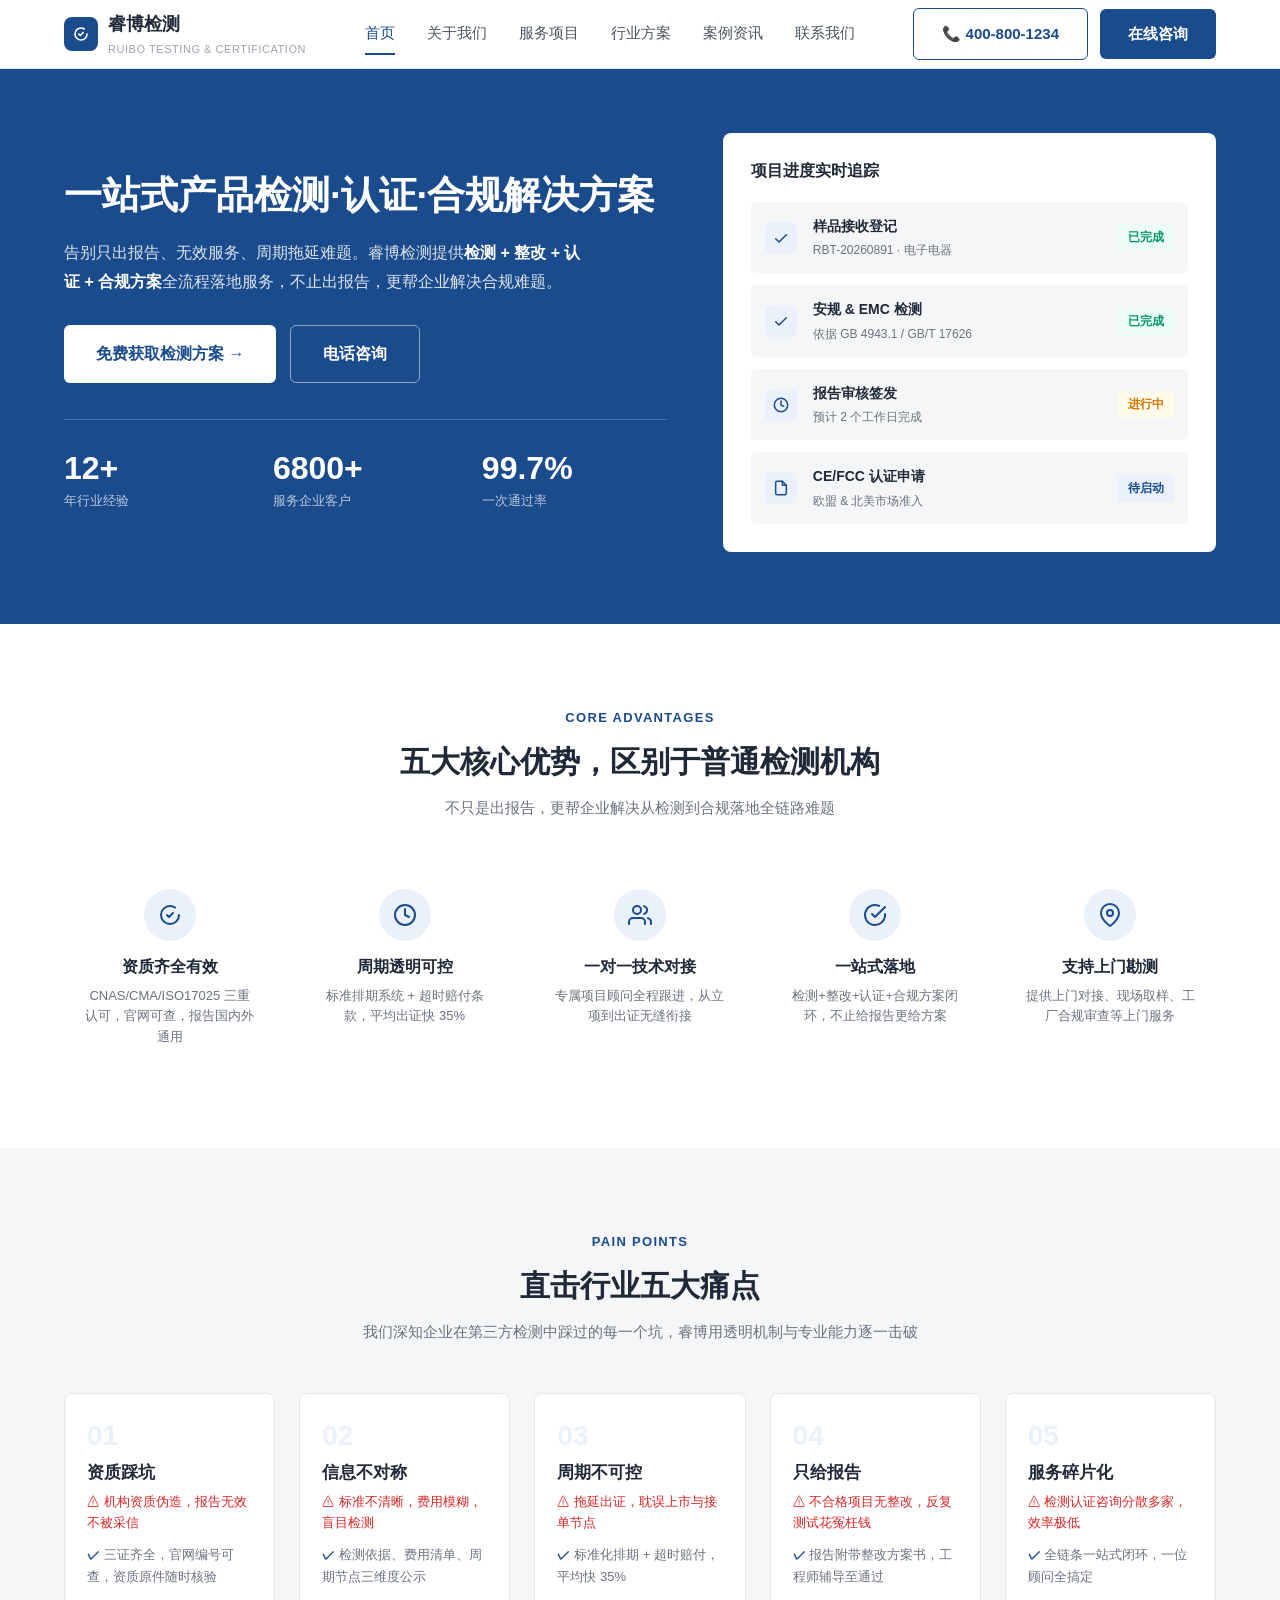
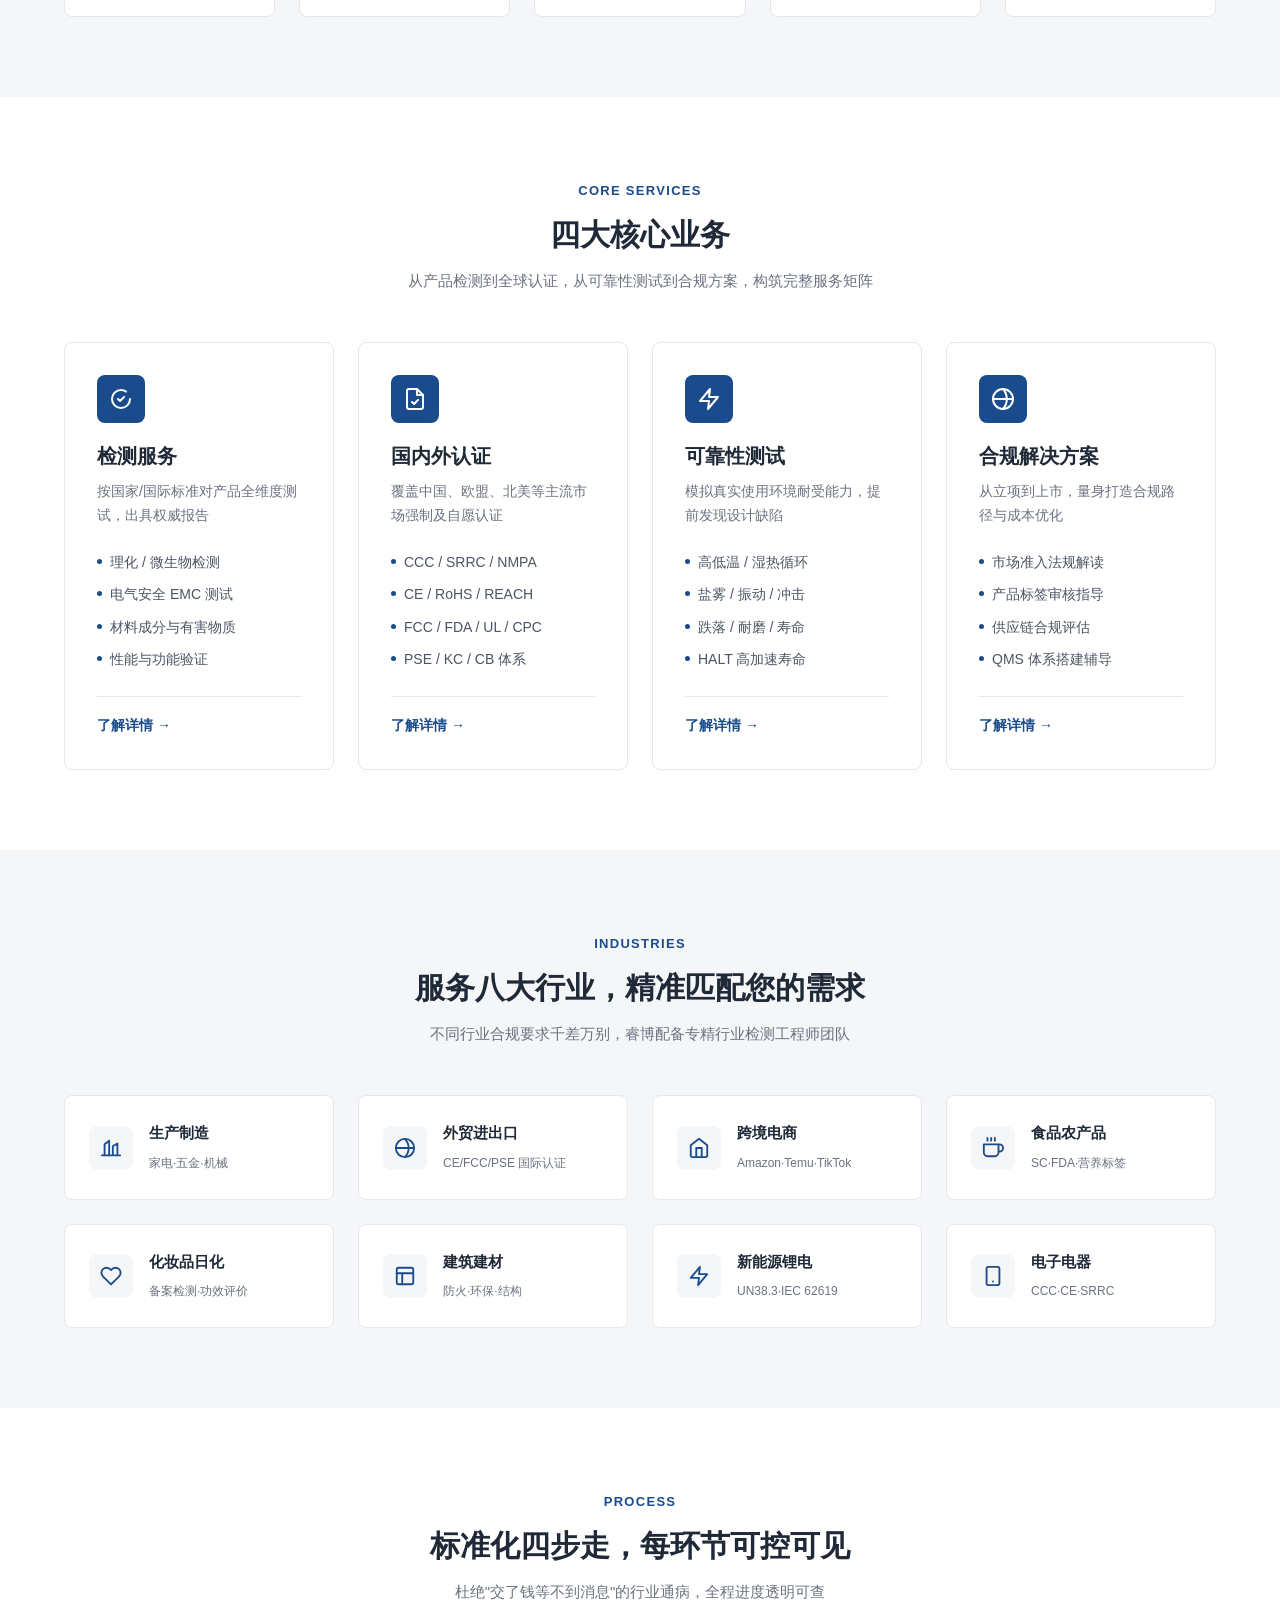
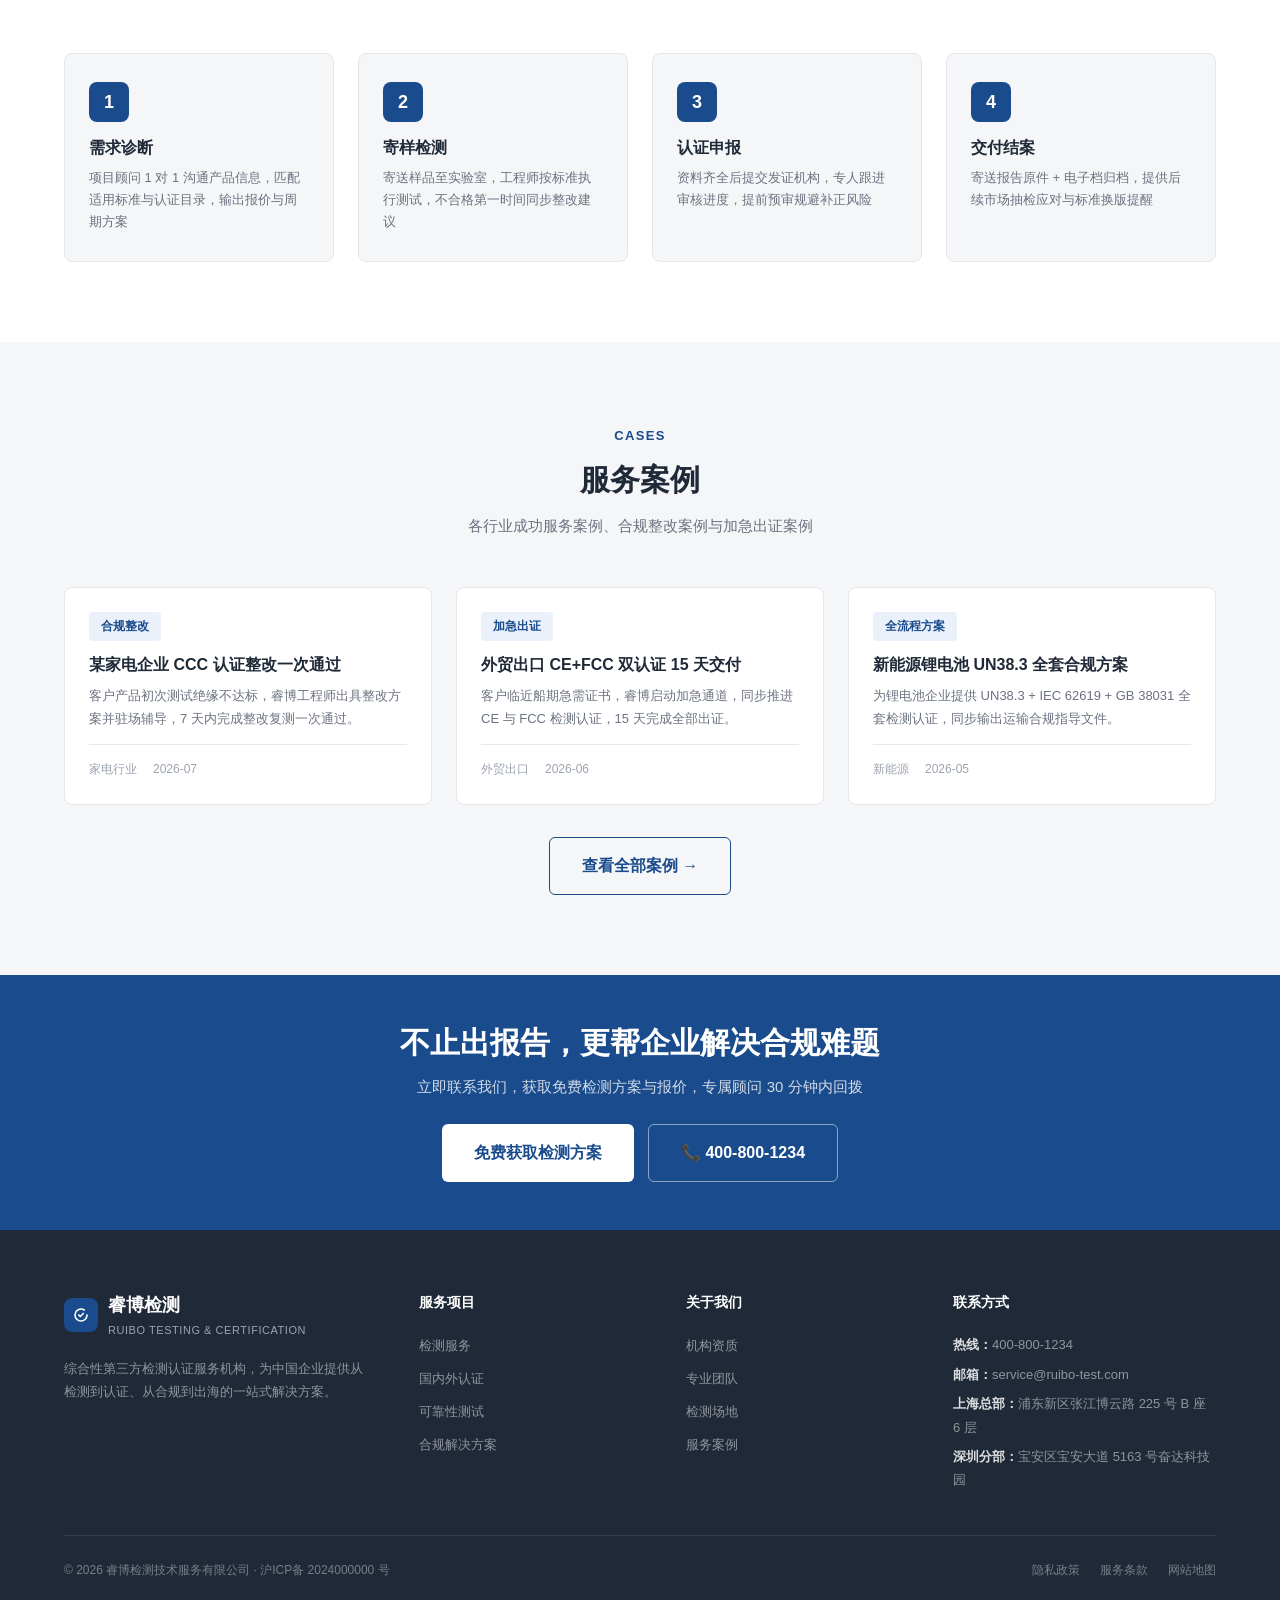
<file: index.html>
<!DOCTYPE html>
<html lang="zh-CN" class="trae-edit-mode-dragging"><head>
<meta charset="UTF-8">
<meta name="viewport" content="width=device-width, initial-scale=1.0">
<title>睿博检测技术服务 | 一站式第三方检测认证合规解决方案</title>
<meta name="description" content="睿博检测 - 专注产品检测、国内外认证、可靠性测试与合规解决方案的综合性第三方检测机构。不止出报告，更帮企业解决合规难题。服务制造、外贸、电商、食品、化妆品、建材、新能源等全行业。">
<link rel="stylesheet" href="css/style.css">
</head>
<body>

<!-- ============ 导航 ============ -->
<header class="header" style="box-shadow: none;">
  <div class="container header-inner">
    <a href="index.html" class="logo">
      <span class="logo-mark">
        <svg viewBox="0 0 24 24" fill="none" stroke="currentColor" stroke-width="2.2" stroke-linecap="round" stroke-linejoin="round"><path d="M9 12l2 2 4-4"></path><path d="M20 12c0 4.418-3.582 8-8 8s-8-3.582-8-8 3.582-8 8-8c1.6 0 3.087.468 4.34 1.275"></path></svg>
      </span>
      <span>睿博检测<small>RUIBO TESTING &amp; CERTIFICATION</small></span>
    </a>
    <nav class="nav-links">
      <a href="index.html" class="active">首页</a>
      <a href="about.html">关于我们</a>
      <a href="services.html">服务项目</a>
      <a href="industries.html">行业方案</a>
      <a href="cases.html">案例资讯</a>
      <a href="contact.html">联系我们</a>
    </nav>
    <div class="nav-cta">
      <a href="tel:400-800-1234" class="btn btn--outline">📞 400-800-1234</a>
      <a href="contact.html" class="btn btn--primary">在线咨询</a>
    </div>
    <button class="hamburger" id="hamburger" aria-label="菜单"><span></span><span></span><span></span></button>
  </div>
</header>
<div class="mobile-menu" id="mobileMenu">
  <a href="index.html">首页</a>
  <a href="about.html">关于我们</a>
  <a href="services.html">服务项目</a>
  <a href="industries.html">行业方案</a>
  <a href="cases.html">案例资讯</a>
  <a href="contact.html">联系我们</a>
  <a href="tel:400-800-1234" class="btn btn--outline">📞 400-800-1234</a>
  <a href="contact.html" class="btn btn--primary">在线咨询</a>
</div>

<!-- ============ HERO ============ -->
<section class="hero">
  <div class="container hero-inner">
    <div class="reveal in">
      <h1>一站式产品检测·认证·合规解决方案</h1>
      <p class="hero-sub">告别只出报告、无效服务、周期拖延难题。睿博检测提供<strong style="color:#fff">检测 + 整改 + 认证 + 合规方案</strong>全流程落地服务，不止出报告，更帮企业解决合规难题。</p>
      <div class="hero-ctas">
        <a href="contact.html" class="btn btn--white btn--lg">免费获取检测方案 →</a>
        <a href="tel:400-800-1234" class="btn btn--outline btn--lg" style="color:#fff;border-color:rgba(255,255,255,.5)">电话咨询</a>
      </div>
      <div class="hero-stats">
        <div><div class="n">12<span>+</span></div><div class="l">年行业经验</div></div>
        <div><div class="n">6800<span>+</span></div><div class="l">服务企业客户</div></div>
        <div><div class="n">99.7<span>%</span></div><div class="l">一次通过率</div></div>
      </div>
    </div>
    <div class="reveal in">
      <div class="hero-panel">
        <h3>项目进度实时追踪</h3>
        <div class="hero-panel-list">
          <div class="hero-panel-item">
            <span class="ico"><svg viewBox="0 0 24 24" fill="none" stroke="currentColor" stroke-width="2.2" stroke-linecap="round" stroke-linejoin="round"><path d="M20 7L9 18l-5-5"></path></svg></span>
            <div><div class="name">样品接收登记</div><div class="sub">RBT-20260891 · 电子电器</div></div>
            <span class="tag tag--done">已完成</span>
          </div>
          <div class="hero-panel-item">
            <span class="ico"><svg viewBox="0 0 24 24" fill="none" stroke="currentColor" stroke-width="2.2" stroke-linecap="round" stroke-linejoin="round"><path d="M20 7L9 18l-5-5"></path></svg></span>
            <div><div class="name">安规 &amp; EMC 检测</div><div class="sub">依据 GB 4943.1 / GB/T 17626</div></div>
            <span class="tag tag--done">已完成</span>
          </div>
          <div class="hero-panel-item">
            <span class="ico"><svg viewBox="0 0 24 24" fill="none" stroke="currentColor" stroke-width="2.2" stroke-linecap="round" stroke-linejoin="round"><circle cx="12" cy="12" r="10"></circle><path d="M12 6v6l4 2"></path></svg></span>
            <div><div class="name">报告审核签发</div><div class="sub">预计 2 个工作日完成</div></div>
            <span class="tag tag--doing">进行中</span>
          </div>
          <div class="hero-panel-item">
            <span class="ico"><svg viewBox="0 0 24 24" fill="none" stroke="currentColor" stroke-width="2.2" stroke-linecap="round" stroke-linejoin="round"><path d="M14 2H6a2 2 0 0 0-2 2v16a2 2 0 0 0 2 2h12a2 2 0 0 0 2-2V8z"></path><path d="M14 2v6h6"></path></svg></span>
            <div><div class="name">CE/FCC 认证申请</div><div class="sub">欧盟 &amp; 北美市场准入</div></div>
            <span class="tag">待启动</span>
          </div>
        </div>
      </div>
    </div>
  </div>
</section>

<!-- ============ 核心优势 ============ -->
<section class="section">
  <div class="container">
    <div class="section-head reveal in">
      <span class="eyebrow">CORE ADVANTAGES</span>
      <h2>五大核心优势，区别于普通检测机构</h2>
      <p>不只是出报告，更帮企业解决从检测到合规落地全链路难题</p>
    </div>
    <div class="adv-grid reveal in">
      <div class="adv-item">
        <div class="adv-ico"><svg viewBox="0 0 24 24" fill="none" stroke="currentColor" stroke-width="2" stroke-linecap="round" stroke-linejoin="round"><path d="M9 12l2 2 4-4"></path><path d="M21 12c0 4.97-4.03 9-9 9s-9-4.03-9-9 4.03-9 9-9c1.88 0 3.61.58 5.04 1.56"></path></svg></div>
        <h4>资质齐全有效</h4>
        <p>CNAS/CMA/ISO17025 三重认可，官网可查，报告国内外通用</p>
      </div>
      <div class="adv-item">
        <div class="adv-ico"><svg viewBox="0 0 24 24" fill="none" stroke="currentColor" stroke-width="2" stroke-linecap="round" stroke-linejoin="round"><circle cx="12" cy="12" r="10"></circle><path d="M12 6v6l4 2"></path></svg></div>
        <h4>周期透明可控</h4>
        <p>标准排期系统 + 超时赔付条款，平均出证快 35%</p>
      </div>
      <div class="adv-item">
        <div class="adv-ico"><svg viewBox="0 0 24 24" fill="none" stroke="currentColor" stroke-width="2" stroke-linecap="round" stroke-linejoin="round"><path d="M17 21v-2a4 4 0 0 0-4-4H5a4 4 0 0 0-4 4v2"></path><circle cx="9" cy="7" r="4"></circle><path d="M23 21v-2a4 4 0 0 0-3-3.87"></path><path d="M16 3.13a4 4 0 0 1 0 7.75"></path></svg></div>
        <h4>一对一技术对接</h4>
        <p>专属项目顾问全程跟进，从立项到出证无缝衔接</p>
      </div>
      <div class="adv-item">
        <div class="adv-ico"><svg viewBox="0 0 24 24" fill="none" stroke="currentColor" stroke-width="2" stroke-linecap="round" stroke-linejoin="round"><path d="M22 11.08V12a10 10 0 1 1-5.93-9.14"></path><path d="M22 4L12 14.01l-3-3"></path></svg></div>
        <h4>一站式落地</h4>
        <p>检测+整改+认证+合规方案闭环，不止给报告更给方案</p>
      </div>
      <div class="adv-item">
        <div class="adv-ico"><svg viewBox="0 0 24 24" fill="none" stroke="currentColor" stroke-width="2" stroke-linecap="round" stroke-linejoin="round"><path d="M21 10c0 7-9 13-9 13s-9-6-9-13a9 9 0 0 1 18 0z"></path><circle cx="12" cy="10" r="3"></circle></svg></div>
        <h4>支持上门勘测</h4>
        <p>提供上门对接、现场取样、工厂合规审查等上门服务</p>
      </div>
    </div>
  </div>
</section>

<!-- ============ 核心痛点 ============ -->
<section class="section section--gray">
  <div class="container">
    <div class="section-head reveal in">
      <span class="eyebrow">PAIN POINTS</span>
      <h2>直击行业五大痛点</h2>
      <p>我们深知企业在第三方检测中踩过的每一个坑，睿博用透明机制与专业能力逐一击破</p>
    </div>
    <div class="pain-grid reveal in">
      <div class="pain-card">
        <div class="pain-num">01</div>
        <h4>资质踩坑</h4>
        <div class="pain">机构资质伪造，报告无效不被采信</div>
        <div class="solv">三证齐全，官网编号可查，资质原件随时核验</div>
      </div>
      <div class="pain-card">
        <div class="pain-num">02</div>
        <h4>信息不对称</h4>
        <div class="pain">标准不清晰，费用模糊，盲目检测</div>
        <div class="solv">检测依据、费用清单、周期节点三维度公示</div>
      </div>
      <div class="pain-card">
        <div class="pain-num">03</div>
        <h4>周期不可控</h4>
        <div class="pain">拖延出证，耽误上市与接单节点</div>
        <div class="solv">标准化排期 + 超时赔付，平均快 35%</div>
      </div>
      <div class="pain-card">
        <div class="pain-num">04</div>
        <h4>只给报告</h4>
        <div class="pain">不合格项目无整改，反复测试花冤枉钱</div>
        <div class="solv">报告附带整改方案书，工程师辅导至通过</div>
      </div>
      <div class="pain-card">
        <div class="pain-num">05</div>
        <h4>服务碎片化</h4>
        <div class="pain">检测认证咨询分散多家，效率极低</div>
        <div class="solv">全链条一站式闭环，一位顾问全搞定</div>
      </div>
    </div>
  </div>
</section>

<!-- ============ 四大核心服务 ============ -->
<section class="section">
  <div class="container">
    <div class="section-head reveal in">
      <span class="eyebrow">CORE SERVICES</span>
      <h2>四大核心业务</h2>
      <p>从产品检测到全球认证，从可靠性测试到合规方案，构筑完整服务矩阵</p>
    </div>
    <div class="grid grid-4 reveal in">
      <div class="svc-card">
        <div class="svc-ico"><svg viewBox="0 0 24 24" fill="none" stroke="currentColor" stroke-width="2" stroke-linecap="round" stroke-linejoin="round"><path d="M9 12l2 2 4-4"></path><path d="M21 12c0 4.97-4.03 9-9 9s-9-4.03-9-9 4.03-9 9-9c1.88 0 3.61.58 5.04 1.56"></path></svg></div>
        <h3>检测服务</h3>
        <p class="svc-desc">按国家/国际标准对产品全维度测试，出具权威报告</p>
        <ul>
          <li>理化 / 微生物检测</li>
          <li>电气安全 EMC 测试</li>
          <li>材料成分与有害物质</li>
          <li>性能与功能验证</li>
        </ul>
        <a href="services.html" class="svc-link">了解详情 →</a>
      </div>
      <div class="svc-card">
        <div class="svc-ico"><svg viewBox="0 0 24 24" fill="none" stroke="currentColor" stroke-width="2" stroke-linecap="round" stroke-linejoin="round"><path d="M14 2H6a2 2 0 0 0-2 2v16a2 2 0 0 0 2 2h12a2 2 0 0 0 2-2V8z"></path><path d="M14 2v6h6"></path><path d="M9 15l2 2 4-4"></path></svg></div>
        <h3>国内外认证</h3>
        <p class="svc-desc">覆盖中国、欧盟、北美等主流市场强制及自愿认证</p>
        <ul>
          <li>CCC / SRRC / NMPA</li>
          <li>CE / RoHS / REACH</li>
          <li>FCC / FDA / UL / CPC</li>
          <li>PSE / KC / CB 体系</li>
        </ul>
        <a href="services.html" class="svc-link">了解详情 →</a>
      </div>
      <div class="svc-card">
        <div class="svc-ico"><svg viewBox="0 0 24 24" fill="none" stroke="currentColor" stroke-width="2" stroke-linecap="round" stroke-linejoin="round"><path d="M13 2L3 14h9l-1 8 10-12h-9l1-8z"></path></svg></div>
        <h3>可靠性测试</h3>
        <p class="svc-desc">模拟真实使用环境耐受能力，提前发现设计缺陷</p>
        <ul>
          <li>高低温 / 湿热循环</li>
          <li>盐雾 / 振动 / 冲击</li>
          <li>跌落 / 耐磨 / 寿命</li>
          <li>HALT 高加速寿命</li>
        </ul>
        <a href="services.html" class="svc-link">了解详情 →</a>
      </div>
      <div class="svc-card">
        <div class="svc-ico"><svg viewBox="0 0 24 24" fill="none" stroke="currentColor" stroke-width="2" stroke-linecap="round" stroke-linejoin="round"><circle cx="12" cy="12" r="10"></circle><path d="M12 2a15 15 0 0 1 0 20M2 12h20"></path></svg></div>
        <h3>合规解决方案</h3>
        <p class="svc-desc">从立项到上市，量身打造合规路径与成本优化</p>
        <ul>
          <li>市场准入法规解读</li>
          <li>产品标签审核指导</li>
          <li>供应链合规评估</li>
          <li>QMS 体系搭建辅导</li>
        </ul>
        <a href="services.html" class="svc-link">了解详情 →</a>
      </div>
    </div>
  </div>
</section>

<!-- ============ 行业入口 ============ -->
<section class="section section--gray">
  <div class="container">
    <div class="section-head reveal">
      <span class="eyebrow">INDUSTRIES</span>
      <h2>服务八大行业，精准匹配您的需求</h2>
      <p>不同行业合规要求千差万别，睿博配备专精行业检测工程师团队</p>
    </div>
    <div class="ind-grid reveal">
      <a href="industries.html" class="ind-card">
        <span class="ind-ico"><svg viewBox="0 0 24 24" fill="none" stroke="currentColor" stroke-width="2" stroke-linecap="round" stroke-linejoin="round"><path d="M2 20h20M5 20V8l5-4v16M14 20V10l5-3v13"></path></svg></span>
        <div><h5>生产制造</h5><small>家电·五金·机械</small></div>
      </a>
      <a href="industries.html" class="ind-card">
        <span class="ind-ico"><svg viewBox="0 0 24 24" fill="none" stroke="currentColor" stroke-width="2" stroke-linecap="round" stroke-linejoin="round"><circle cx="12" cy="12" r="10"></circle><path d="M2 12h20M12 2a15 15 0 0 1 4 10 15 15 0 0 1-4 10"></path></svg></span>
        <div><h5>外贸进出口</h5><small>CE/FCC/PSE 国际认证</small></div>
      </a>
      <a href="industries.html" class="ind-card">
        <span class="ind-ico"><svg viewBox="0 0 24 24" fill="none" stroke="currentColor" stroke-width="2" stroke-linecap="round" stroke-linejoin="round"><path d="M3 9l9-7 9 7v11a2 2 0 0 1-2 2H5a2 2 0 0 1-2-2z"></path><path d="M9 22V12h6v10"></path></svg></span>
        <div><h5>跨境电商</h5><small>Amazon·Temu·TikTok</small></div>
      </a>
      <a href="industries.html" class="ind-card">
        <span class="ind-ico"><svg viewBox="0 0 24 24" fill="none" stroke="currentColor" stroke-width="2" stroke-linecap="round" stroke-linejoin="round"><path d="M18 8h1a4 4 0 0 1 0 8h-1M2 8h16v9a4 4 0 0 1-4 4H6a4 4 0 0 1-4-4z"></path><path d="M6 1v3M10 1v3M14 1v3"></path></svg></span>
        <div><h5>食品农产品</h5><small>SC·FDA·营养标签</small></div>
      </a>
      <a href="industries.html" class="ind-card">
        <span class="ind-ico"><svg viewBox="0 0 24 24" fill="none" stroke="currentColor" stroke-width="2" stroke-linecap="round" stroke-linejoin="round"><path d="M20.84 4.61a5.5 5.5 0 0 0-7.78 0L12 5.67l-1.06-1.06a5.5 5.5 0 0 0-7.78 7.78l1.06 1.06L12 21.23l7.78-7.78 1.06-1.06a5.5 5.5 0 0 0 0-7.78z"></path></svg></span>
        <div><h5>化妆品日化</h5><small>备案检测·功效评价</small></div>
      </a>
      <a href="industries.html" class="ind-card">
        <span class="ind-ico"><svg viewBox="0 0 24 24" fill="none" stroke="currentColor" stroke-width="2" stroke-linecap="round" stroke-linejoin="round"><rect x="3" y="3" width="18" height="18" rx="2"></rect><path d="M3 9h18M9 21V9"></path></svg></span>
        <div><h5>建筑建材</h5><small>防火·环保·结构</small></div>
      </a>
      <a href="industries.html" class="ind-card">
        <span class="ind-ico"><svg viewBox="0 0 24 24" fill="none" stroke="currentColor" stroke-width="2" stroke-linecap="round" stroke-linejoin="round"><path d="M13 2L3 14h9l-1 8 10-12h-9l1-8z"></path></svg></span>
        <div><h5>新能源锂电</h5><small>UN38.3·IEC 62619</small></div>
      </a>
      <a href="industries.html" class="ind-card">
        <span class="ind-ico"><svg viewBox="0 0 24 24" fill="none" stroke="currentColor" stroke-width="2" stroke-linecap="round" stroke-linejoin="round"><rect x="5" y="2" width="14" height="20" rx="2"></rect><path d="M12 18h.01"></path></svg></span>
        <div><h5>电子电器</h5><small>CCC·CE·SRRC</small></div>
      </a>
    </div>
  </div>
</section>

<!-- ============ 服务流程 ============ -->
<section class="section">
  <div class="container">
    <div class="section-head reveal">
      <span class="eyebrow">PROCESS</span>
      <h2>标准化四步走，每环节可控可见</h2>
      <p>杜绝"交了钱等不到消息"的行业通病，全程进度透明可查</p>
    </div>
    <div class="steps reveal">
      <div class="step">
        <div class="step-num">1</div>
        <h4>需求诊断</h4>
        <p>项目顾问 1 对 1 沟通产品信息，匹配适用标准与认证目录，输出报价与周期方案</p>
      </div>
      <div class="step">
        <div class="step-num">2</div>
        <h4>寄样检测</h4>
        <p>寄送样品至实验室，工程师按标准执行测试，不合格第一时间同步整改建议</p>
      </div>
      <div class="step">
        <div class="step-num">3</div>
        <h4>认证申报</h4>
        <p>资料齐全后提交发证机构，专人跟进审核进度，提前预审规避补正风险</p>
      </div>
      <div class="step">
        <div class="step-num">4</div>
        <h4>交付结案</h4>
        <p>寄送报告原件 + 电子档归档，提供后续市场抽检应对与标准换版提醒</p>
      </div>
    </div>
  </div>
</section>

<!-- ============ 案例预览 ============ -->
<section class="section section--gray">
  <div class="container">
    <div class="section-head reveal">
      <span class="eyebrow">CASES</span>
      <h2>服务案例</h2>
      <p>各行业成功服务案例、合规整改案例与加急出证案例</p>
    </div>
    <div class="grid grid-3 reveal">
      <div class="case-card">
        <div class="case-body">
          <span class="case-tag">合规整改</span>
          <h4>某家电企业 CCC 认证整改一次通过</h4>
          <p>客户产品初次测试绝缘不达标，睿博工程师出具整改方案并驻场辅导，7 天内完成整改复测一次通过。</p>
          <div class="case-meta"><span>家电行业</span><span>2026-07</span></div>
        </div>
      </div>
      <div class="case-card">
        <div class="case-body">
          <span class="case-tag">加急出证</span>
          <h4>外贸出口 CE+FCC 双认证 15 天交付</h4>
          <p>客户临近船期急需证书，睿博启动加急通道，同步推进 CE 与 FCC 检测认证，15 天完成全部出证。</p>
          <div class="case-meta"><span>外贸出口</span><span>2026-06</span></div>
        </div>
      </div>
      <div class="case-card">
        <div class="case-body">
          <span class="case-tag">全流程方案</span>
          <h4>新能源锂电池 UN38.3 全套合规方案</h4>
          <p>为锂电池企业提供 UN38.3 + IEC 62619 + GB 38031 全套检测认证，同步输出运输合规指导文件。</p>
          <div class="case-meta"><span>新能源</span><span>2026-05</span></div>
        </div>
      </div>
    </div>
    <div class="text-center mt-32 reveal">
      <a href="cases.html" class="btn btn--outline btn--lg">查看全部案例 →</a>
    </div>
  </div>
</section>

<!-- ============ CTA 横幅 ============ -->
<section class="cta-bar">
  <div class="container reveal">
    <h2>不止出报告，更帮企业解决合规难题</h2>
    <p>立即联系我们，获取免费检测方案与报价，专属顾问 30 分钟内回拨</p>
    <div class="btn-group">
      <a href="contact.html" class="btn btn--white btn--lg">免费获取检测方案</a>
      <a href="tel:400-800-1234" class="btn btn--outline btn--lg" style="color:#fff;border-color:rgba(255,255,255,.5)">📞 400-800-1234</a>
    </div>
  </div>
</section>

<!-- ============ 页脚 ============ -->
<footer class="footer">
  <div class="container">
    <div class="footer-grid">
      <div class="footer-brand">
        <div class="logo">
          <span class="logo-mark"><svg viewBox="0 0 24 24" fill="none" stroke="currentColor" stroke-width="2.2" stroke-linecap="round" stroke-linejoin="round"><path d="M9 12l2 2 4-4"></path><path d="M20 12c0 4.418-3.582 8-8 8s-8-3.582-8-8 3.582-8 8-8c1.6 0 3.087.468 4.34 1.275"></path></svg></span>
          <span>睿博检测<small>RUIBO TESTING &amp; CERTIFICATION</small></span>
        </div>
        <p>综合性第三方检测认证服务机构，为中国企业提供从检测到认证、从合规到出海的一站式解决方案。</p>
      </div>
      <div class="footer-col">
        <h6>服务项目</h6>
        <a href="services.html">检测服务</a>
        <a href="services.html">国内外认证</a>
        <a href="services.html">可靠性测试</a>
        <a href="services.html">合规解决方案</a>
      </div>
      <div class="footer-col">
        <h6>关于我们</h6>
        <a href="about.html">机构资质</a>
        <a href="about.html">专业团队</a>
        <a href="about.html">检测场地</a>
        <a href="cases.html">服务案例</a>
      </div>
      <div class="footer-col">
        <h6>联系方式</h6>
        <div class="addr"><strong>热线：</strong>400-800-1234</div>
        <div class="addr"><strong>邮箱：</strong>service@ruibo-test.com</div>
        <div class="addr"><strong>上海总部：</strong>浦东新区张江博云路 225 号 B 座 6 层</div>
        <div class="addr"><strong>深圳分部：</strong>宝安区宝安大道 5163 号奋达科技园</div>
      </div>
    </div>
    <div class="footer-bottom">
      <div>© 2026 睿博检测技术服务有限公司 · 沪ICP备 2024000000 号</div>
      <div class="links">
        <a href="#">隐私政策</a>
        <a href="#">服务条款</a>
        <a href="#">网站地图</a>
      </div>
    </div>
  </div>
</footer>

<script src="js/main.js"></script>


</body></html>
</file>
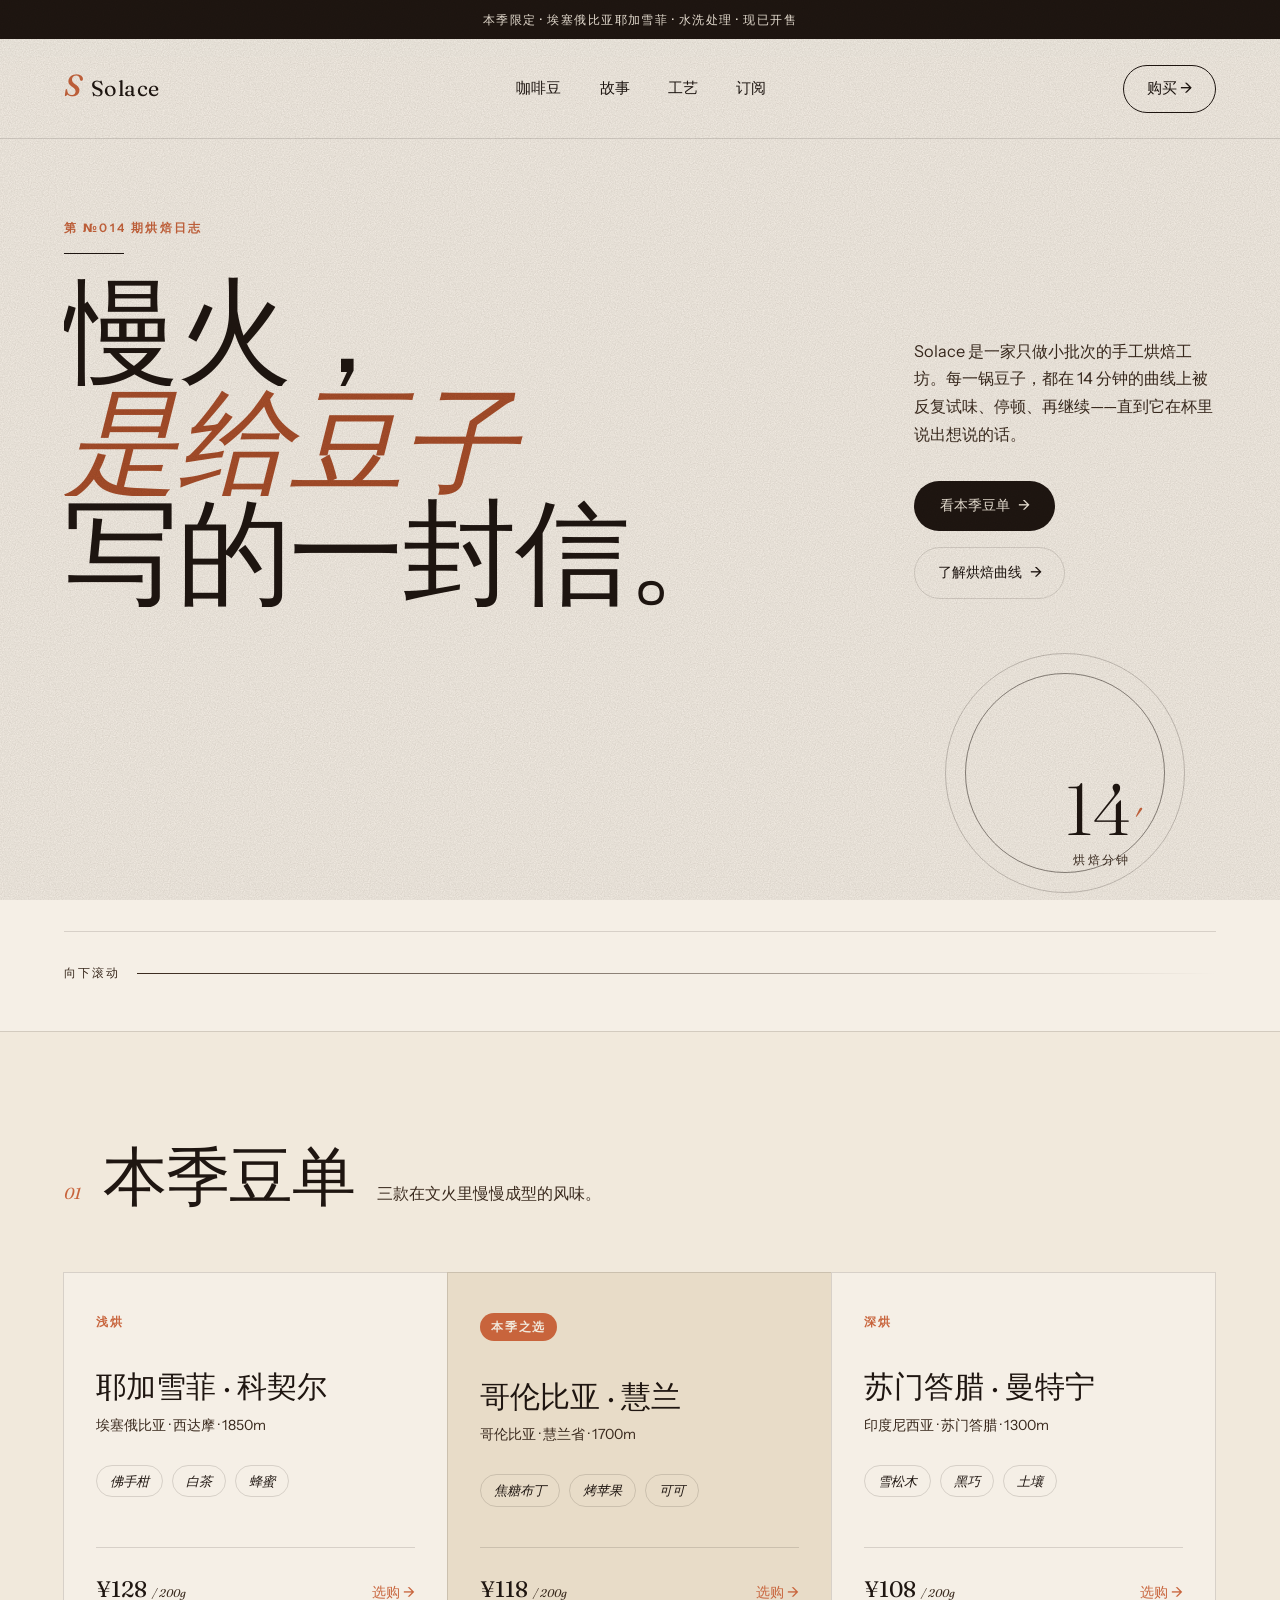
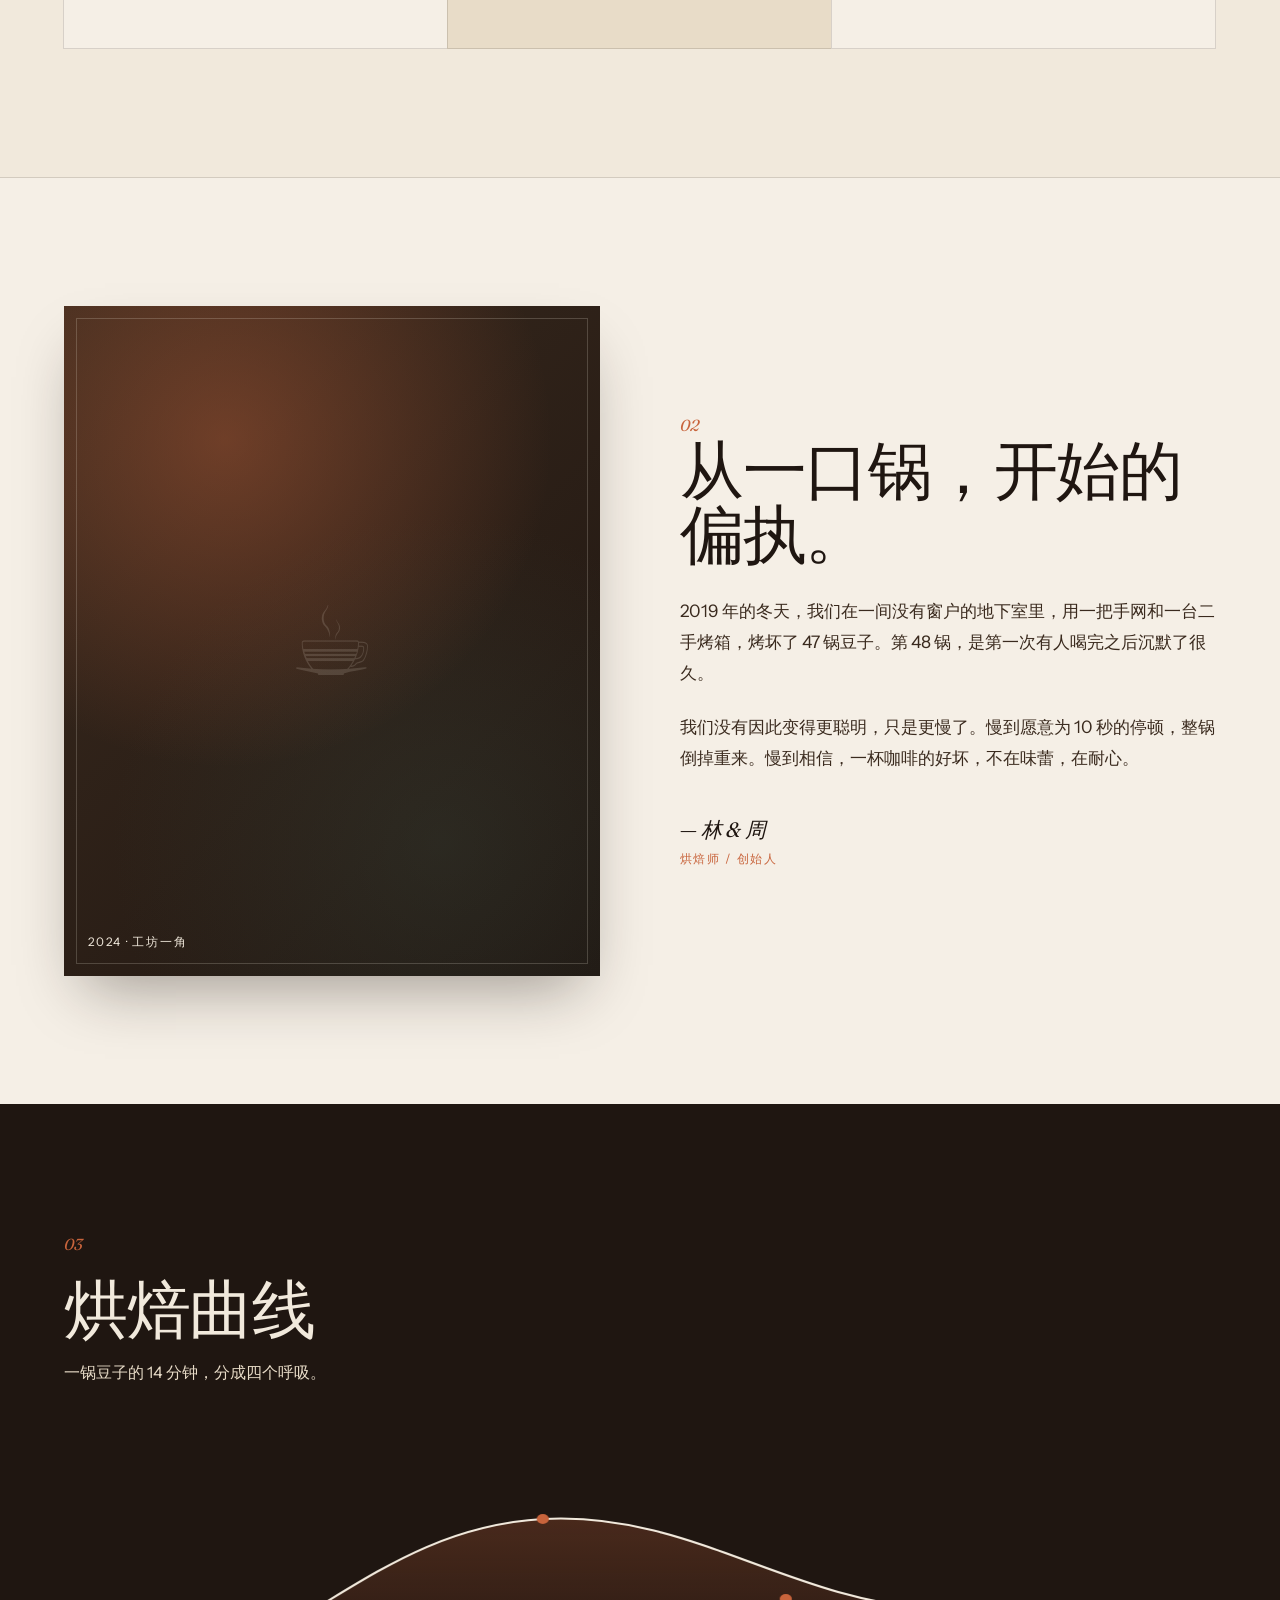
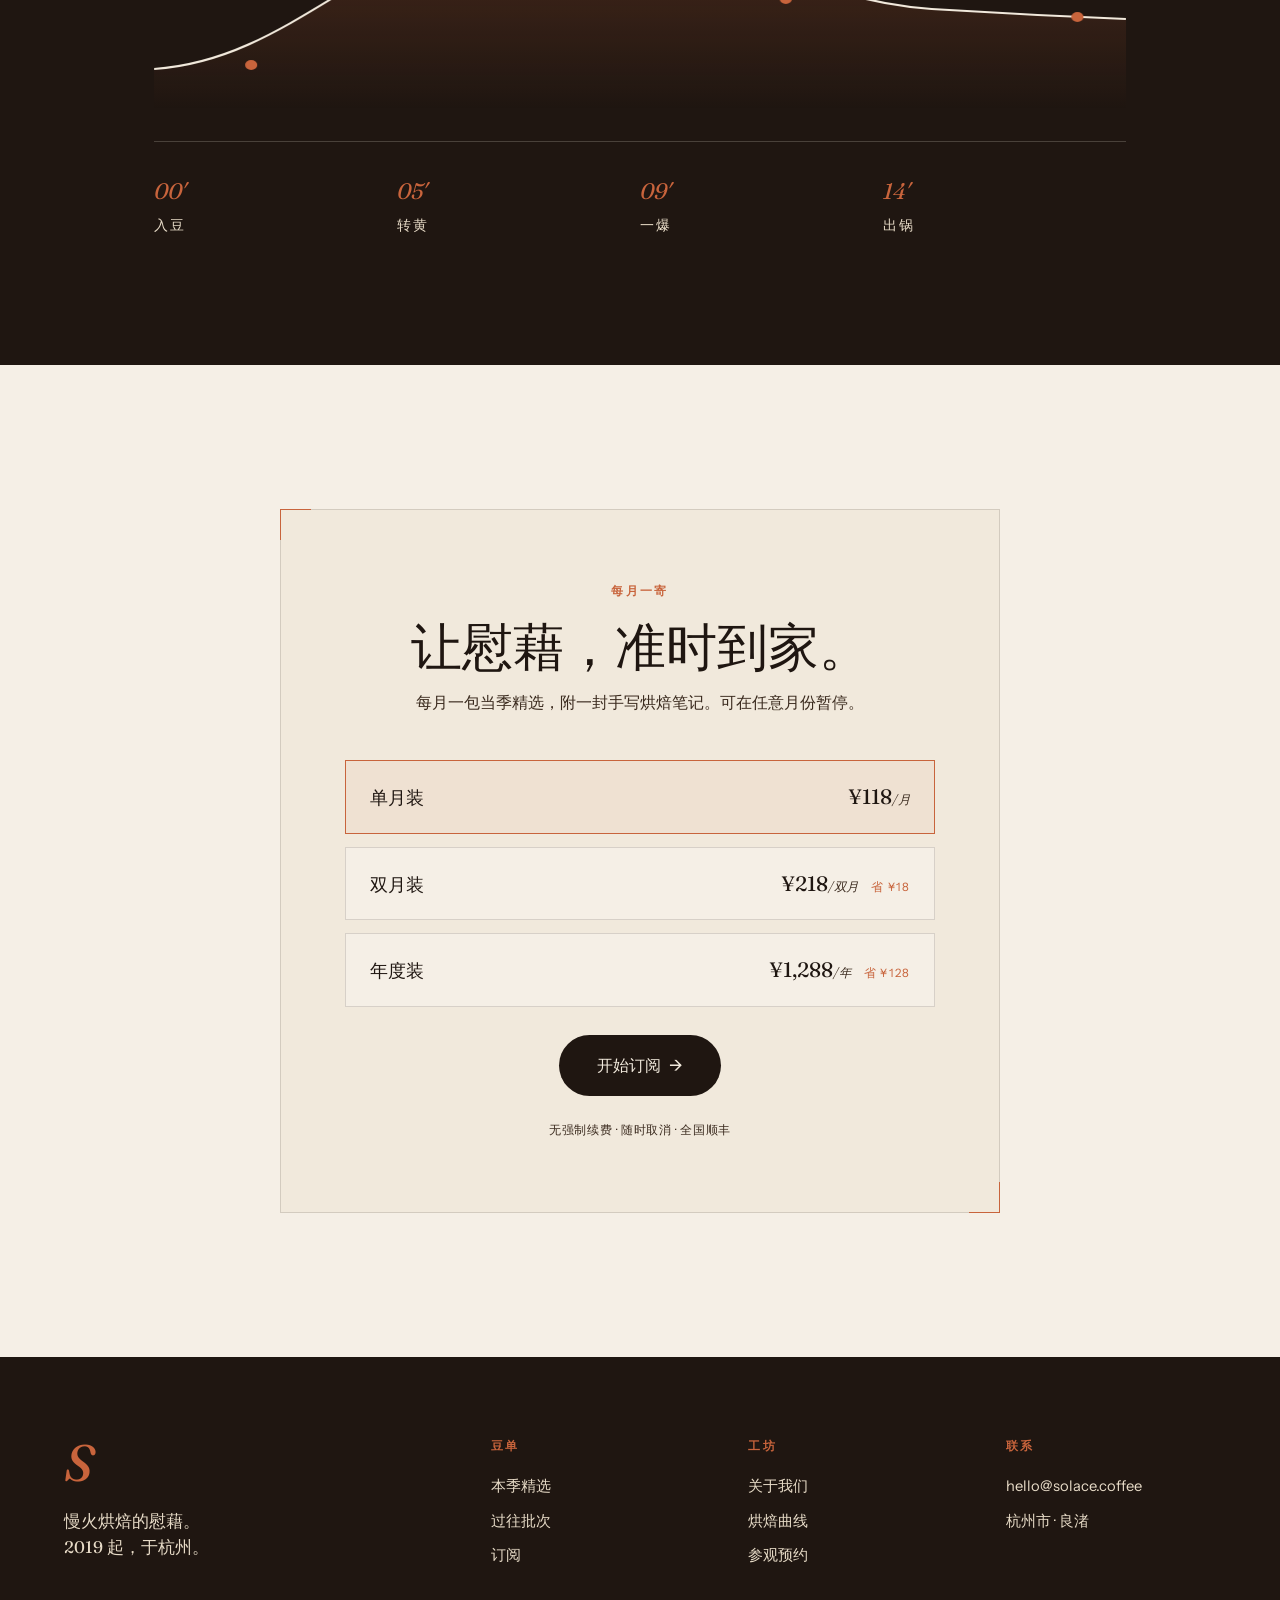
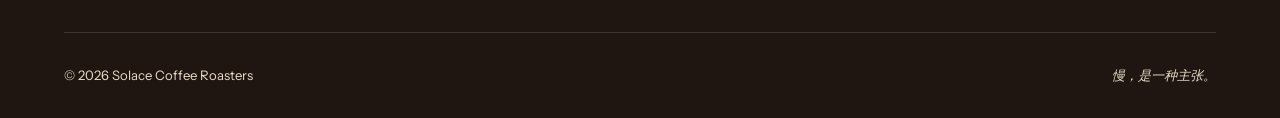
<file: solace/index.html>
<!DOCTYPE html>
<html lang="zh-CN">
<head>
  <meta charset="UTF-8" />
  <meta name="viewport" content="width=device-width, initial-scale=1.0" />
  <title>Solace — 慢火烘焙的慰藉</title>
  <link rel="preconnect" href="https://fonts.googleapis.com" />
  <link rel="preconnect" href="https://fonts.gstatic.com" crossorigin />
  <link href="https://fonts.googleapis.com/css2?family=Fraunces:ital,opsz,wght@0,9..144,300;0,9..144,400;0,9..144,500;0,9..144,700;1,9..144,300;1,9..144,400&family=Instrument+Sans:wght@400;500;600&display=swap" rel="stylesheet" />
  <link rel="stylesheet" href="styles.css" />
</head>
<body>
  <!-- 噪点纹理叠加层 -->
  <div class="grain" aria-hidden="true"></div>

  <!-- 顶部公告条 -->
  <div class="announce">
    <span>本季限定 · 埃塞俄比亚耶加雪菲 · 水洗处理 · 现已开售</span>
  </div>

  <!-- 导航 -->
  <header class="nav">
    <a href="#" class="logo">
      <span class="logo-mark">S</span>
      <span class="logo-text">Solace</span>
    </a>
    <nav class="nav-links">
      <a href="#beans">咖啡豆</a>
      <a href="#story">故事</a>
      <a href="#craft">工艺</a>
      <a href="#subscribe">订阅</a>
    </nav>
    <a href="#subscribe" class="nav-cta">购买 <span class="arrow">→</span></a>
  </header>

  <!-- Hero 区 -->
  <section class="hero">
    <div class="hero-grid">
      <div class="hero-meta">
        <span class="eyebrow">第 №014 期烘焙日志</span>
        <span class="eyebrow-line"></span>
      </div>
      <h1 class="hero-title">
        <span class="line">慢火，</span>
        <span class="line"><em>是给豆子</em></span>
        <span class="line">写的一封信。</span>
      </h1>
      <div class="hero-side">
        <p class="hero-lede">
          Solace 是一家只做小批次的手工烘焙工坊。每一锅豆子，都在 14 分钟的曲线上被反复试味、停顿、再继续——直到它在杯里说出想说的话。
        </p>
        <div class="hero-actions">
          <a href="#beans" class="btn-primary">看本季豆单</a>
          <a href="#craft" class="btn-ghost">了解烘焙曲线</a>
        </div>
      </div>
      <figure class="hero-visual">
        <div class="hero-stamp">
          <span class="stamp-num">14<span class="unit">′</span></span>
          <span class="stamp-label">烘焙分钟</span>
        </div>
        <div class="hero-ring"></div>
        <div class="hero-ring hero-ring--2"></div>
      </figure>
    </div>
    <div class="hero-foot">
      <span class="scroll-cue">向下滚动</span>
      <span class="scroll-line"></span>
    </div>
  </section>

  <!-- 本季豆单 -->
  <section class="beans" id="beans">
    <header class="section-head">
      <span class="section-no">01</span>
      <h2 class="section-title">本季豆单</h2>
      <p class="section-sub">三款在文火里慢慢成型的风味。</p>
    </header>

    <div class="bean-grid">
      <article class="bean">
        <div class="bean-tag">浅烘</div>
        <h3 class="bean-name">耶加雪菲 · 科契尔</h3>
        <p class="bean-origin">埃塞俄比亚 · 西达摩 · 1850m</p>
        <ul class="bean-notes">
          <li>佛手柑</li>
          <li>白茶</li>
          <li>蜂蜜</li>
        </ul>
        <div class="bean-foot">
          <span class="price">¥128 <span class="unit">/ 200g</span></span>
          <a href="#subscribe" class="bean-buy">选购 →</a>
        </div>
      </article>

      <article class="bean bean--feature">
        <div class="bean-tag bean-tag--accent">本季之选</div>
        <h3 class="bean-name">哥伦比亚 · 慧兰</h3>
        <p class="bean-origin">哥伦比亚 · 慧兰省 · 1700m</p>
        <ul class="bean-notes">
          <li>焦糖布丁</li>
          <li>烤苹果</li>
          <li>可可</li>
        </ul>
        <div class="bean-foot">
          <span class="price">¥118 <span class="unit">/ 200g</span></span>
          <a href="#subscribe" class="bean-buy">选购 →</a>
        </div>
      </article>

      <article class="bean">
        <div class="bean-tag">深烘</div>
        <h3 class="bean-name">苏门答腊 · 曼特宁</h3>
        <p class="bean-origin">印度尼西亚 · 苏门答腊 · 1300m</p>
        <ul class="bean-notes">
          <li>雪松木</li>
          <li>黑巧</li>
          <li>土壤</li>
        </ul>
        <div class="bean-foot">
          <span class="price">¥108 <span class="unit">/ 200g</span></span>
          <a href="#subscribe" class="bean-buy">选购 →</a>
        </div>
      </article>
    </div>
  </section>

  <!-- 故事 -->
  <section class="story" id="story">
    <div class="story-grid">
      <div class="story-image">
        <div class="story-frame">
          <span class="story-cap">2024 · 工坊一角</span>
        </div>
      </div>
      <div class="story-text">
        <span class="section-no">02</span>
        <h2 class="section-title section-title--left">从一口锅，开始的偏执。</h2>
        <p>
          2019 年的冬天，我们在一间没有窗户的地下室里，用一把手网和一台二手烤箱，烤坏了 47 锅豆子。第 48 锅，是第一次有人喝完之后沉默了很久。
        </p>
        <p>
          我们没有因此变得更聪明，只是更慢了。慢到愿意为 10 秒的停顿，整锅倒掉重来。慢到相信，一杯咖啡的好坏，不在味蕾，在耐心。
        </p>
        <div class="story-sig">
          <span class="sig-name">— 林 & 周</span>
          <span class="sig-role">烘焙师 / 创始人</span>
        </div>
      </div>
    </div>
  </section>

  <!-- 工艺 -->
  <section class="craft" id="craft">
    <header class="section-head section-head--center">
      <span class="section-no">03</span>
      <h2 class="section-title">烘焙曲线</h2>
      <p class="section-sub">一锅豆子的 14 分钟，分成四个呼吸。</p>
    </header>

    <div class="curve">
      <svg class="curve-svg" viewBox="0 0 800 260" preserveAspectRatio="none">
        <defs>
          <linearGradient id="curveFill" x1="0" y1="0" x2="0" y2="1">
            <stop offset="0%" stop-color="#C8643C" stop-opacity="0.25" />
            <stop offset="100%" stop-color="#C8643C" stop-opacity="0" />
          </linearGradient>
        </defs>
        <path class="curve-area" d="M0,220 C120,210 180,80 320,70 C440,62 520,150 640,160 C720,166 760,168 800,170 L800,260 L0,260 Z" fill="url(#curveFill)" />
        <path class="curve-line" d="M0,220 C120,210 180,80 320,70 C440,62 520,150 640,160 C720,166 760,168 800,170" fill="none" stroke="#2B1810" stroke-width="2" />
        <circle class="curve-dot curve-dot--1" cx="80" cy="216" r="5" />
        <circle class="curve-dot curve-dot--2" cx="320" cy="70" r="5" />
        <circle class="curve-dot curve-dot--3" cx="520" cy="150" r="5" />
        <circle class="curve-dot curve-dot--4" cx="760" cy="168" r="5" />
      </svg>
      <div class="curve-stages">
        <div class="stage">
          <span class="stage-time">00′</span>
          <span class="stage-name">入豆</span>
        </div>
        <div class="stage">
          <span class="stage-time">05′</span>
          <span class="stage-name">转黄</span>
        </div>
        <div class="stage">
          <span class="stage-time">09′</span>
          <span class="stage-name">一爆</span>
        </div>
        <div class="stage">
          <span class="stage-time">14′</span>
          <span class="stage-name">出锅</span>
        </div>
      </div>
    </div>
  </section>

  <!-- 订阅 -->
  <section class="subscribe" id="subscribe">
    <div class="subscribe-card">
      <span class="eyebrow eyebrow--light">每月一寄</span>
      <h2 class="subscribe-title">让慰藉，准时到家。</h2>
      <p class="subscribe-sub">每月一包当季精选，附一封手写烘焙笔记。可在任意月份暂停。</p>

      <form class="plan" onsubmit="return false;">
        <label class="plan-opt">
          <input type="radio" name="plan" checked />
          <span class="plan-box">
            <span class="plan-name">单月装</span>
            <span class="plan-price">¥118<span class="plan-unit">/月</span></span>
          </span>
        </label>
        <label class="plan-opt">
          <input type="radio" name="plan" />
          <span class="plan-box">
            <span class="plan-name">双月装</span>
            <span class="plan-price">¥218<span class="plan-unit">/双月</span></span>
            <span class="plan-save">省 ¥18</span>
          </span>
        </label>
        <label class="plan-opt">
          <input type="radio" name="plan" />
          <span class="plan-box">
            <span class="plan-name">年度装</span>
            <span class="plan-price">¥1,288<span class="plan-unit">/年</span></span>
            <span class="plan-save">省 ¥128</span>
          </span>
        </label>
      </form>

      <button class="btn-primary btn-primary--lg">开始订阅</button>
      <p class="subscribe-note">无强制续费 · 随时取消 · 全国顺丰</p>
    </div>
  </section>

  <!-- 页脚 -->
  <footer class="foot">
    <div class="foot-top">
      <div class="foot-brand">
        <span class="logo-mark logo-mark--lg">S</span>
        <p class="foot-tag">慢火烘焙的慰藉。<br />2019 起，于杭州。</p>
      </div>
      <div class="foot-cols">
        <div class="foot-col">
          <h4>豆单</h4>
          <a href="#beans">本季精选</a>
          <a href="#beans">过往批次</a>
          <a href="#subscribe">订阅</a>
        </div>
        <div class="foot-col">
          <h4>工坊</h4>
          <a href="#story">关于我们</a>
          <a href="#craft">烘焙曲线</a>
          <a href="#">参观预约</a>
        </div>
        <div class="foot-col">
          <h4>联系</h4>
          <a href="#">hello@solace.coffee</a>
          <a href="#">杭州市 · 良渚</a>
        </div>
      </div>
    </div>
    <div class="foot-bottom">
      <span>© 2026 Solace Coffee Roasters</span>
      <span>慢，是一种主张。</span>
    </div>
  </footer>

  <script src="script.js"></script>
</body>
</html>
</file>
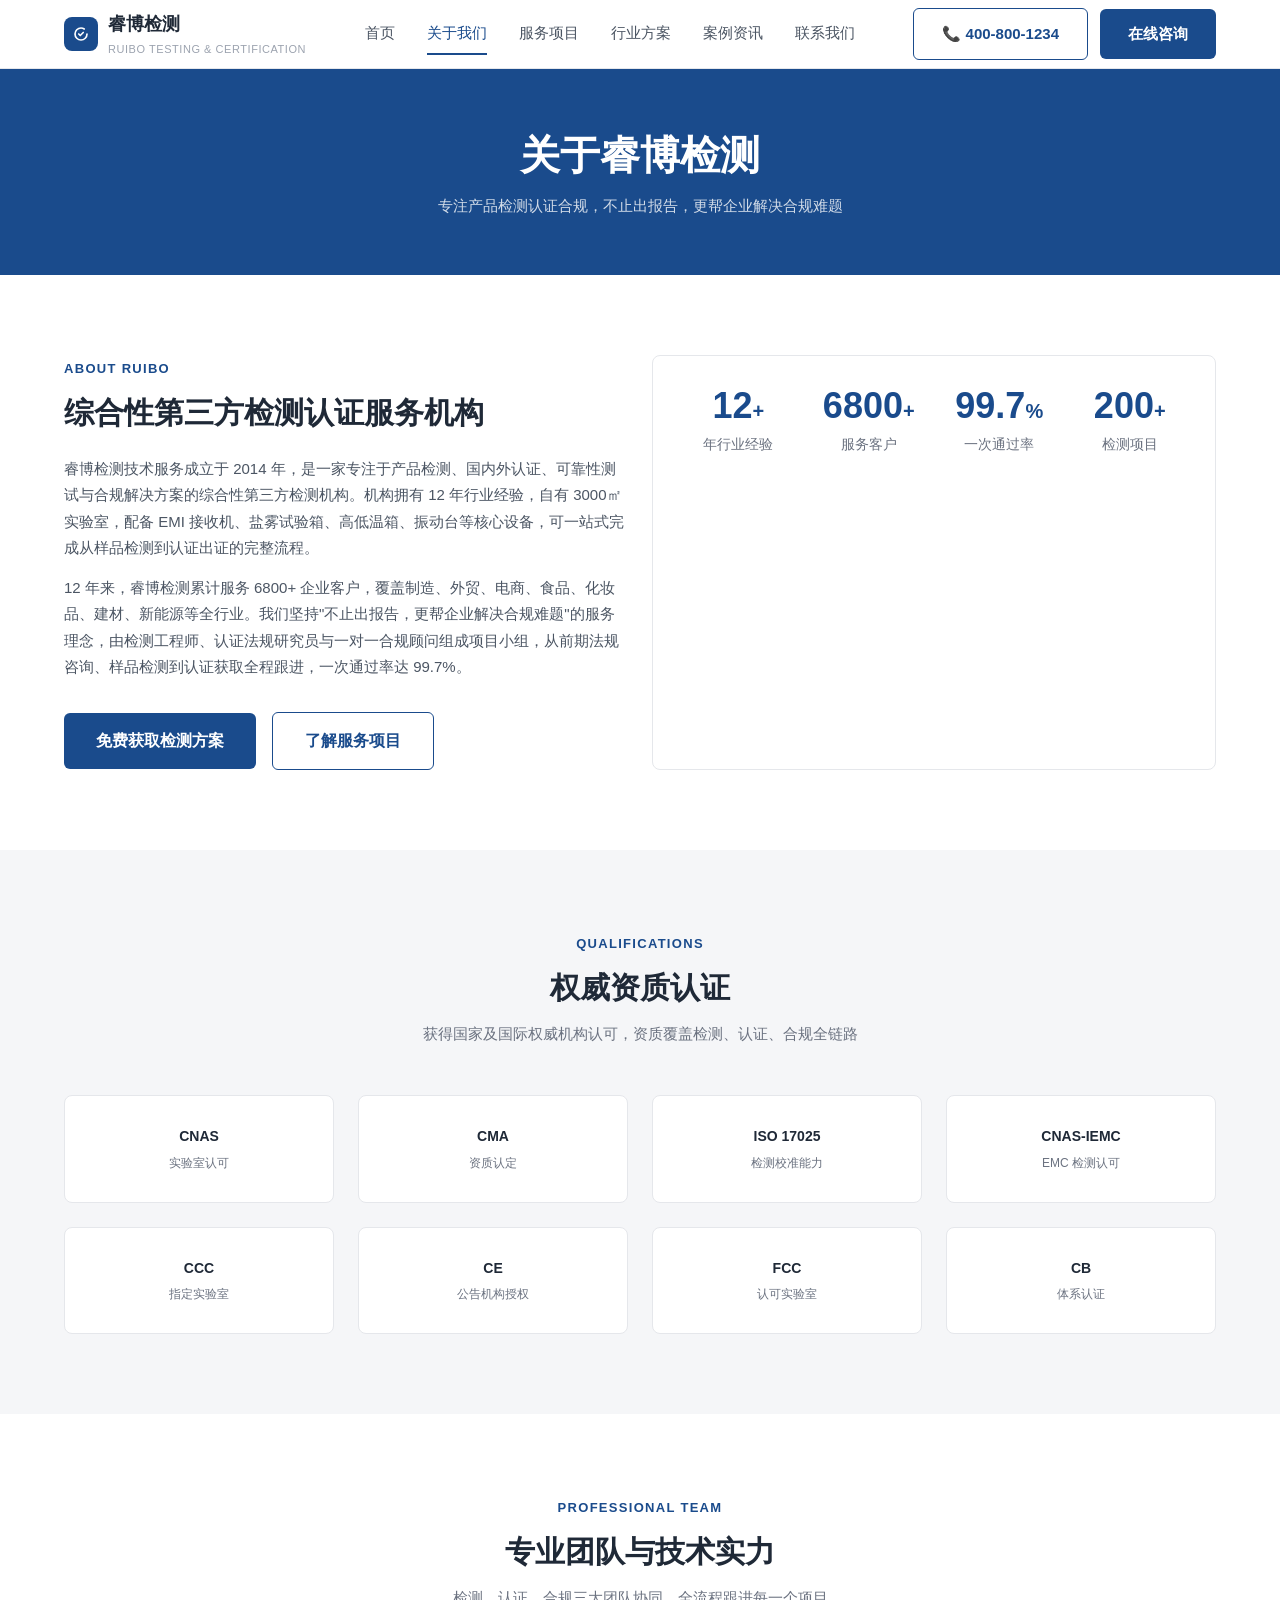
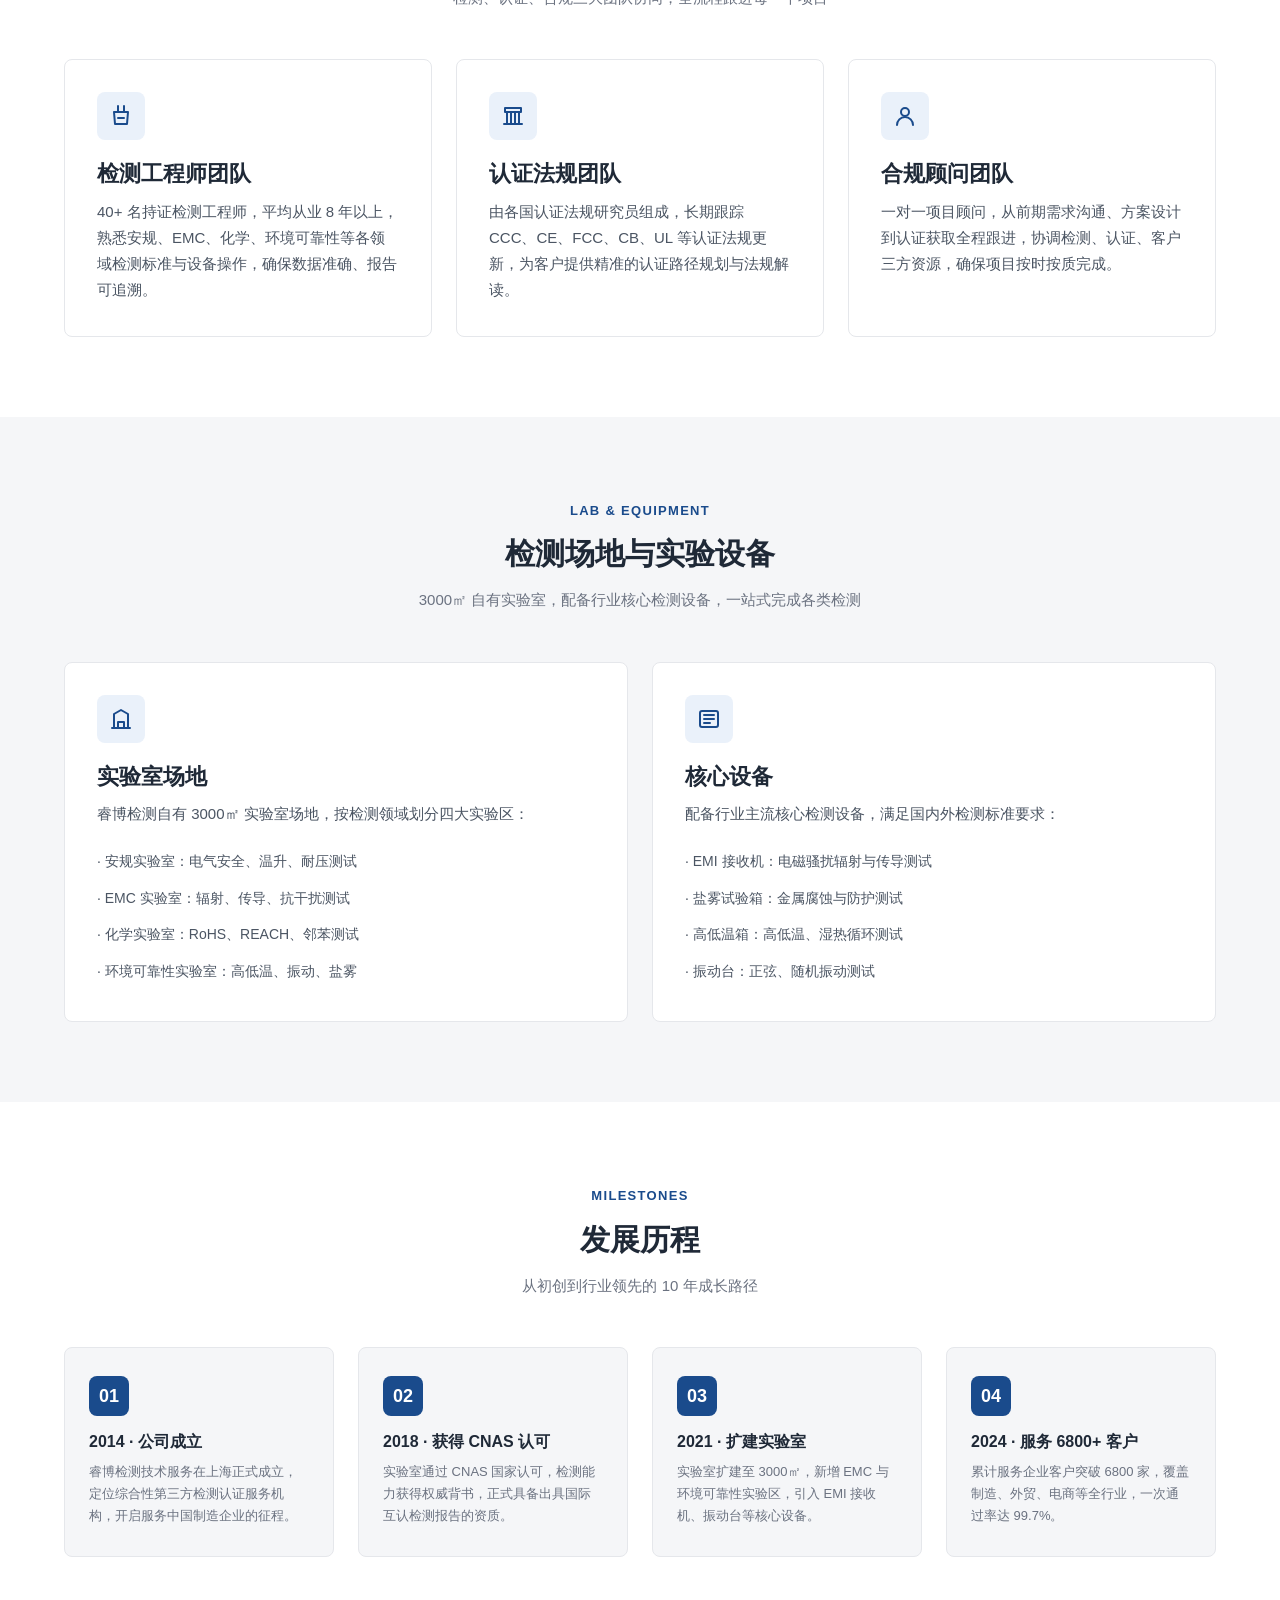
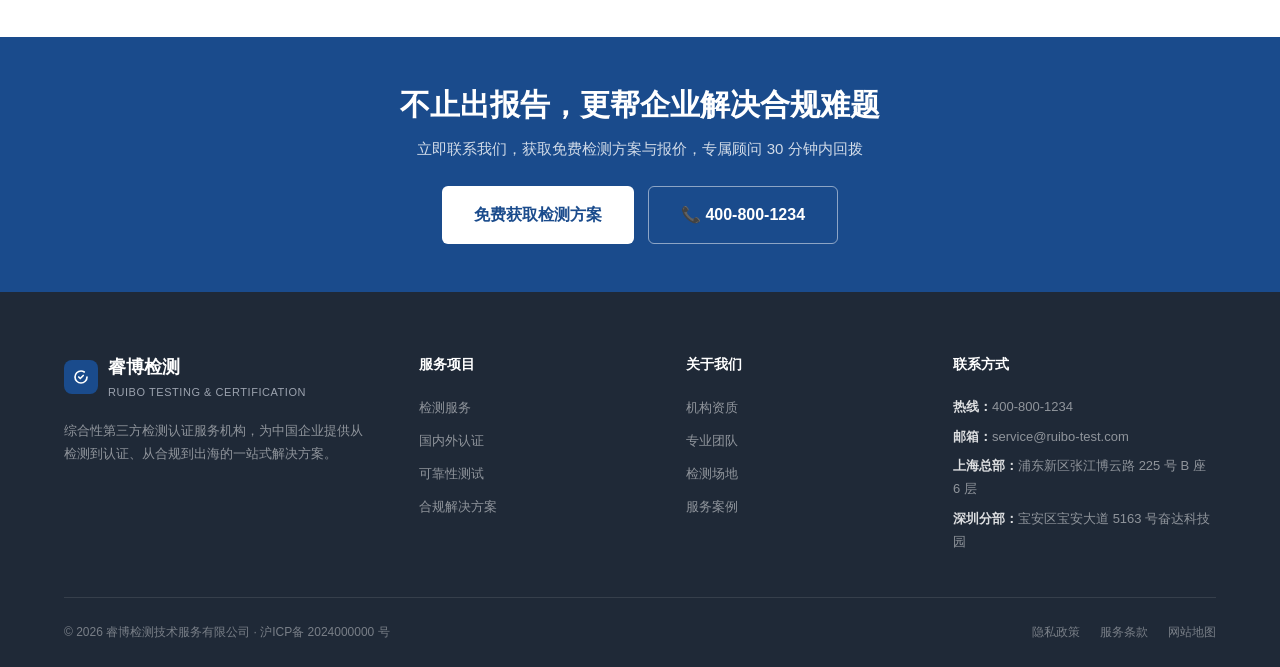
<file: about.html>
<!DOCTYPE html>
<html lang="zh-CN">
<head>
<meta charset="UTF-8" />
<meta name="viewport" content="width=device-width, initial-scale=1.0" />
<title>关于睿博检测 | 第三方检测认证机构资质与团队</title>
<meta name="description" content="睿博检测技术服务 - 12年行业经验的综合性第三方检测认证机构，服务6800+企业，获CNAS、CMA、ISO 17025等权威资质。专业团队、自有实验室、一站式合规解决方案。" />
<link rel="stylesheet" href="css/style.css" />
</head>
<body>

<!-- ============ 导航 ============ -->
<header class="header">
  <div class="container header-inner">
    <a href="index.html" class="logo">
      <span class="logo-mark"><svg viewBox="0 0 24 24" fill="none" stroke="currentColor" stroke-width="2.2" stroke-linecap="round" stroke-linejoin="round"><path d="M9 12l2 2 4-4"/><path d="M20 12c0 4.418-3.582 8-8 8s-8-3.582-8-8 3.582-8 8-8c1.6 0 3.087.468 4.34 1.275"/></svg></span>
      <span>睿博检测<small>RUIBO TESTING &amp; CERTIFICATION</small></span>
    </a>
    <nav class="nav-links">
      <a href="index.html">首页</a>
      <a href="about.html" class="active">关于我们</a>
      <a href="services.html">服务项目</a>
      <a href="industries.html">行业方案</a>
      <a href="cases.html">案例资讯</a>
      <a href="contact.html">联系我们</a>
    </nav>
    <div class="nav-cta">
      <a href="tel:400-800-1234" class="btn btn--outline">📞 400-800-1234</a>
      <a href="contact.html" class="btn btn--primary">在线咨询</a>
    </div>
    <button class="hamburger" id="hamburger" aria-label="菜单"><span></span><span></span><span></span></button>
  </div>
</header>
<div class="mobile-menu" id="mobileMenu">
  <a href="index.html">首页</a><a href="about.html">关于我们</a><a href="services.html">服务项目</a><a href="industries.html">行业方案</a><a href="cases.html">案例资讯</a><a href="contact.html">联系我们</a>
  <a href="tel:400-800-1234" class="btn btn--outline">📞 400-800-1234</a>
  <a href="contact.html" class="btn btn--primary">在线咨询</a>
</div>

<!-- ============ 页面 Banner ============ -->
<section class="page-banner">
  <div class="container reveal">
    <h1>关于睿博检测</h1>
    <p>专注产品检测认证合规，不止出报告，更帮企业解决合规难题</p>
  </div>
</section>

<!-- ============ 1. 公司简介 ============ -->
<section class="section">
  <div class="container">
    <div class="grid grid-2" style="align-items:center">
      <div class="reveal">
        <div class="section-head" style="text-align:left;margin-bottom:24px">
          <span class="eyebrow">ABOUT RUIBO</span>
          <h2>综合性第三方检测认证服务机构</h2>
        </div>
        <p>睿博检测技术服务成立于 2014 年，是一家专注于产品检测、国内外认证、可靠性测试与合规解决方案的综合性第三方检测机构。机构拥有 12 年行业经验，自有 3000㎡ 实验室，配备 EMI 接收机、盐雾试验箱、高低温箱、振动台等核心设备，可一站式完成从样品检测到认证出证的完整流程。</p>
        <p style="margin-top:14px">12 年来，睿博检测累计服务 6800+ 企业客户，覆盖制造、外贸、电商、食品、化妆品、建材、新能源等全行业。我们坚持"不止出报告，更帮企业解决合规难题"的服务理念，由检测工程师、认证法规研究员与一对一合规顾问组成项目小组，从前期法规咨询、样品检测到认证获取全程跟进，一次通过率达 99.7%。</p>
        <div class="mt-32">
          <a href="contact.html" class="btn btn--primary btn--lg">免费获取检测方案</a>
          <a href="services.html" class="btn btn--outline btn--lg" style="margin-left:12px">了解服务项目</a>
        </div>
      </div>
      <div class="card reveal">
        <div class="stats-grid">
          <div class="stat-item">
            <div class="stat-num">12<span style="font-size:20px">+</span></div>
            <div class="stat-label">年行业经验</div>
          </div>
          <div class="stat-item">
            <div class="stat-num">6800<span style="font-size:20px">+</span></div>
            <div class="stat-label">服务客户</div>
          </div>
          <div class="stat-item">
            <div class="stat-num">99.7<span style="font-size:20px">%</span></div>
            <div class="stat-label">一次通过率</div>
          </div>
          <div class="stat-item">
            <div class="stat-num">200<span style="font-size:20px">+</span></div>
            <div class="stat-label">检测项目</div>
          </div>
        </div>
      </div>
    </div>
  </div>
</section>

<!-- ============ 2. 机构资质 ============ -->
<section class="section section--gray">
  <div class="container">
    <div class="section-head reveal">
      <span class="eyebrow">QUALIFICATIONS</span>
      <h2>权威资质认证</h2>
      <p>获得国家及国际权威机构认可，资质覆盖检测、认证、合规全链路</p>
    </div>
    <div class="cert-grid">
      <div class="cert-item reveal">
        <div class="cert-name">CNAS</div>
        <div class="cert-sub">实验室认可</div>
      </div>
      <div class="cert-item reveal">
        <div class="cert-name">CMA</div>
        <div class="cert-sub">资质认定</div>
      </div>
      <div class="cert-item reveal">
        <div class="cert-name">ISO 17025</div>
        <div class="cert-sub">检测校准能力</div>
      </div>
      <div class="cert-item reveal">
        <div class="cert-name">CNAS-IEMC</div>
        <div class="cert-sub">EMC 检测认可</div>
      </div>
      <div class="cert-item reveal">
        <div class="cert-name">CCC</div>
        <div class="cert-sub">指定实验室</div>
      </div>
      <div class="cert-item reveal">
        <div class="cert-name">CE</div>
        <div class="cert-sub">公告机构授权</div>
      </div>
      <div class="cert-item reveal">
        <div class="cert-name">FCC</div>
        <div class="cert-sub">认可实验室</div>
      </div>
      <div class="cert-item reveal">
        <div class="cert-name">CB</div>
        <div class="cert-sub">体系认证</div>
      </div>
    </div>
  </div>
</section>

<!-- ============ 3. 专业团队 ============ -->
<section class="section">
  <div class="container">
    <div class="section-head reveal">
      <span class="eyebrow">PROFESSIONAL TEAM</span>
      <h2>专业团队与技术实力</h2>
      <p>检测、认证、合规三大团队协同，全流程跟进每一个项目</p>
    </div>
    <div class="grid grid-3">
      <div class="card reveal">
        <div class="card-ico">
          <svg viewBox="0 0 24 24" fill="none" stroke="currentColor" stroke-width="2" stroke-linecap="round" stroke-linejoin="round" width="24" height="24"><path d="M9 2v6h6V2"/><path d="M5 8h14l-1 12H6L5 8z"/><path d="M9 14h6"/></svg>
        </div>
        <h3>检测工程师团队</h3>
        <p>40+ 名持证检测工程师，平均从业 8 年以上，熟悉安规、EMC、化学、环境可靠性等各领域检测标准与设备操作，确保数据准确、报告可追溯。</p>
      </div>
      <div class="card reveal">
        <div class="card-ico">
          <svg viewBox="0 0 24 24" fill="none" stroke="currentColor" stroke-width="2" stroke-linecap="round" stroke-linejoin="round" width="24" height="24"><path d="M4 4h16v4H4z"/><path d="M6 8v12M10 8v12M14 8v12M18 8v12"/><path d="M3 20h18"/></svg>
        </div>
        <h3>认证法规团队</h3>
        <p>由各国认证法规研究员组成，长期跟踪 CCC、CE、FCC、CB、UL 等认证法规更新，为客户提供精准的认证路径规划与法规解读。</p>
      </div>
      <div class="card reveal">
        <div class="card-ico">
          <svg viewBox="0 0 24 24" fill="none" stroke="currentColor" stroke-width="2" stroke-linecap="round" stroke-linejoin="round" width="24" height="24"><circle cx="12" cy="8" r="4"/><path d="M4 21c0-4.418 3.582-8 8-8s8 3.582 8 8"/></svg>
        </div>
        <h3>合规顾问团队</h3>
        <p>一对一项目顾问，从前期需求沟通、方案设计到认证获取全程跟进，协调检测、认证、客户三方资源，确保项目按时按质完成。</p>
      </div>
    </div>
  </div>
</section>

<!-- ============ 4. 检测场地与设备 ============ -->
<section class="section section--gray">
  <div class="container">
    <div class="section-head reveal">
      <span class="eyebrow">LAB &amp; EQUIPMENT</span>
      <h2>检测场地与实验设备</h2>
      <p>3000㎡ 自有实验室，配备行业核心检测设备，一站式完成各类检测</p>
    </div>
    <div class="grid grid-2">
      <div class="card reveal">
        <div class="card-ico">
          <svg viewBox="0 0 24 24" fill="none" stroke="currentColor" stroke-width="2" stroke-linecap="round" stroke-linejoin="round" width="24" height="24"><path d="M3 21h18"/><path d="M5 21V7l7-4 7 4v14"/><path d="M9 21v-6h6v6"/></svg>
        </div>
        <h3>实验室场地</h3>
        <p>睿博检测自有 3000㎡ 实验室场地，按检测领域划分四大实验区：</p>
        <ul style="margin-top:16px">
          <li style="padding:6px 0;font-size:14px;color:var(--c-text-2)">· 安规实验室：电气安全、温升、耐压测试</li>
          <li style="padding:6px 0;font-size:14px;color:var(--c-text-2)">· EMC 实验室：辐射、传导、抗干扰测试</li>
          <li style="padding:6px 0;font-size:14px;color:var(--c-text-2)">· 化学实验室：RoHS、REACH、邻苯测试</li>
          <li style="padding:6px 0;font-size:14px;color:var(--c-text-2)">· 环境可靠性实验室：高低温、振动、盐雾</li>
        </ul>
      </div>
      <div class="card reveal">
        <div class="card-ico">
          <svg viewBox="0 0 24 24" fill="none" stroke="currentColor" stroke-width="2" stroke-linecap="round" stroke-linejoin="round" width="24" height="24"><rect x="3" y="4" width="18" height="16" rx="2"/><path d="M7 8h10M7 12h10M7 16h6"/></svg>
        </div>
        <h3>核心设备</h3>
        <p>配备行业主流核心检测设备，满足国内外检测标准要求：</p>
        <ul style="margin-top:16px">
          <li style="padding:6px 0;font-size:14px;color:var(--c-text-2)">· EMI 接收机：电磁骚扰辐射与传导测试</li>
          <li style="padding:6px 0;font-size:14px;color:var(--c-text-2)">· 盐雾试验箱：金属腐蚀与防护测试</li>
          <li style="padding:6px 0;font-size:14px;color:var(--c-text-2)">· 高低温箱：高低温、湿热循环测试</li>
          <li style="padding:6px 0;font-size:14px;color:var(--c-text-2)">· 振动台：正弦、随机振动测试</li>
        </ul>
      </div>
    </div>
  </div>
</section>

<!-- ============ 5. 发展历程 ============ -->
<section class="section">
  <div class="container">
    <div class="section-head reveal">
      <span class="eyebrow">MILESTONES</span>
      <h2>发展历程</h2>
      <p>从初创到行业领先的 10 年成长路径</p>
    </div>
    <div class="steps">
      <div class="step reveal">
        <div class="step-num">01</div>
        <h4>2014 · 公司成立</h4>
        <p>睿博检测技术服务在上海正式成立，定位综合性第三方检测认证服务机构，开启服务中国制造企业的征程。</p>
      </div>
      <div class="step reveal">
        <div class="step-num">02</div>
        <h4>2018 · 获得 CNAS 认可</h4>
        <p>实验室通过 CNAS 国家认可，检测能力获得权威背书，正式具备出具国际互认检测报告的资质。</p>
      </div>
      <div class="step reveal">
        <div class="step-num">03</div>
        <h4>2021 · 扩建实验室</h4>
        <p>实验室扩建至 3000㎡，新增 EMC 与环境可靠性实验区，引入 EMI 接收机、振动台等核心设备。</p>
      </div>
      <div class="step reveal">
        <div class="step-num">04</div>
        <h4>2024 · 服务 6800+ 客户</h4>
        <p>累计服务企业客户突破 6800 家，覆盖制造、外贸、电商等全行业，一次通过率达 99.7%。</p>
      </div>
    </div>
  </div>
</section>

<!-- ============ CTA 横幅 ============ -->
<section class="cta-bar">
  <div class="container reveal">
    <h2>不止出报告，更帮企业解决合规难题</h2>
    <p>立即联系我们，获取免费检测方案与报价，专属顾问 30 分钟内回拨</p>
    <div class="btn-group">
      <a href="contact.html" class="btn btn--white btn--lg">免费获取检测方案</a>
      <a href="tel:400-800-1234" class="btn btn--outline btn--lg" style="color:#fff;border-color:rgba(255,255,255,.5)">📞 400-800-1234</a>
    </div>
  </div>
</section>

<!-- ============ 页脚 ============ -->
<footer class="footer">
  <div class="container">
    <div class="footer-grid">
      <div class="footer-brand">
        <div class="logo"><span class="logo-mark"><svg viewBox="0 0 24 24" fill="none" stroke="currentColor" stroke-width="2.2" stroke-linecap="round" stroke-linejoin="round"><path d="M9 12l2 2 4-4"/><path d="M20 12c0 4.418-3.582 8-8 8s-8-3.582-8-8 3.582-8 8-8c1.6 0 3.087.468 4.34 1.275"/></svg></span><span>睿博检测<small>RUIBO TESTING &amp; CERTIFICATION</small></span></div>
        <p>综合性第三方检测认证服务机构，为中国企业提供从检测到认证、从合规到出海的一站式解决方案。</p>
      </div>
      <div class="footer-col"><h6>服务项目</h6><a href="services.html">检测服务</a><a href="services.html">国内外认证</a><a href="services.html">可靠性测试</a><a href="services.html">合规解决方案</a></div>
      <div class="footer-col"><h6>关于我们</h6><a href="about.html">机构资质</a><a href="about.html">专业团队</a><a href="about.html">检测场地</a><a href="cases.html">服务案例</a></div>
      <div class="footer-col"><h6>联系方式</h6><div class="addr"><strong>热线：</strong>400-800-1234</div><div class="addr"><strong>邮箱：</strong>service@ruibo-test.com</div><div class="addr"><strong>上海总部：</strong>浦东新区张江博云路 225 号 B 座 6 层</div><div class="addr"><strong>深圳分部：</strong>宝安区宝安大道 5163 号奋达科技园</div></div>
    </div>
    <div class="footer-bottom"><div>© 2026 睿博检测技术服务有限公司 · 沪ICP备 2024000000 号</div><div class="links"><a href="#">隐私政策</a><a href="#">服务条款</a><a href="#">网站地图</a></div></div>
  </div>
</footer>

<script src="js/main.js"></script>
</body>
</html>
</file>
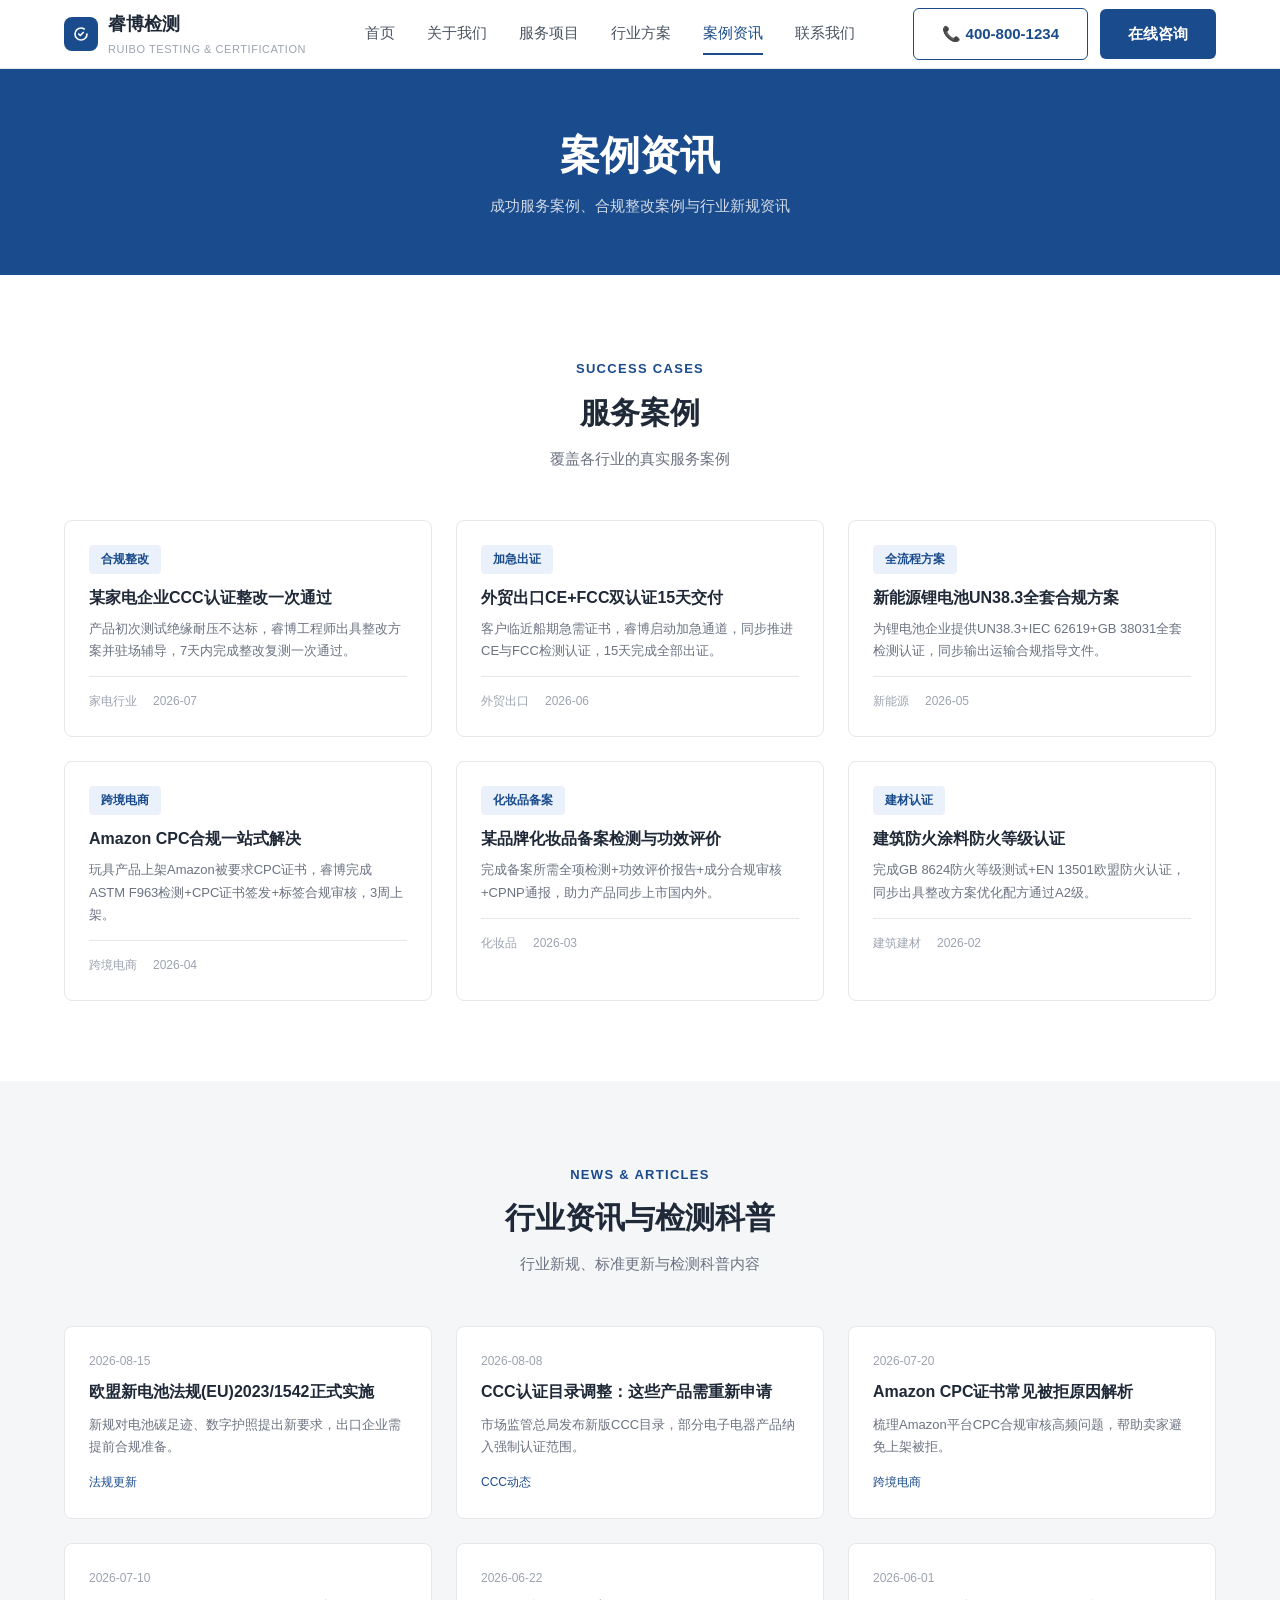
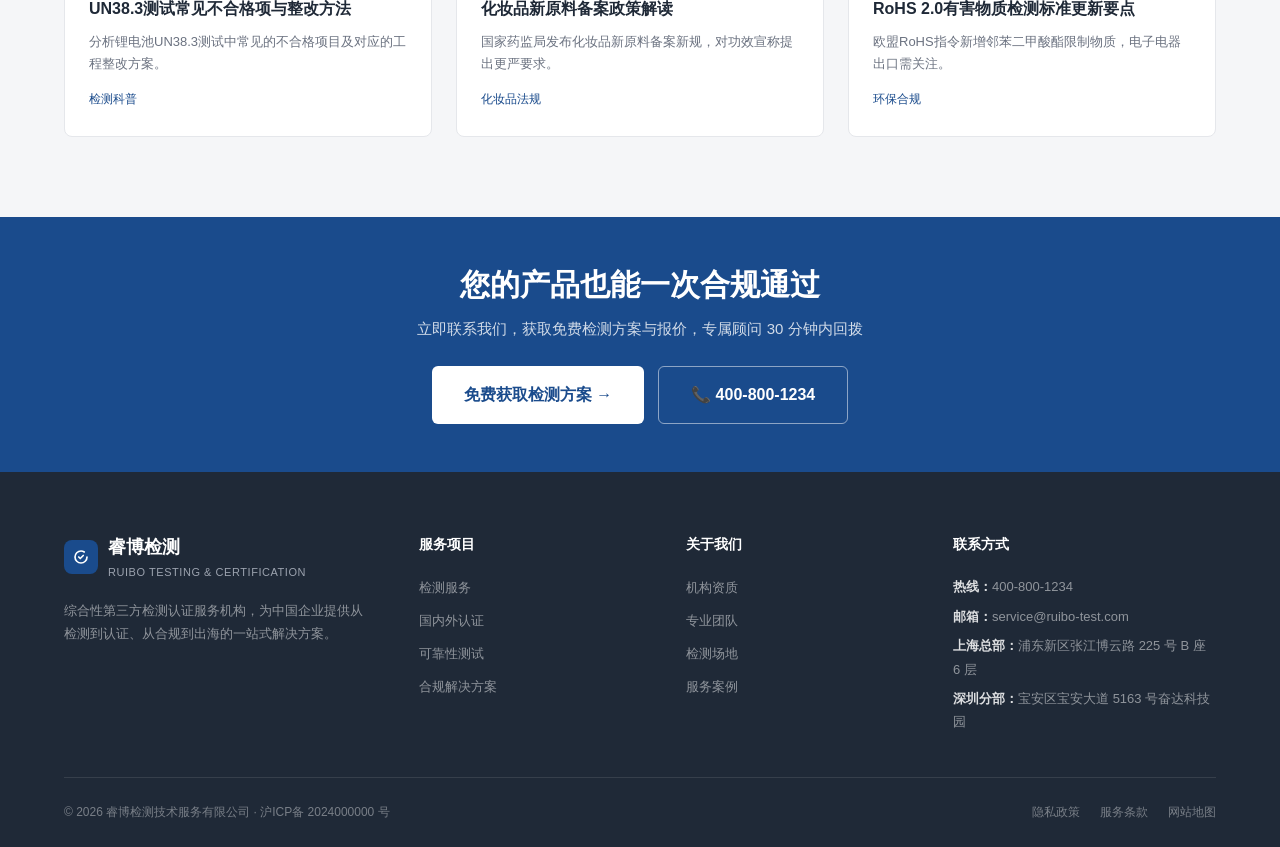
<file: cases.html>
<!DOCTYPE html>
<html lang="zh-CN">
<head>
<meta charset="UTF-8" />
<meta name="viewport" content="width=device-width, initial-scale=1.0" />
<title>案例资讯 | 睿博检测技术服务 — 成功案例与行业新规资讯</title>
<meta name="description" content="睿博检测服务案例与行业资讯：覆盖家电、外贸、新能源、跨境电商、化妆品、建筑建材等行业的真实合规整改与加急出证案例，以及检测法规更新科普内容。" />
<link rel="stylesheet" href="css/style.css" />
</head>
<body>

<!-- ============ 导航 ============ -->
<header class="header">
  <div class="container header-inner">
    <a href="index.html" class="logo">
      <span class="logo-mark"><svg viewBox="0 0 24 24" fill="none" stroke="currentColor" stroke-width="2.2" stroke-linecap="round" stroke-linejoin="round"><path d="M9 12l2 2 4-4"/><path d="M20 12c0 4.418-3.582 8-8 8s-8-3.582-8-8 3.582-8 8-8c1.6 0 3.087.468 4.34 1.275"/></svg></span>
      <span>睿博检测<small>RUIBO TESTING &amp; CERTIFICATION</small></span>
    </a>
    <nav class="nav-links">
      <a href="index.html">首页</a>
      <a href="about.html">关于我们</a>
      <a href="services.html">服务项目</a>
      <a href="industries.html">行业方案</a>
      <a href="cases.html" class="active">案例资讯</a>
      <a href="contact.html">联系我们</a>
    </nav>
    <div class="nav-cta">
      <a href="tel:400-800-1234" class="btn btn--outline">📞 400-800-1234</a>
      <a href="contact.html" class="btn btn--primary">在线咨询</a>
    </div>
    <button class="hamburger" id="hamburger" aria-label="菜单"><span></span><span></span><span></span></button>
  </div>
</header>
<div class="mobile-menu" id="mobileMenu">
  <a href="index.html">首页</a><a href="about.html">关于我们</a><a href="services.html">服务项目</a><a href="industries.html">行业方案</a><a href="cases.html">案例资讯</a><a href="contact.html">联系我们</a>
  <a href="tel:400-800-1234" class="btn btn--outline">📞 400-800-1234</a>
  <a href="contact.html" class="btn btn--primary">在线咨询</a>
</div>

<!-- ============ 页面 Banner ============ -->
<section class="page-banner">
  <div class="container reveal">
    <h1>案例资讯</h1>
    <p>成功服务案例、合规整改案例与行业新规资讯</p>
  </div>
</section>

<!-- ============ 服务案例 ============ -->
<section class="section">
  <div class="container">
    <div class="section-head reveal">
      <span class="eyebrow">SUCCESS CASES</span>
      <h2>服务案例</h2>
      <p>覆盖各行业的真实服务案例</p>
    </div>

    <div class="grid grid-3">
      <!-- 案例1 -->
      <div class="case-card reveal">
        <div class="case-body">
          <span class="case-tag">合规整改</span>
          <h4>某家电企业CCC认证整改一次通过</h4>
          <p>产品初次测试绝缘耐压不达标，睿博工程师出具整改方案并驻场辅导，7天内完成整改复测一次通过。</p>
          <div class="case-meta"><span>家电行业</span><span>2026-07</span></div>
        </div>
      </div>
      <!-- 案例2 -->
      <div class="case-card reveal">
        <div class="case-body">
          <span class="case-tag">加急出证</span>
          <h4>外贸出口CE+FCC双认证15天交付</h4>
          <p>客户临近船期急需证书，睿博启动加急通道，同步推进CE与FCC检测认证，15天完成全部出证。</p>
          <div class="case-meta"><span>外贸出口</span><span>2026-06</span></div>
        </div>
      </div>
      <!-- 案例3 -->
      <div class="case-card reveal">
        <div class="case-body">
          <span class="case-tag">全流程方案</span>
          <h4>新能源锂电池UN38.3全套合规方案</h4>
          <p>为锂电池企业提供UN38.3+IEC 62619+GB 38031全套检测认证，同步输出运输合规指导文件。</p>
          <div class="case-meta"><span>新能源</span><span>2026-05</span></div>
        </div>
      </div>
      <!-- 案例4 -->
      <div class="case-card reveal">
        <div class="case-body">
          <span class="case-tag">跨境电商</span>
          <h4>Amazon CPC合规一站式解决</h4>
          <p>玩具产品上架Amazon被要求CPC证书，睿博完成ASTM F963检测+CPC证书签发+标签合规审核，3周上架。</p>
          <div class="case-meta"><span>跨境电商</span><span>2026-04</span></div>
        </div>
      </div>
      <!-- 案例5 -->
      <div class="case-card reveal">
        <div class="case-body">
          <span class="case-tag">化妆品备案</span>
          <h4>某品牌化妆品备案检测与功效评价</h4>
          <p>完成备案所需全项检测+功效评价报告+成分合规审核+CPNP通报，助力产品同步上市国内外。</p>
          <div class="case-meta"><span>化妆品</span><span>2026-03</span></div>
        </div>
      </div>
      <!-- 案例6 -->
      <div class="case-card reveal">
        <div class="case-body">
          <span class="case-tag">建材认证</span>
          <h4>建筑防火涂料防火等级认证</h4>
          <p>完成GB 8624防火等级测试+EN 13501欧盟防火认证，同步出具整改方案优化配方通过A2级。</p>
          <div class="case-meta"><span>建筑建材</span><span>2026-02</span></div>
        </div>
      </div>
    </div>
  </div>
</section>

<!-- ============ 行业资讯 ============ -->
<section class="section section--gray">
  <div class="container">
    <div class="section-head reveal">
      <span class="eyebrow">NEWS &amp; ARTICLES</span>
      <h2>行业资讯与检测科普</h2>
      <p>行业新规、标准更新与检测科普内容</p>
    </div>

    <div class="grid grid-3">
      <!-- 文章1 -->
      <div class="article-card reveal">
        <div class="article-body">
          <div class="article-date">2026-08-15</div>
          <h4>欧盟新电池法规(EU)2023/1542正式实施</h4>
          <p>新规对电池碳足迹、数字护照提出新要求，出口企业需提前合规准备。</p>
          <span class="article-tag">法规更新</span>
        </div>
      </div>
      <!-- 文章2 -->
      <div class="article-card reveal">
        <div class="article-body">
          <div class="article-date">2026-08-08</div>
          <h4>CCC认证目录调整：这些产品需重新申请</h4>
          <p>市场监管总局发布新版CCC目录，部分电子电器产品纳入强制认证范围。</p>
          <span class="article-tag">CCC动态</span>
        </div>
      </div>
      <!-- 文章3 -->
      <div class="article-card reveal">
        <div class="article-body">
          <div class="article-date">2026-07-20</div>
          <h4>Amazon CPC证书常见被拒原因解析</h4>
          <p>梳理Amazon平台CPC合规审核高频问题，帮助卖家避免上架被拒。</p>
          <span class="article-tag">跨境电商</span>
        </div>
      </div>
      <!-- 文章4 -->
      <div class="article-card reveal">
        <div class="article-body">
          <div class="article-date">2026-07-10</div>
          <h4>UN38.3测试常见不合格项与整改方法</h4>
          <p>分析锂电池UN38.3测试中常见的不合格项目及对应的工程整改方案。</p>
          <span class="article-tag">检测科普</span>
        </div>
      </div>
      <!-- 文章5 -->
      <div class="article-card reveal">
        <div class="article-body">
          <div class="article-date">2026-06-22</div>
          <h4>化妆品新原料备案政策解读</h4>
          <p>国家药监局发布化妆品新原料备案新规，对功效宣称提出更严要求。</p>
          <span class="article-tag">化妆品法规</span>
        </div>
      </div>
      <!-- 文章6 -->
      <div class="article-card reveal">
        <div class="article-body">
          <div class="article-date">2026-06-01</div>
          <h4>RoHS 2.0有害物质检测标准更新要点</h4>
          <p>欧盟RoHS指令新增邻苯二甲酸酯限制物质，电子电器出口需关注。</p>
          <span class="article-tag">环保合规</span>
        </div>
      </div>
    </div>
  </div>
</section>

<!-- ============ CTA 横幅 ============ -->
<section class="cta-bar">
  <div class="container reveal">
    <h2>您的产品也能一次合规通过</h2>
    <p>立即联系我们，获取免费检测方案与报价，专属顾问 30 分钟内回拨</p>
    <div class="btn-group">
      <a href="contact.html" class="btn btn--white btn--lg">免费获取检测方案 →</a>
      <a href="tel:400-800-1234" class="btn btn--outline btn--lg" style="color:#fff;border-color:rgba(255,255,255,.5)">📞 400-800-1234</a>
    </div>
  </div>
</section>

<!-- ============ 页脚 ============ -->
<footer class="footer">
  <div class="container">
    <div class="footer-grid">
      <div class="footer-brand">
        <div class="logo"><span class="logo-mark"><svg viewBox="0 0 24 24" fill="none" stroke="currentColor" stroke-width="2.2" stroke-linecap="round" stroke-linejoin="round"><path d="M9 12l2 2 4-4"/><path d="M20 12c0 4.418-3.582 8-8 8s-8-3.582-8-8 3.582-8 8-8c1.6 0 3.087.468 4.34 1.275"/></svg></span><span>睿博检测<small>RUIBO TESTING &amp; CERTIFICATION</small></span></div>
        <p>综合性第三方检测认证服务机构，为中国企业提供从检测到认证、从合规到出海的一站式解决方案。</p>
      </div>
      <div class="footer-col"><h6>服务项目</h6><a href="services.html">检测服务</a><a href="services.html">国内外认证</a><a href="services.html">可靠性测试</a><a href="services.html">合规解决方案</a></div>
      <div class="footer-col"><h6>关于我们</h6><a href="about.html">机构资质</a><a href="about.html">专业团队</a><a href="about.html">检测场地</a><a href="cases.html">服务案例</a></div>
      <div class="footer-col"><h6>联系方式</h6><div class="addr"><strong>热线：</strong>400-800-1234</div><div class="addr"><strong>邮箱：</strong>service@ruibo-test.com</div><div class="addr"><strong>上海总部：</strong>浦东新区张江博云路 225 号 B 座 6 层</div><div class="addr"><strong>深圳分部：</strong>宝安区宝安大道 5163 号奋达科技园</div></div>
    </div>
    <div class="footer-bottom"><div>© 2026 睿博检测技术服务有限公司 · 沪ICP备 2024000000 号</div><div class="links"><a href="#">隐私政策</a><a href="#">服务条款</a><a href="#">网站地图</a></div></div>
  </div>
</footer>

<script src="js/main.js"></script>
</body>
</html>
</file>
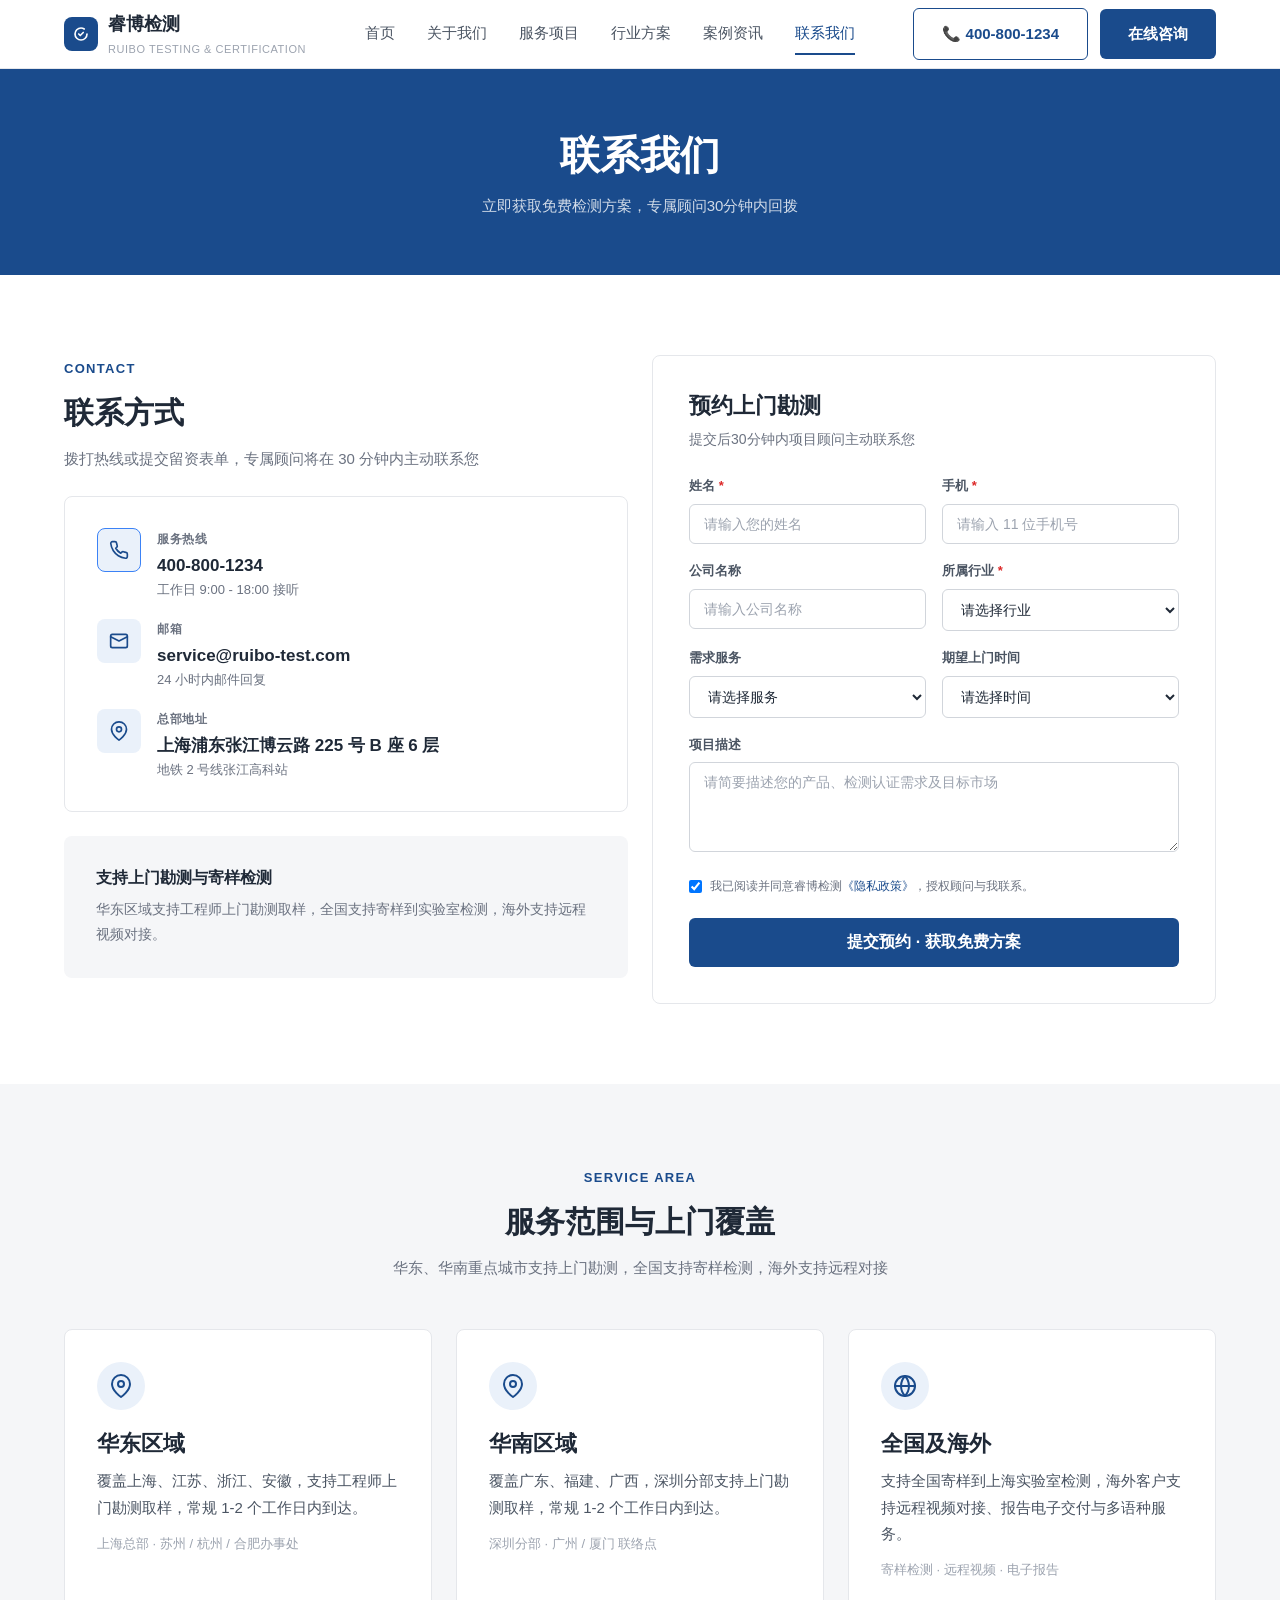
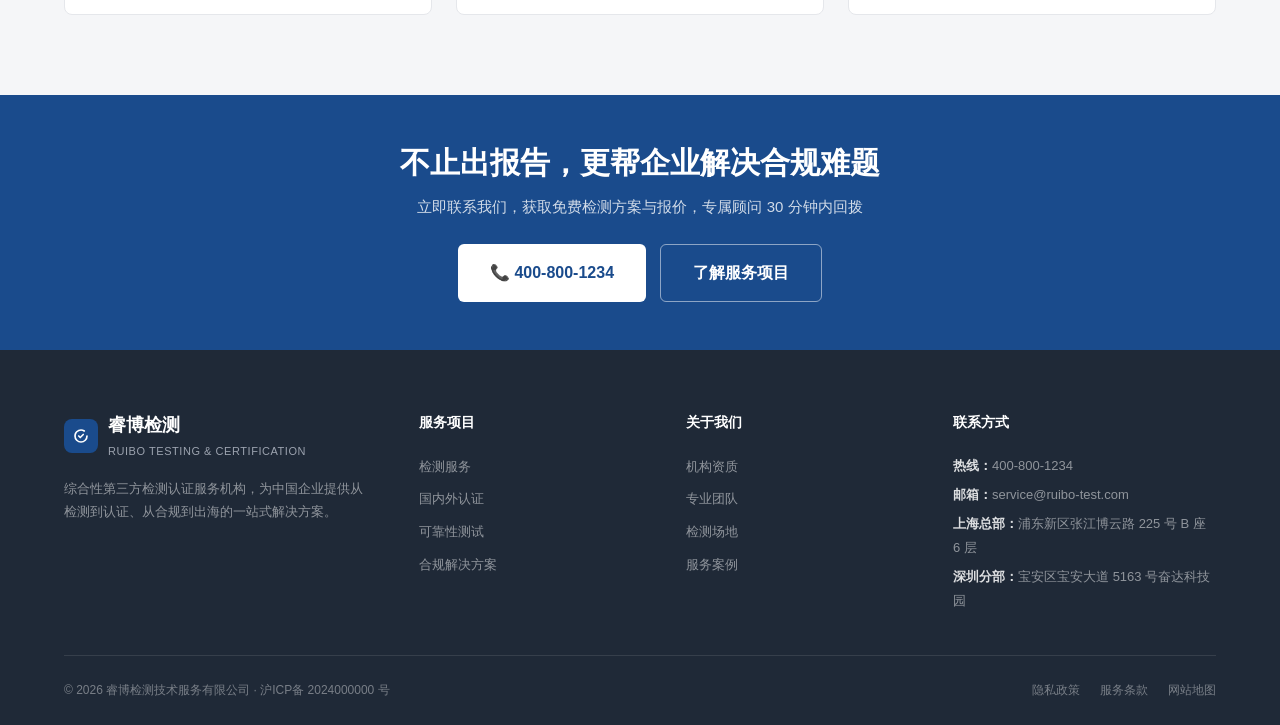
<file: contact.html>
<!DOCTYPE html>
<html lang="zh-CN">
<head>
<meta charset="UTF-8" />
<meta name="viewport" content="width=device-width, initial-scale=1.0" />
<title>联系我们 | 睿博检测免费检测方案预约</title>
<meta name="description" content="联系睿博检测技术服务，预约上门勘测获取免费检测方案，专属顾问30分钟内回拨。热线400-800-1234，上海浦东张江博云路225号B座6层。" />
<link rel="stylesheet" href="css/style.css" />
</head>
<body>

<!-- ============ 导航 ============ -->
<header class="header">
  <div class="container header-inner">
    <a href="index.html" class="logo">
      <span class="logo-mark"><svg viewBox="0 0 24 24" fill="none" stroke="currentColor" stroke-width="2.2" stroke-linecap="round" stroke-linejoin="round"><path d="M9 12l2 2 4-4"/><path d="M20 12c0 4.418-3.582 8-8 8s-8-3.582-8-8 3.582-8 8-8c1.6 0 3.087.468 4.34 1.275"/></svg></span>
      <span>睿博检测<small>RUIBO TESTING &amp; CERTIFICATION</small></span>
    </a>
    <nav class="nav-links">
      <a href="index.html">首页</a>
      <a href="about.html">关于我们</a>
      <a href="services.html">服务项目</a>
      <a href="industries.html">行业方案</a>
      <a href="cases.html">案例资讯</a>
      <a href="contact.html" class="active">联系我们</a>
    </nav>
    <div class="nav-cta">
      <a href="tel:400-800-1234" class="btn btn--outline">📞 400-800-1234</a>
      <a href="contact.html" class="btn btn--primary">在线咨询</a>
    </div>
    <button class="hamburger" id="hamburger" aria-label="菜单"><span></span><span></span><span></span></button>
  </div>
</header>
<div class="mobile-menu" id="mobileMenu">
  <a href="index.html">首页</a><a href="about.html">关于我们</a><a href="services.html">服务项目</a><a href="industries.html">行业方案</a><a href="cases.html">案例资讯</a><a href="contact.html">联系我们</a>
  <a href="tel:400-800-1234" class="btn btn--outline">📞 400-800-1234</a>
  <a href="contact.html" class="btn btn--primary">在线咨询</a>
</div>

<!-- ============ 页面 Banner ============ -->
<section class="page-banner">
  <div class="container reveal">
    <h1>联系我们</h1>
    <p>立即获取免费检测方案，专属顾问30分钟内回拨</p>
  </div>
</section>

<!-- ============ 1. 联系方式 + 留资表单 ============ -->
<section class="section">
  <div class="container">
    <div class="grid grid-2" style="align-items:start">
      <!-- 左侧：联系方式 -->
      <div class="reveal">
        <div class="section-head" style="text-align:left;margin-bottom:24px">
          <span class="eyebrow">CONTACT</span>
          <h2>联系方式</h2>
          <p style="margin:0">拨打热线或提交留资表单，专属顾问将在 30 分钟内主动联系您</p>
        </div>
        <div class="card">
          <div class="contact-method">
            <div class="cm-ico" style="margin-top:-1px;margin-bottom:-1px;text-align:center;border:1px solid rgb(59,130,246)">
              <svg viewBox="0 0 24 24" fill="none" stroke="currentColor" stroke-width="2" stroke-linecap="round" stroke-linejoin="round"><path d="M22 16.92v3a2 2 0 0 1-2.18 2 19.79 19.79 0 0 1-8.63-3.07 19.5 19.5 0 0 1-6-6 19.79 19.79 0 0 1-3.07-8.67A2 2 0 0 1 4.11 2h3a2 2 0 0 1 2 1.72c.127.96.361 1.903.7 2.81a2 2 0 0 1-.45 2.11L8.09 9.91a16 16 0 0 0 6 6l1.27-1.27a2 2 0 0 1 2.11-.45c.907.339 1.85.573 2.81.7A2 2 0 0 1 22 16.92z"/></svg>
            </div>
            <div>
              <div class="cm-label">服务热线</div>
              <div class="cm-value">400-800-1234<small>工作日 9:00 - 18:00 接听</small></div>
            </div>
          </div>
          <div class="contact-method">
            <div class="cm-ico">
              <svg viewBox="0 0 24 24" fill="none" stroke="currentColor" stroke-width="2" stroke-linecap="round" stroke-linejoin="round"><rect x="2" y="4" width="20" height="16" rx="2"/><path d="m22 7-10 5L2 7"/></svg>
            </div>
            <div>
              <div class="cm-label">邮箱</div>
              <div class="cm-value">service@ruibo-test.com<small>24 小时内邮件回复</small></div>
            </div>
          </div>
          <div class="contact-method" style="margin-bottom:0">
            <div class="cm-ico">
              <svg viewBox="0 0 24 24" fill="none" stroke="currentColor" stroke-width="2" stroke-linecap="round" stroke-linejoin="round"><path d="M21 10c0 7-9 13-9 13s-9-6-9-13a9 9 0 0 1 18 0z"/><circle cx="12" cy="10" r="3"/></svg>
            </div>
            <div>
              <div class="cm-label">总部地址</div>
              <div class="cm-value">上海浦东张江博云路 225 号 B 座 6 层<small>地铁 2 号线张江高科站</small></div>
            </div>
          </div>
        </div>
        <div class="card--flat card" style="margin-top:24px;background:var(--c-bg-2);border:none">
          <h4 style="font-size:16px;margin-bottom:8px">支持上门勘测与寄样检测</h4>
          <p style="font-size:14px;color:var(--c-text-3)">华东区域支持工程师上门勘测取样，全国支持寄样到实验室检测，海外支持远程视频对接。</p>
        </div>
      </div>

      <!-- 右侧：留资表单 -->
      <div class="reveal">
        <div class="form-card">
          <h3>预约上门勘测</h3>
          <p class="form-desc">提交后30分钟内项目顾问主动联系您</p>
          <form data-form>
            <div class="form-row">
              <div class="field">
                <label>姓名 <span class="req">*</span></label>
                <input type="text" name="name" placeholder="请输入您的姓名" />
              </div>
              <div class="field">
                <label>手机 <span class="req">*</span></label>
                <input type="tel" name="phone" placeholder="请输入 11 位手机号" />
              </div>
            </div>
            <div class="form-row">
              <div class="field">
                <label>公司名称</label>
                <input type="text" name="company" placeholder="请输入公司名称" />
              </div>
              <div class="field">
                <label>所属行业 <span class="req">*</span></label>
                <select name="industry">
                  <option value="">请选择行业</option>
                  <option value="制造">制造业</option>
                  <option value="外贸">外贸出口</option>
                  <option value="电商">电商平台</option>
                  <option value="食品">食品日化</option>
                  <option value="建材">建材家居</option>
                  <option value="新能源">新能源</option>
                  <option value="其他">其他</option>
                </select>
              </div>
            </div>
            <div class="form-row">
              <div class="field">
                <label>需求服务</label>
                <select name="service">
                  <option value="">请选择服务</option>
                  <option value="检测服务">检测服务</option>
                  <option value="国内外认证">国内外认证</option>
                  <option value="可靠性测试">可靠性测试</option>
                  <option value="合规解决方案">合规解决方案</option>
                  <option value="综合方案">综合方案</option>
                </select>
              </div>
              <div class="field">
                <label>期望上门时间</label>
                <select name="visitTime">
                  <option value="">请选择时间</option>
                  <option value="本周">本周内</option>
                  <option value="下周">下周</option>
                  <option value="两周内">两周内</option>
                  <option value="待定">时间待定</option>
                </select>
              </div>
            </div>
            <div class="field">
              <label>项目描述</label>
              <textarea name="desc" placeholder="请简要描述您的产品、检测认证需求及目标市场"></textarea>
            </div>
            <div class="form-note">
              <input type="checkbox" name="agree" checked />
              <span>我已阅读并同意睿博检测<a href="#" style="color:var(--c-primary)">《隐私政策》</a>，授权顾问与我联系。</span>
            </div>
            <button type="submit" class="btn btn--primary btn--lg btn--block">提交预约 · 获取免费方案</button>
          </form>
          <div class="form-success">
            <div class="ok-ico">
              <svg viewBox="0 0 24 24" fill="none" stroke="currentColor" stroke-width="3" stroke-linecap="round" stroke-linejoin="round" width="24" height="24"><path d="M20 6 9 17l-5-5"/></svg>
            </div>
            <h4>提交成功</h4>
            <p>专属顾问将在 30 分钟内主动联系您，请保持电话畅通</p>
          </div>
        </div>
      </div>
    </div>
  </div>
</section>

<!-- ============ 2. 服务范围 ============ -->
<section class="section section--gray">
  <div class="container">
    <div class="section-head reveal">
      <span class="eyebrow">SERVICE AREA</span>
      <h2>服务范围与上门覆盖</h2>
      <p>华东、华南重点城市支持上门勘测，全国支持寄样检测，海外支持远程对接</p>
    </div>
    <div class="grid grid-3">
      <div class="card reveal">
        <div class="card-ico" style="border-radius:100px">
          <svg viewBox="0 0 24 24" fill="none" stroke="currentColor" stroke-width="2" stroke-linecap="round" stroke-linejoin="round" width="24" height="24"><path d="M21 10c0 7-9 13-9 13s-9-6-9-13a9 9 0 0 1 18 0z"/><circle cx="12" cy="10" r="3"/></svg>
        </div>
        <h3>华东区域</h3>
        <p>覆盖上海、江苏、浙江、安徽，支持工程师上门勘测取样，常规 1-2 个工作日内到达。</p>
        <p style="margin-top:12px;font-size:13px;color:var(--c-text-4)">上海总部 · 苏州 / 杭州 / 合肥办事处</p>
      </div>
      <div class="card reveal">
        <div class="card-ico" style="border-radius:50px">
          <svg viewBox="0 0 24 24" fill="none" stroke="currentColor" stroke-width="2" stroke-linecap="round" stroke-linejoin="round" width="24" height="24"><path d="M21 10c0 7-9 13-9 13s-9-6-9-13a9 9 0 0 1 18 0z"/><circle cx="12" cy="10" r="3"/></svg>
        </div>
        <h3>华南区域</h3>
        <p>覆盖广东、福建、广西，深圳分部支持上门勘测取样，常规 1-2 个工作日内到达。</p>
        <p style="margin-top:12px;font-size:13px;color:var(--c-text-4)">深圳分部 · 广州 / 厦门 联络点</p>
      </div>
      <div class="card reveal">
        <div class="card-ico" style="border-radius:100px">
          <svg viewBox="0 0 24 24" fill="none" stroke="currentColor" stroke-width="2" stroke-linecap="round" stroke-linejoin="round" width="24" height="24"><circle cx="12" cy="12" r="10"/><path d="M2 12h20M12 2a15.3 15.3 0 0 1 4 10 15.3 15.3 0 0 1-4 10 15.3 15.3 0 0 1-4-10 15.3 15.3 0 0 1 4-10z"/></svg>
        </div>
        <h3>全国及海外</h3>
        <p>支持全国寄样到上海实验室检测，海外客户支持远程视频对接、报告电子交付与多语种服务。</p>
        <p style="margin-top:12px;font-size:13px;color:var(--c-text-4)">寄样检测 · 远程视频 · 电子报告</p>
      </div>
    </div>
  </div>
</section>

<!-- ============ CTA 横幅 ============ -->
<section class="cta-bar">
  <div class="container reveal">
    <h2>不止出报告，更帮企业解决合规难题</h2>
    <p>立即联系我们，获取免费检测方案与报价，专属顾问 30 分钟内回拨</p>
    <div class="btn-group">
      <a href="tel:400-800-1234" class="btn btn--white btn--lg">📞 400-800-1234</a>
      <a href="services.html" class="btn btn--outline btn--lg" style="color:#fff;border-color:rgba(255,255,255,.5)">了解服务项目</a>
    </div>
  </div>
</section>

<!-- ============ 页脚 ============ -->
<footer class="footer">
  <div class="container">
    <div class="footer-grid">
      <div class="footer-brand">
        <div class="logo"><span class="logo-mark"><svg viewBox="0 0 24 24" fill="none" stroke="currentColor" stroke-width="2.2" stroke-linecap="round" stroke-linejoin="round"><path d="M9 12l2 2 4-4"/><path d="M20 12c0 4.418-3.582 8-8 8s-8-3.582-8-8 3.582-8 8-8c1.6 0 3.087.468 4.34 1.275"/></svg></span><span>睿博检测<small>RUIBO TESTING &amp; CERTIFICATION</small></span></div>
        <p>综合性第三方检测认证服务机构，为中国企业提供从检测到认证、从合规到出海的一站式解决方案。</p>
      </div>
      <div class="footer-col"><h6>服务项目</h6><a href="services.html">检测服务</a><a href="services.html">国内外认证</a><a href="services.html">可靠性测试</a><a href="services.html">合规解决方案</a></div>
      <div class="footer-col"><h6>关于我们</h6><a href="about.html">机构资质</a><a href="about.html">专业团队</a><a href="about.html">检测场地</a><a href="cases.html">服务案例</a></div>
      <div class="footer-col"><h6>联系方式</h6><div class="addr"><strong>热线：</strong>400-800-1234</div><div class="addr"><strong>邮箱：</strong>service@ruibo-test.com</div><div class="addr"><strong>上海总部：</strong>浦东新区张江博云路 225 号 B 座 6 层</div><div class="addr"><strong>深圳分部：</strong>宝安区宝安大道 5163 号奋达科技园</div></div>
    </div>
    <div class="footer-bottom"><div>© 2026 睿博检测技术服务有限公司 · 沪ICP备 2024000000 号</div><div class="links"><a href="#">隐私政策</a><a href="#">服务条款</a><a href="#">网站地图</a></div></div>
  </div>
</footer>

<script src="js/main.js"></script>
</body>
</html>
</file>
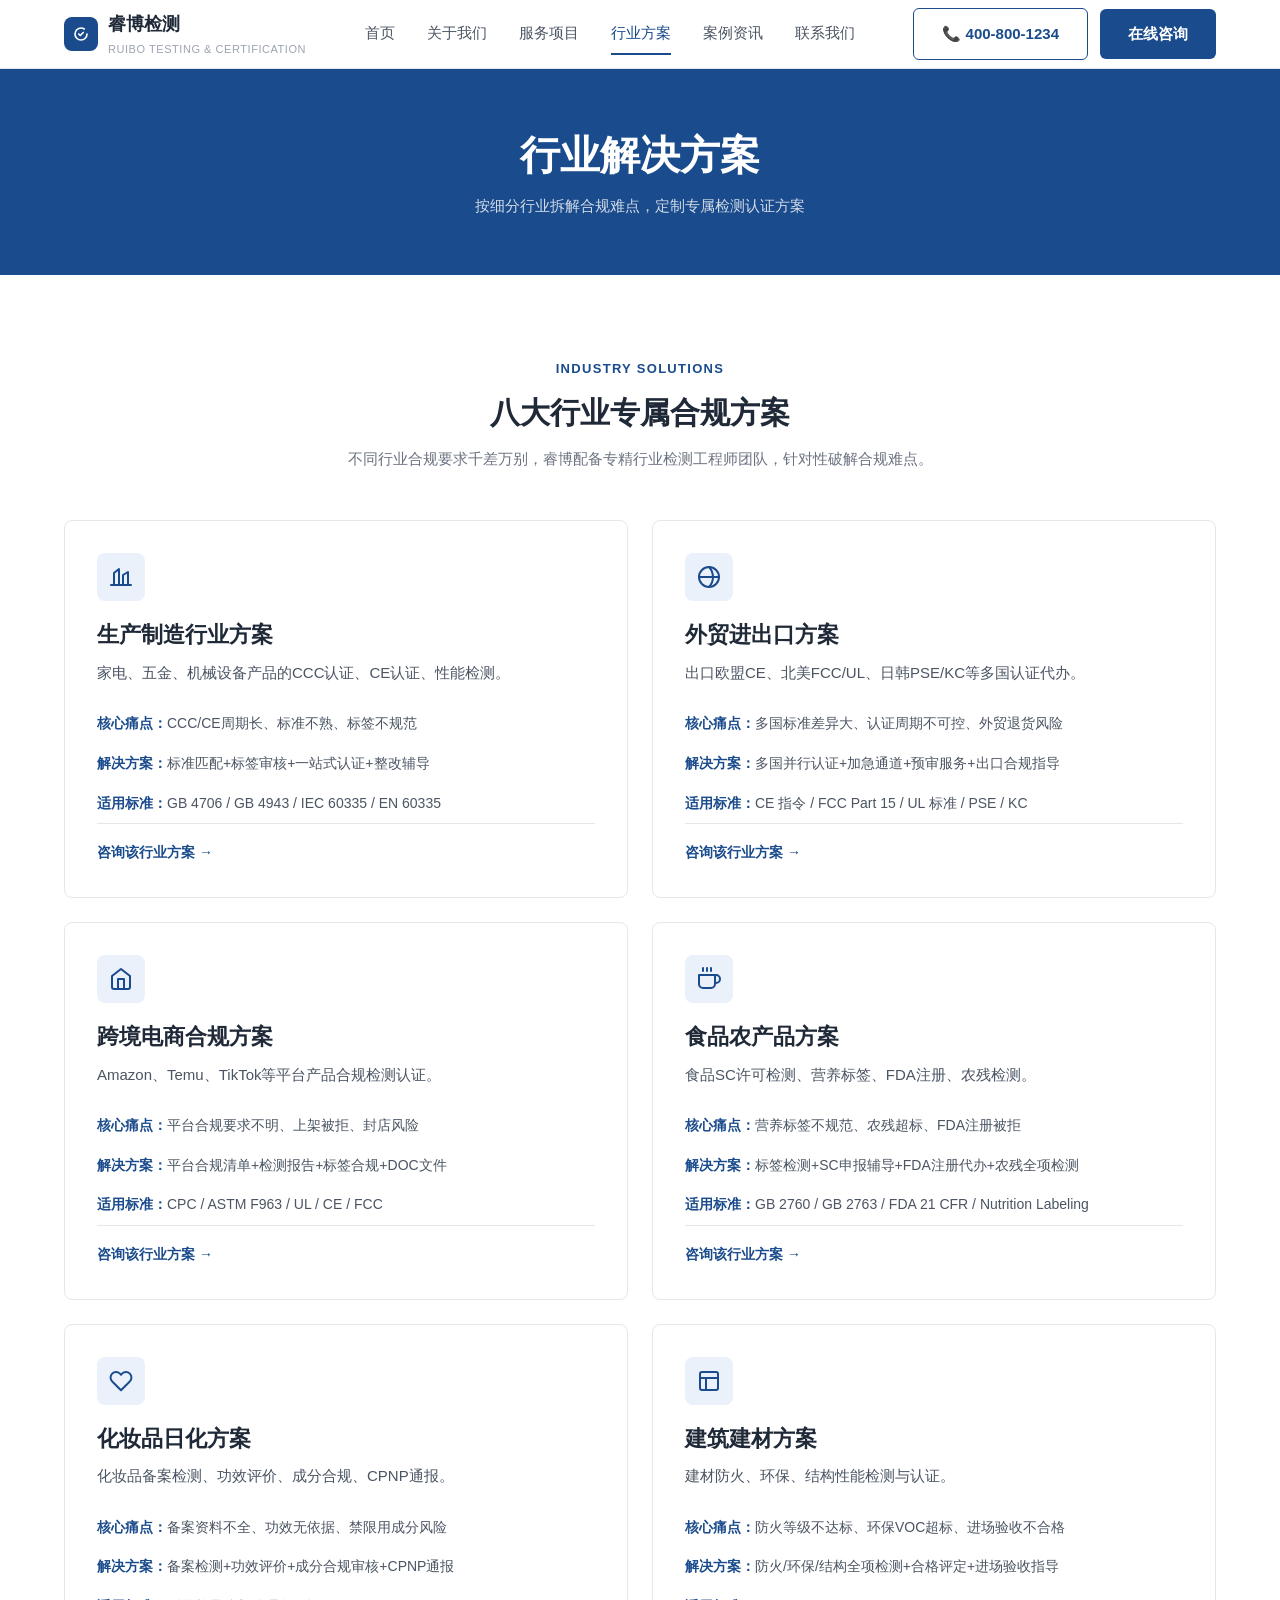
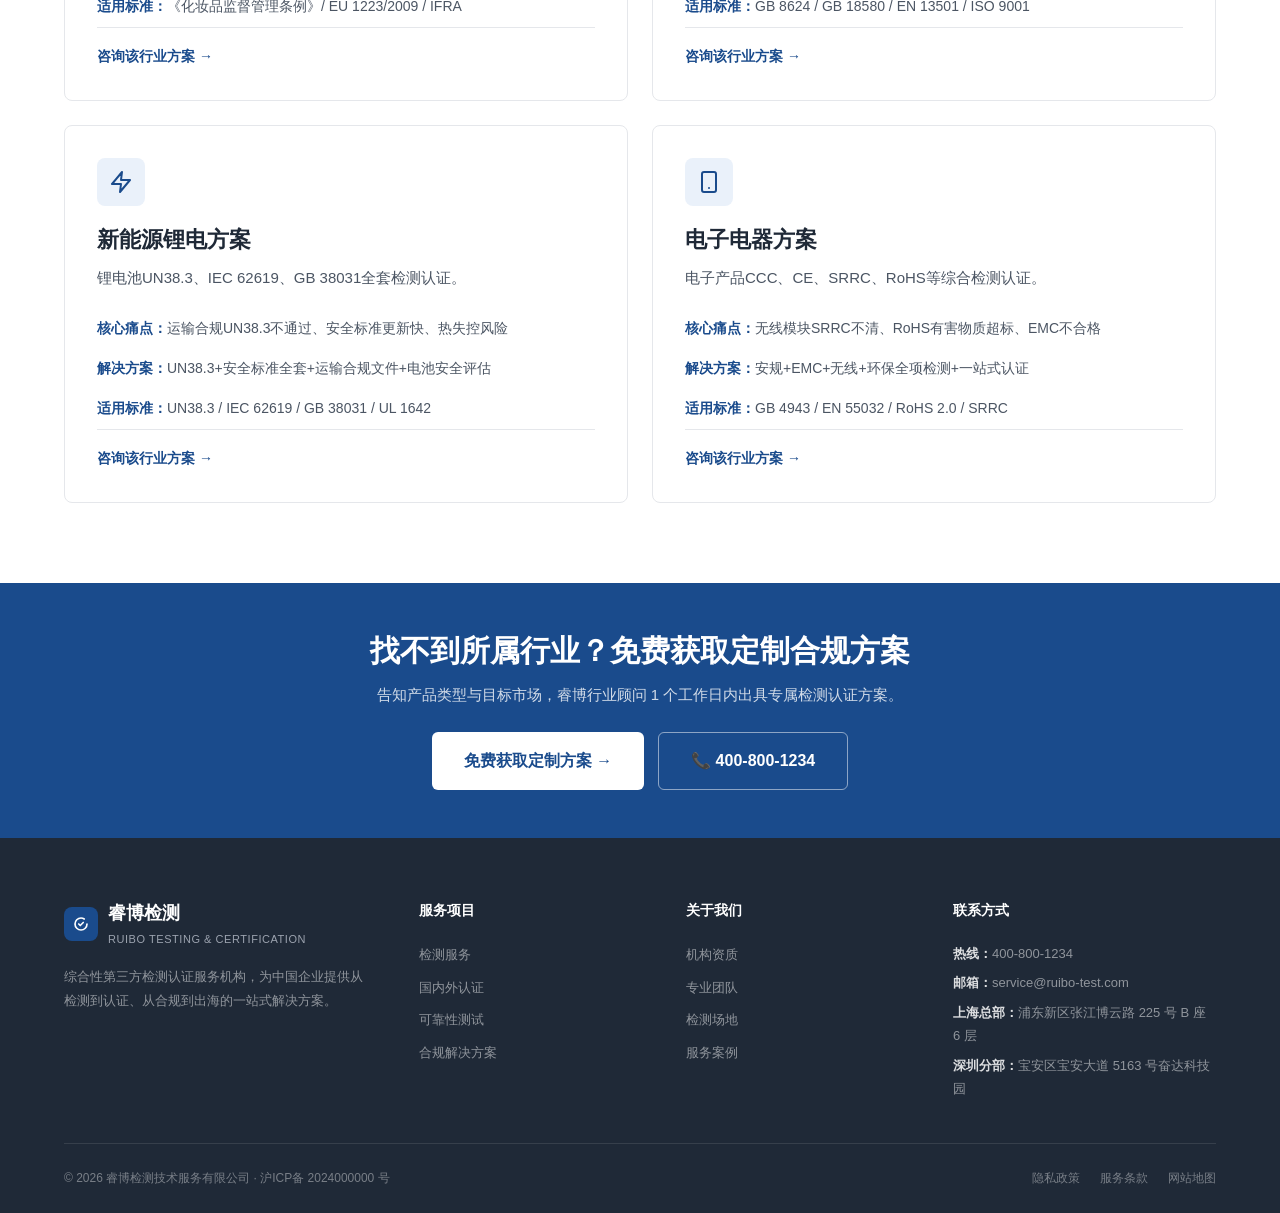
<file: industries.html>
<!DOCTYPE html>
<html lang="zh-CN">
<head>
<meta charset="UTF-8" />
<meta name="viewport" content="width=device-width, initial-scale=1.0" />
<title>行业解决方案 | 睿博检测技术服务 — 按细分行业定制检测认证方案</title>
<meta name="description" content="睿博检测覆盖生产制造、外贸进出口、跨境电商、食品农产品、化妆品日化、建筑建材、新能源锂电、电子电器八大行业的检测认证合规方案，按细分行业拆解合规难点。" />
<link rel="stylesheet" href="css/style.css" />
</head>
<body>

<!-- ============ 导航 ============ -->
<header class="header">
  <div class="container header-inner">
    <a href="index.html" class="logo">
      <span class="logo-mark"><svg viewBox="0 0 24 24" fill="none" stroke="currentColor" stroke-width="2.2" stroke-linecap="round" stroke-linejoin="round"><path d="M9 12l2 2 4-4"/><path d="M20 12c0 4.418-3.582 8-8 8s-8-3.582-8-8 3.582-8 8-8c1.6 0 3.087.468 4.34 1.275"/></svg></span>
      <span>睿博检测<small>RUIBO TESTING &amp; CERTIFICATION</small></span>
    </a>
    <nav class="nav-links">
      <a href="index.html">首页</a>
      <a href="about.html">关于我们</a>
      <a href="services.html">服务项目</a>
      <a href="industries.html" class="active">行业方案</a>
      <a href="cases.html">案例资讯</a>
      <a href="contact.html">联系我们</a>
    </nav>
    <div class="nav-cta">
      <a href="tel:400-800-1234" class="btn btn--outline">📞 400-800-1234</a>
      <a href="contact.html" class="btn btn--primary">在线咨询</a>
    </div>
    <button class="hamburger" id="hamburger" aria-label="菜单"><span></span><span></span><span></span></button>
  </div>
</header>
<div class="mobile-menu" id="mobileMenu">
  <a href="index.html">首页</a><a href="about.html">关于我们</a><a href="services.html">服务项目</a><a href="industries.html">行业方案</a><a href="cases.html">案例资讯</a><a href="contact.html">联系我们</a>
  <a href="tel:400-800-1234" class="btn btn--outline">📞 400-800-1234</a>
  <a href="contact.html" class="btn btn--primary">在线咨询</a>
</div>

<!-- ============ 页面 Banner ============ -->
<section class="page-banner">
  <div class="container reveal">
    <h1>行业解决方案</h1>
    <p>按细分行业拆解合规难点，定制专属检测认证方案</p>
  </div>
</section>

<!-- ============ 八大行业方案 ============ -->
<section class="section">
  <div class="container">
    <div class="section-head reveal">
      <span class="eyebrow">INDUSTRY SOLUTIONS</span>
      <h2>八大行业专属合规方案</h2>
      <p>不同行业合规要求千差万别，睿博配备专精行业检测工程师团队，针对性破解合规难点。</p>
    </div>

    <div class="grid grid-2">
      <!-- 1. 生产制造 -->
      <div class="card reveal" style="display:flex;flex-direction:column">
        <div class="card-ico">
          <svg viewBox="0 0 24 24" fill="none" stroke="currentColor" stroke-width="2" stroke-linecap="round" stroke-linejoin="round" width="24" height="24"><path d="M2 20h20M5 20V8l5-4v16M14 20V10l5-3v13"/></svg>
        </div>
        <h3>生产制造行业方案</h3>
        <p>家电、五金、机械设备产品的CCC认证、CE认证、性能检测。</p>
        <ul style="margin-top:18px">
          <li style="padding:8px 0;font-size:14px;color:var(--c-text-2);line-height:1.7"><strong style="color:var(--c-primary)">核心痛点：</strong>CCC/CE周期长、标准不熟、标签不规范</li>
          <li style="padding:8px 0;font-size:14px;color:var(--c-text-2);line-height:1.7"><strong style="color:var(--c-primary)">解决方案：</strong>标准匹配+标签审核+一站式认证+整改辅导</li>
          <li style="padding:8px 0;font-size:14px;color:var(--c-text-2);line-height:1.7"><strong style="color:var(--c-primary)">适用标准：</strong>GB 4706 / GB 4943 / IEC 60335 / EN 60335</li>
        </ul>
        <a href="contact.html" class="svc-link" style="margin-top:auto">咨询该行业方案 →</a>
      </div>

      <!-- 2. 外贸进出口 -->
      <div class="card reveal" style="display:flex;flex-direction:column">
        <div class="card-ico">
          <svg viewBox="0 0 24 24" fill="none" stroke="currentColor" stroke-width="2" stroke-linecap="round" stroke-linejoin="round" width="24" height="24"><circle cx="12" cy="12" r="10"/><path d="M2 12h20M12 2a15 15 0 0 1 4 10 15 15 0 0 1-4 10"/></svg>
        </div>
        <h3>外贸进出口方案</h3>
        <p>出口欧盟CE、北美FCC/UL、日韩PSE/KC等多国认证代办。</p>
        <ul style="margin-top:18px">
          <li style="padding:8px 0;font-size:14px;color:var(--c-text-2);line-height:1.7"><strong style="color:var(--c-primary)">核心痛点：</strong>多国标准差异大、认证周期不可控、外贸退货风险</li>
          <li style="padding:8px 0;font-size:14px;color:var(--c-text-2);line-height:1.7"><strong style="color:var(--c-primary)">解决方案：</strong>多国并行认证+加急通道+预审服务+出口合规指导</li>
          <li style="padding:8px 0;font-size:14px;color:var(--c-text-2);line-height:1.7"><strong style="color:var(--c-primary)">适用标准：</strong>CE 指令 / FCC Part 15 / UL 标准 / PSE / KC</li>
        </ul>
        <a href="contact.html" class="svc-link" style="margin-top:auto">咨询该行业方案 →</a>
      </div>

      <!-- 3. 跨境电商 -->
      <div class="card reveal" style="display:flex;flex-direction:column">
        <div class="card-ico">
          <svg viewBox="0 0 24 24" fill="none" stroke="currentColor" stroke-width="2" stroke-linecap="round" stroke-linejoin="round" width="24" height="24"><path d="M3 9l9-7 9 7v11a2 2 0 0 1-2 2H5a2 2 0 0 1-2-2z"/><path d="M9 22V12h6v10"/></svg>
        </div>
        <h3>跨境电商合规方案</h3>
        <p>Amazon、Temu、TikTok等平台产品合规检测认证。</p>
        <ul style="margin-top:18px">
          <li style="padding:8px 0;font-size:14px;color:var(--c-text-2);line-height:1.7"><strong style="color:var(--c-primary)">核心痛点：</strong>平台合规要求不明、上架被拒、封店风险</li>
          <li style="padding:8px 0;font-size:14px;color:var(--c-text-2);line-height:1.7"><strong style="color:var(--c-primary)">解决方案：</strong>平台合规清单+检测报告+标签合规+DOC文件</li>
          <li style="padding:8px 0;font-size:14px;color:var(--c-text-2);line-height:1.7"><strong style="color:var(--c-primary)">适用标准：</strong>CPC / ASTM F963 / UL / CE / FCC</li>
        </ul>
        <a href="contact.html" class="svc-link" style="margin-top:auto">咨询该行业方案 →</a>
      </div>

      <!-- 4. 食品农产品 -->
      <div class="card reveal" style="display:flex;flex-direction:column">
        <div class="card-ico">
          <svg viewBox="0 0 24 24" fill="none" stroke="currentColor" stroke-width="2" stroke-linecap="round" stroke-linejoin="round" width="24" height="24"><path d="M18 8h1a4 4 0 0 1 0 8h-1M2 8h16v9a4 4 0 0 1-4 4H6a4 4 0 0 1-4-4z"/><path d="M6 1v3M10 1v3M14 1v3"/></svg>
        </div>
        <h3>食品农产品方案</h3>
        <p>食品SC许可检测、营养标签、FDA注册、农残检测。</p>
        <ul style="margin-top:18px">
          <li style="padding:8px 0;font-size:14px;color:var(--c-text-2);line-height:1.7"><strong style="color:var(--c-primary)">核心痛点：</strong>营养标签不规范、农残超标、FDA注册被拒</li>
          <li style="padding:8px 0;font-size:14px;color:var(--c-text-2);line-height:1.7"><strong style="color:var(--c-primary)">解决方案：</strong>标签检测+SC申报辅导+FDA注册代办+农残全项检测</li>
          <li style="padding:8px 0;font-size:14px;color:var(--c-text-2);line-height:1.7"><strong style="color:var(--c-primary)">适用标准：</strong>GB 2760 / GB 2763 / FDA 21 CFR / Nutrition Labeling</li>
        </ul>
        <a href="contact.html" class="svc-link" style="margin-top:auto">咨询该行业方案 →</a>
      </div>

      <!-- 5. 化妆品日化 -->
      <div class="card reveal" style="display:flex;flex-direction:column">
        <div class="card-ico">
          <svg viewBox="0 0 24 24" fill="none" stroke="currentColor" stroke-width="2" stroke-linecap="round" stroke-linejoin="round" width="24" height="24"><path d="M20.84 4.61a5.5 5.5 0 0 0-7.78 0L12 5.67l-1.06-1.06a5.5 5.5 0 0 0-7.78 7.78l1.06 1.06L12 21.23l7.78-7.78 1.06-1.06a5.5 5.5 0 0 0 0-7.78z"/></svg>
        </div>
        <h3>化妆品日化方案</h3>
        <p>化妆品备案检测、功效评价、成分合规、CPNP通报。</p>
        <ul style="margin-top:18px">
          <li style="padding:8px 0;font-size:14px;color:var(--c-text-2);line-height:1.7"><strong style="color:var(--c-primary)">核心痛点：</strong>备案资料不全、功效无依据、禁限用成分风险</li>
          <li style="padding:8px 0;font-size:14px;color:var(--c-text-2);line-height:1.7"><strong style="color:var(--c-primary)">解决方案：</strong>备案检测+功效评价+成分合规审核+CPNP通报</li>
          <li style="padding:8px 0;font-size:14px;color:var(--c-text-2);line-height:1.7"><strong style="color:var(--c-primary)">适用标准：</strong>《化妆品监督管理条例》/ EU 1223/2009 / IFRA</li>
        </ul>
        <a href="contact.html" class="svc-link" style="margin-top:auto">咨询该行业方案 →</a>
      </div>

      <!-- 6. 建筑建材 -->
      <div class="card reveal" style="display:flex;flex-direction:column">
        <div class="card-ico">
          <svg viewBox="0 0 24 24" fill="none" stroke="currentColor" stroke-width="2" stroke-linecap="round" stroke-linejoin="round" width="24" height="24"><rect x="3" y="3" width="18" height="18" rx="2"/><path d="M3 9h18M9 21V9"/></svg>
        </div>
        <h3>建筑建材方案</h3>
        <p>建材防火、环保、结构性能检测与认证。</p>
        <ul style="margin-top:18px">
          <li style="padding:8px 0;font-size:14px;color:var(--c-text-2);line-height:1.7"><strong style="color:var(--c-primary)">核心痛点：</strong>防火等级不达标、环保VOC超标、进场验收不合格</li>
          <li style="padding:8px 0;font-size:14px;color:var(--c-text-2);line-height:1.7"><strong style="color:var(--c-primary)">解决方案：</strong>防火/环保/结构全项检测+合格评定+进场验收指导</li>
          <li style="padding:8px 0;font-size:14px;color:var(--c-text-2);line-height:1.7"><strong style="color:var(--c-primary)">适用标准：</strong>GB 8624 / GB 18580 / EN 13501 / ISO 9001</li>
        </ul>
        <a href="contact.html" class="svc-link" style="margin-top:auto">咨询该行业方案 →</a>
      </div>

      <!-- 7. 新能源锂电 -->
      <div class="card reveal" style="display:flex;flex-direction:column">
        <div class="card-ico">
          <svg viewBox="0 0 24 24" fill="none" stroke="currentColor" stroke-width="2" stroke-linecap="round" stroke-linejoin="round" width="24" height="24"><path d="M13 2L3 14h9l-1 8 10-12h-9l1-8z"/></svg>
        </div>
        <h3>新能源锂电方案</h3>
        <p>锂电池UN38.3、IEC 62619、GB 38031全套检测认证。</p>
        <ul style="margin-top:18px">
          <li style="padding:8px 0;font-size:14px;color:var(--c-text-2);line-height:1.7"><strong style="color:var(--c-primary)">核心痛点：</strong>运输合规UN38.3不通过、安全标准更新快、热失控风险</li>
          <li style="padding:8px 0;font-size:14px;color:var(--c-text-2);line-height:1.7"><strong style="color:var(--c-primary)">解决方案：</strong>UN38.3+安全标准全套+运输合规文件+电池安全评估</li>
          <li style="padding:8px 0;font-size:14px;color:var(--c-text-2);line-height:1.7"><strong style="color:var(--c-primary)">适用标准：</strong>UN38.3 / IEC 62619 / GB 38031 / UL 1642</li>
        </ul>
        <a href="contact.html" class="svc-link" style="margin-top:auto">咨询该行业方案 →</a>
      </div>

      <!-- 8. 电子电器 -->
      <div class="card reveal" style="display:flex;flex-direction:column">
        <div class="card-ico">
          <svg viewBox="0 0 24 24" fill="none" stroke="currentColor" stroke-width="2" stroke-linecap="round" stroke-linejoin="round" width="24" height="24"><rect x="5" y="2" width="14" height="20" rx="2"/><path d="M12 18h.01"/></svg>
        </div>
        <h3>电子电器方案</h3>
        <p>电子产品CCC、CE、SRRC、RoHS等综合检测认证。</p>
        <ul style="margin-top:18px">
          <li style="padding:8px 0;font-size:14px;color:var(--c-text-2);line-height:1.7"><strong style="color:var(--c-primary)">核心痛点：</strong>无线模块SRRC不清、RoHS有害物质超标、EMC不合格</li>
          <li style="padding:8px 0;font-size:14px;color:var(--c-text-2);line-height:1.7"><strong style="color:var(--c-primary)">解决方案：</strong>安规+EMC+无线+环保全项检测+一站式认证</li>
          <li style="padding:8px 0;font-size:14px;color:var(--c-text-2);line-height:1.7"><strong style="color:var(--c-primary)">适用标准：</strong>GB 4943 / EN 55032 / RoHS 2.0 / SRRC</li>
        </ul>
        <a href="contact.html" class="svc-link" style="margin-top:auto">咨询该行业方案 →</a>
      </div>
    </div>
  </div>
</section>

<!-- ============ CTA 横幅 ============ -->
<section class="cta-bar">
  <div class="container reveal">
    <h2>找不到所属行业？免费获取定制合规方案</h2>
    <p>告知产品类型与目标市场，睿博行业顾问 1 个工作日内出具专属检测认证方案。</p>
    <div class="btn-group">
      <a href="contact.html" class="btn btn--white btn--lg">免费获取定制方案 →</a>
      <a href="tel:400-800-1234" class="btn btn--outline btn--lg" style="color:#fff;border-color:rgba(255,255,255,.5)">📞 400-800-1234</a>
    </div>
  </div>
</section>

<!-- ============ 页脚 ============ -->
<footer class="footer">
  <div class="container">
    <div class="footer-grid">
      <div class="footer-brand">
        <div class="logo"><span class="logo-mark"><svg viewBox="0 0 24 24" fill="none" stroke="currentColor" stroke-width="2.2" stroke-linecap="round" stroke-linejoin="round"><path d="M9 12l2 2 4-4"/><path d="M20 12c0 4.418-3.582 8-8 8s-8-3.582-8-8 3.582-8 8-8c1.6 0 3.087.468 4.34 1.275"/></svg></span><span>睿博检测<small>RUIBO TESTING &amp; CERTIFICATION</small></span></div>
        <p>综合性第三方检测认证服务机构，为中国企业提供从检测到认证、从合规到出海的一站式解决方案。</p>
      </div>
      <div class="footer-col"><h6>服务项目</h6><a href="services.html">检测服务</a><a href="services.html">国内外认证</a><a href="services.html">可靠性测试</a><a href="services.html">合规解决方案</a></div>
      <div class="footer-col"><h6>关于我们</h6><a href="about.html">机构资质</a><a href="about.html">专业团队</a><a href="about.html">检测场地</a><a href="cases.html">服务案例</a></div>
      <div class="footer-col"><h6>联系方式</h6><div class="addr"><strong>热线：</strong>400-800-1234</div><div class="addr"><strong>邮箱：</strong>service@ruibo-test.com</div><div class="addr"><strong>上海总部：</strong>浦东新区张江博云路 225 号 B 座 6 层</div><div class="addr"><strong>深圳分部：</strong>宝安区宝安大道 5163 号奋达科技园</div></div>
    </div>
    <div class="footer-bottom"><div>© 2026 睿博检测技术服务有限公司 · 沪ICP备 2024000000 号</div><div class="links"><a href="#">隐私政策</a><a href="#">服务条款</a><a href="#">网站地图</a></div></div>
  </div>
</footer>

<script src="js/main.js"></script>
</body>
</html>
</file>
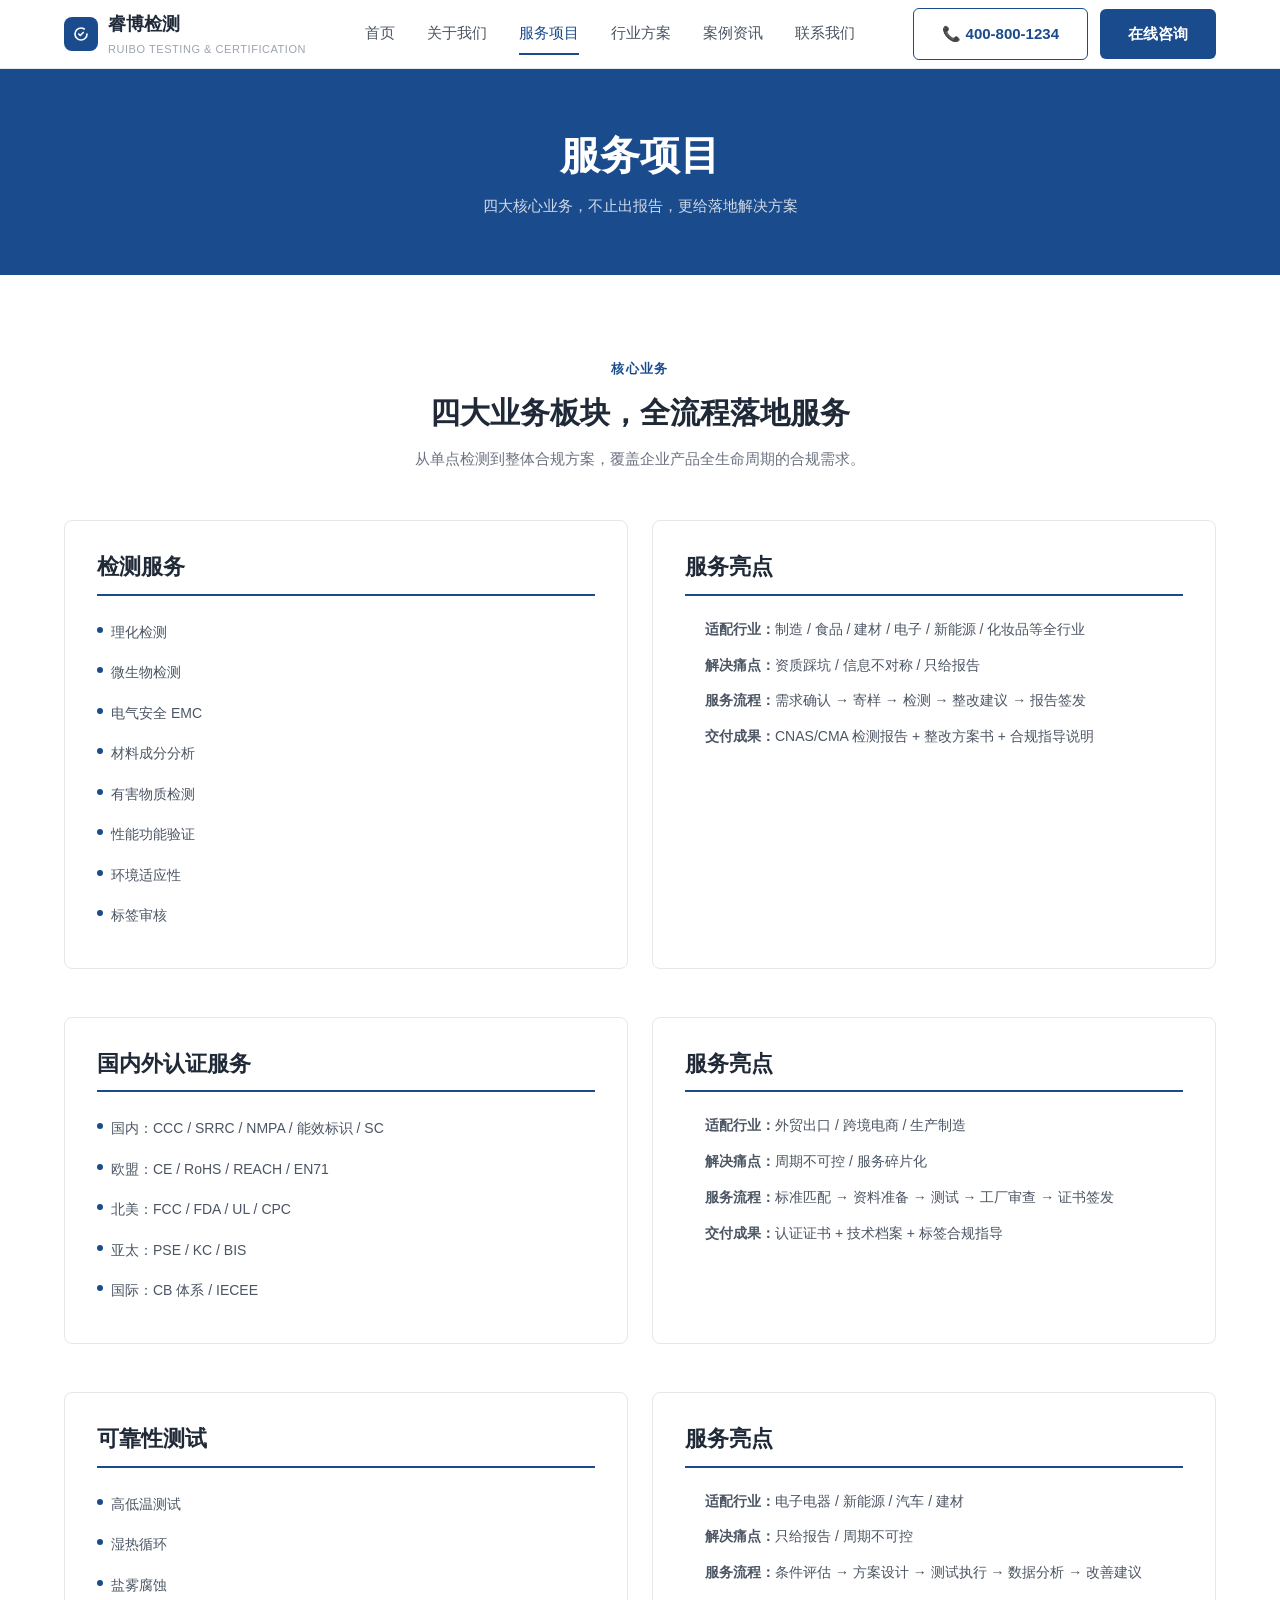
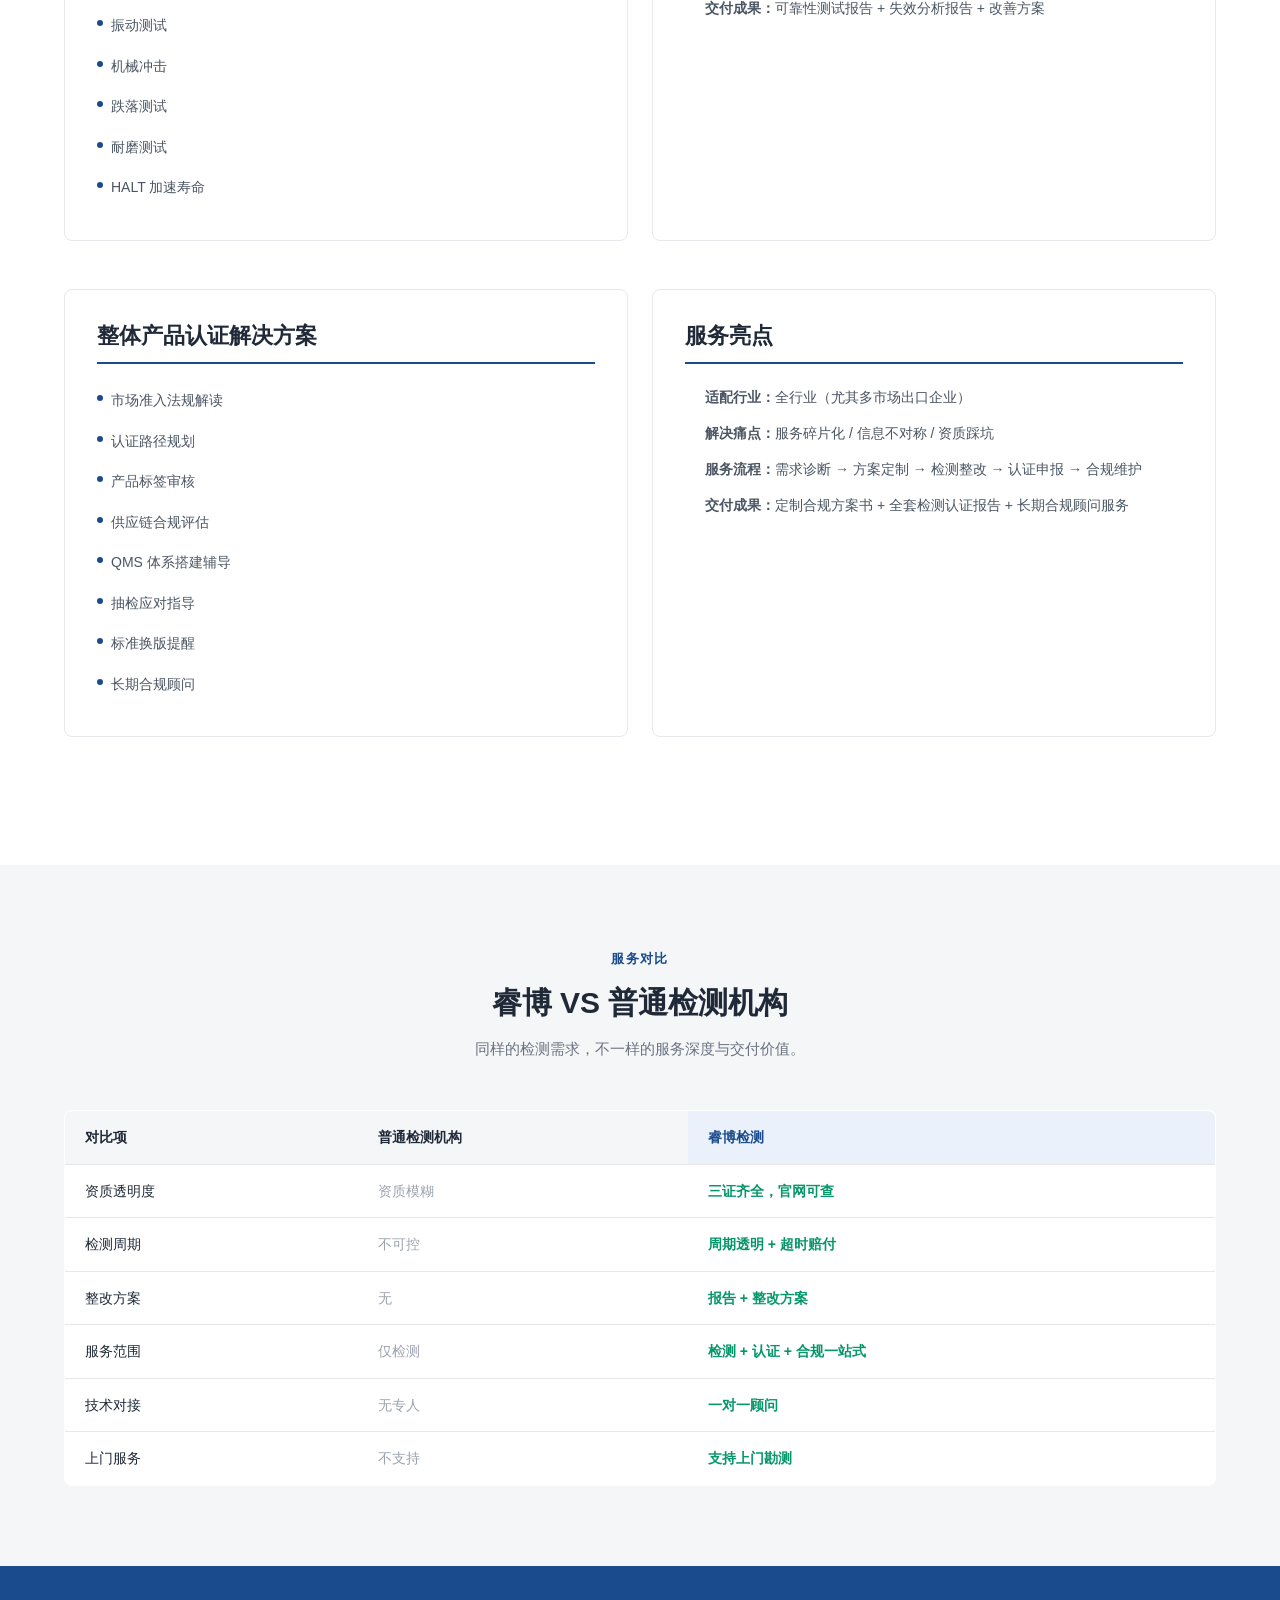
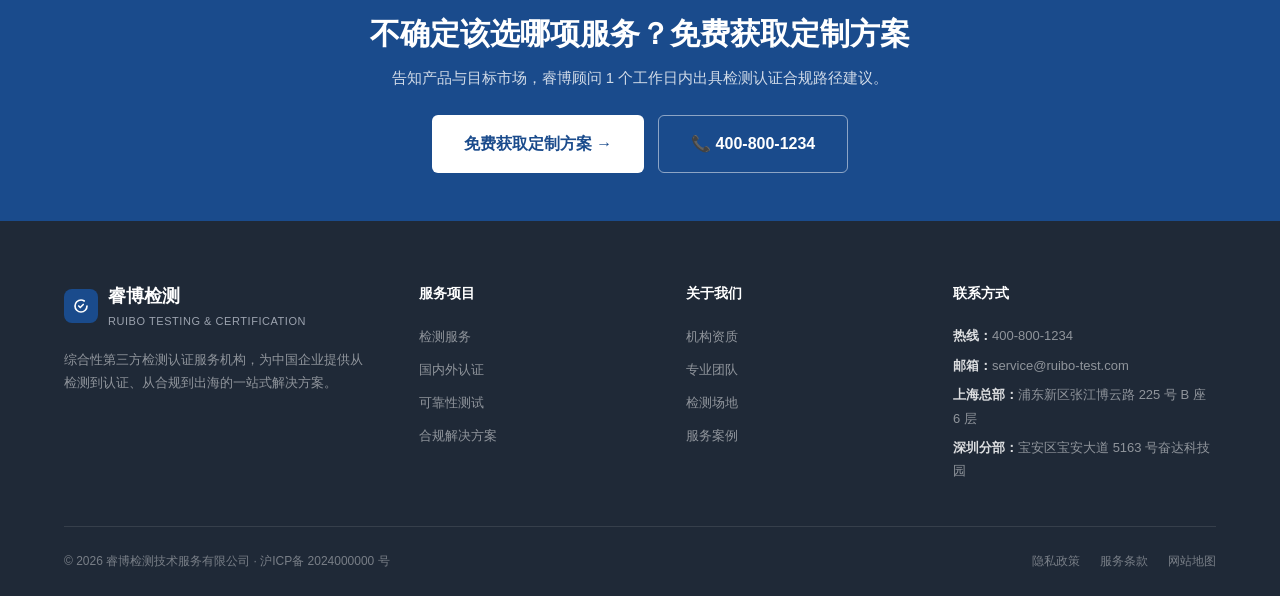
<file: services.html>
<!DOCTYPE html>
<html lang="zh-CN">
<head>
<meta charset="UTF-8" />
<meta name="viewport" content="width=device-width, initial-scale=1.0" />
<title>服务项目 | 睿博检测技术服务 — 检测·认证·可靠性·合规解决方案</title>
<meta name="description" content="睿博检测四大核心业务：检测服务、国内外认证、可靠性测试、整体产品认证解决方案。不止出报告，更给落地解决方案，覆盖制造、外贸、电商、新能源等全行业。" />
<link rel="stylesheet" href="css/style.css" />
</head>
<body>

<!-- ============ 导航 ============ -->
<header class="header">
  <div class="container header-inner">
    <a href="index.html" class="logo">
      <span class="logo-mark"><svg viewBox="0 0 24 24" fill="none" stroke="currentColor" stroke-width="2.2" stroke-linecap="round" stroke-linejoin="round"><path d="M9 12l2 2 4-4"/><path d="M20 12c0 4.418-3.582 8-8 8s-8-3.582-8-8 3.582-8 8-8c1.6 0 3.087.468 4.34 1.275"/></svg></span>
      <span>睿博检测<small>RUIBO TESTING &amp; CERTIFICATION</small></span>
    </a>
    <nav class="nav-links">
      <a href="index.html">首页</a>
      <a href="about.html">关于我们</a>
      <a href="services.html" class="active">服务项目</a>
      <a href="industries.html">行业方案</a>
      <a href="cases.html">案例资讯</a>
      <a href="contact.html">联系我们</a>
    </nav>
    <div class="nav-cta">
      <a href="tel:400-800-1234" class="btn btn--outline">📞 400-800-1234</a>
      <a href="contact.html" class="btn btn--primary">在线咨询</a>
    </div>
    <button class="hamburger" id="hamburger" aria-label="菜单"><span></span><span></span><span></span></button>
  </div>
</header>
<div class="mobile-menu" id="mobileMenu">
  <a href="index.html">首页</a><a href="about.html">关于我们</a><a href="services.html">服务项目</a><a href="industries.html">行业方案</a><a href="cases.html">案例资讯</a><a href="contact.html">联系我们</a>
  <a href="tel:400-800-1234" class="btn btn--outline">📞 400-800-1234</a>
  <a href="contact.html" class="btn btn--primary">在线咨询</a>
</div>

<!-- ============ 页面 Banner ============ -->
<section class="page-banner">
  <div class="container reveal">
    <h1>服务项目</h1>
    <p>四大核心业务，不止出报告，更给落地解决方案</p>
  </div>
</section>

<!-- ============ 四大服务详情 ============ -->
<section class="section">
  <div class="container">
    <div class="section-head reveal">
      <span class="eyebrow">核心业务</span>
      <h2>四大业务板块，全流程落地服务</h2>
      <p>从单点检测到整体合规方案，覆盖企业产品全生命周期的合规需求。</p>
    </div>

    <!-- 服务一：检测服务 -->
    <div class="svc-detail reveal">
      <div class="svc-detail-panel">
        <h3>检测服务</h3>
        <ul>
          <li>理化检测</li>
          <li>微生物检测</li>
          <li>电气安全 EMC</li>
          <li>材料成分分析</li>
          <li>有害物质检测</li>
          <li>性能功能验证</li>
          <li>环境适应性</li>
          <li>标签审核</li>
        </ul>
      </div>
      <div class="svc-detail-panel">
        <h3>服务亮点</h3>
        <ol>
          <li><strong>适配行业：</strong>制造 / 食品 / 建材 / 电子 / 新能源 / 化妆品等全行业</li>
          <li><strong>解决痛点：</strong>资质踩坑 / 信息不对称 / 只给报告</li>
          <li><strong>服务流程：</strong>需求确认 → 寄样 → 检测 → 整改建议 → 报告签发</li>
          <li><strong>交付成果：</strong>CNAS/CMA 检测报告 + 整改方案书 + 合规指导说明</li>
        </ol>
      </div>
    </div>

    <!-- 服务二：国内外认证服务 -->
    <div class="svc-detail reveal">
      <div class="svc-detail-panel">
        <h3>国内外认证服务</h3>
        <ul>
          <li>国内：CCC / SRRC / NMPA / 能效标识 / SC</li>
          <li>欧盟：CE / RoHS / REACH / EN71</li>
          <li>北美：FCC / FDA / UL / CPC</li>
          <li>亚太：PSE / KC / BIS</li>
          <li>国际：CB 体系 / IECEE</li>
        </ul>
      </div>
      <div class="svc-detail-panel">
        <h3>服务亮点</h3>
        <ol>
          <li><strong>适配行业：</strong>外贸出口 / 跨境电商 / 生产制造</li>
          <li><strong>解决痛点：</strong>周期不可控 / 服务碎片化</li>
          <li><strong>服务流程：</strong>标准匹配 → 资料准备 → 测试 → 工厂审查 → 证书签发</li>
          <li><strong>交付成果：</strong>认证证书 + 技术档案 + 标签合规指导</li>
        </ol>
      </div>
    </div>

    <!-- 服务三：可靠性测试 -->
    <div class="svc-detail reveal">
      <div class="svc-detail-panel">
        <h3>可靠性测试</h3>
        <ul>
          <li>高低温测试</li>
          <li>湿热循环</li>
          <li>盐雾腐蚀</li>
          <li>振动测试</li>
          <li>机械冲击</li>
          <li>跌落测试</li>
          <li>耐磨测试</li>
          <li>HALT 加速寿命</li>
        </ul>
      </div>
      <div class="svc-detail-panel">
        <h3>服务亮点</h3>
        <ol>
          <li><strong>适配行业：</strong>电子电器 / 新能源 / 汽车 / 建材</li>
          <li><strong>解决痛点：</strong>只给报告 / 周期不可控</li>
          <li><strong>服务流程：</strong>条件评估 → 方案设计 → 测试执行 → 数据分析 → 改善建议</li>
          <li><strong>交付成果：</strong>可靠性测试报告 + 失效分析报告 + 改善方案</li>
        </ol>
      </div>
    </div>

    <!-- 服务四：整体产品认证解决方案 -->
    <div class="svc-detail reveal">
      <div class="svc-detail-panel">
        <h3>整体产品认证解决方案</h3>
        <ul>
          <li>市场准入法规解读</li>
          <li>认证路径规划</li>
          <li>产品标签审核</li>
          <li>供应链合规评估</li>
          <li>QMS 体系搭建辅导</li>
          <li>抽检应对指导</li>
          <li>标准换版提醒</li>
          <li>长期合规顾问</li>
        </ul>
      </div>
      <div class="svc-detail-panel">
        <h3>服务亮点</h3>
        <ol>
          <li><strong>适配行业：</strong>全行业（尤其多市场出口企业）</li>
          <li><strong>解决痛点：</strong>服务碎片化 / 信息不对称 / 资质踩坑</li>
          <li><strong>服务流程：</strong>需求诊断 → 方案定制 → 检测整改 → 认证申报 → 合规维护</li>
          <li><strong>交付成果：</strong>定制合规方案书 + 全套检测认证报告 + 长期合规顾问服务</li>
        </ol>
      </div>
    </div>
  </div>
</section>

<!-- ============ 对比表 ============ -->
<section class="section section--gray">
  <div class="container">
    <div class="section-head reveal">
      <span class="eyebrow">服务对比</span>
      <h2>睿博 VS 普通检测机构</h2>
      <p>同样的检测需求，不一样的服务深度与交付价值。</p>
    </div>
    <div class="reveal" style="overflow-x:auto">
      <table class="compare-table">
        <thead>
          <tr>
            <th>对比项</th>
            <th>普通检测机构</th>
            <th class="col-ruib">睿博检测</th>
          </tr>
        </thead>
        <tbody>
          <tr>
            <td>资质透明度</td>
            <td class="no">资质模糊</td>
            <td class="yes">三证齐全，官网可查</td>
          </tr>
          <tr>
            <td>检测周期</td>
            <td class="no">不可控</td>
            <td class="yes">周期透明 + 超时赔付</td>
          </tr>
          <tr>
            <td>整改方案</td>
            <td class="no">无</td>
            <td class="yes">报告 + 整改方案</td>
          </tr>
          <tr>
            <td>服务范围</td>
            <td class="no">仅检测</td>
            <td class="yes">检测 + 认证 + 合规一站式</td>
          </tr>
          <tr>
            <td>技术对接</td>
            <td class="no">无专人</td>
            <td class="yes">一对一顾问</td>
          </tr>
          <tr>
            <td>上门服务</td>
            <td class="no">不支持</td>
            <td class="yes">支持上门勘测</td>
          </tr>
        </tbody>
      </table>
    </div>
  </div>
</section>

<!-- ============ CTA 横幅 ============ -->
<section class="cta-bar">
  <div class="container reveal">
    <h2>不确定该选哪项服务？免费获取定制方案</h2>
    <p>告知产品与目标市场，睿博顾问 1 个工作日内出具检测认证合规路径建议。</p>
    <div class="btn-group">
      <a href="contact.html" class="btn btn--white btn--lg">免费获取定制方案 →</a>
      <a href="tel:400-800-1234" class="btn btn--outline btn--lg" style="color:#fff;border-color:rgba(255,255,255,.5)">📞 400-800-1234</a>
    </div>
  </div>
</section>

<!-- ============ 页脚 ============ -->
<footer class="footer">
  <div class="container">
    <div class="footer-grid">
      <div class="footer-brand">
        <div class="logo"><span class="logo-mark"><svg viewBox="0 0 24 24" fill="none" stroke="currentColor" stroke-width="2.2" stroke-linecap="round" stroke-linejoin="round"><path d="M9 12l2 2 4-4"/><path d="M20 12c0 4.418-3.582 8-8 8s-8-3.582-8-8 3.582-8 8-8c1.6 0 3.087.468 4.34 1.275"/></svg></span><span>睿博检测<small>RUIBO TESTING &amp; CERTIFICATION</small></span></div>
        <p>综合性第三方检测认证服务机构，为中国企业提供从检测到认证、从合规到出海的一站式解决方案。</p>
      </div>
      <div class="footer-col"><h6>服务项目</h6><a href="services.html">检测服务</a><a href="services.html">国内外认证</a><a href="services.html">可靠性测试</a><a href="services.html">合规解决方案</a></div>
      <div class="footer-col"><h6>关于我们</h6><a href="about.html">机构资质</a><a href="about.html">专业团队</a><a href="about.html">检测场地</a><a href="cases.html">服务案例</a></div>
      <div class="footer-col"><h6>联系方式</h6><div class="addr"><strong>热线：</strong>400-800-1234</div><div class="addr"><strong>邮箱：</strong>service@ruibo-test.com</div><div class="addr"><strong>上海总部：</strong>浦东新区张江博云路 225 号 B 座 6 层</div><div class="addr"><strong>深圳分部：</strong>宝安区宝安大道 5163 号奋达科技园</div></div>
    </div>
    <div class="footer-bottom"><div>© 2026 睿博检测技术服务有限公司 · 沪ICP备 2024000000 号</div><div class="links"><a href="#">隐私政策</a><a href="#">服务条款</a><a href="#">网站地图</a></div></div>
  </div>
</footer>

<script src="js/main.js"></script>
</body>
</html>
</file>
<file: css/style.css>
/* ============================================================
   睿博检测官网 — 共享设计系统
   商务蓝白主色 · 浅灰辅助 · 极简克制 · 全站统一规范
   ============================================================ */

/* ---------- 1. 变量 ---------- */
:root{
  /* 主色：低饱和商务蓝，纯色无渐变 */
  --c-primary:#1A4B8C;
  --c-primary-dark:#153A6E;
  --c-primary-light:#EAF1FA;

  /* 中性色：浅灰/深灰分级，仅用于分割线/背景/文字层级 */
  --c-text:#1F2937;
  --c-text-2:#4B5563;
  --c-text-3:#6B7280;
  --c-text-4:#9CA3AF;

  --c-bg:#FFFFFF;
  --c-bg-2:#F5F6F8;
  --c-bg-3:#F0F2F5;

  --c-border:#E5E7EB;
  --c-border-2:#D1D5DB;

  /* 卡片统一参数 */
  --card-radius:8px;
  --card-padding:32px;
  --card-gap:24px;

  /* 字号层级 */
  --fz-h1:40px;
  --fz-h2:30px;
  --fz-h3:22px;
  --fz-h4:18px;
  --fz-body:15px;
  --fz-small:13px;

  /* 行高 */
  --lh-tight:1.3;
  --lh-base:1.75;

  /* 容器 */
  --container:1200px;
}

/* ---------- 2. 重置与基础 ---------- */
*,*::before,*::after{box-sizing:border-box;margin:0;padding:0}
html{scroll-behavior:smooth;font-size:16px}
body{
  font-family:-apple-system,BlinkMacSystemFont,"Segoe UI","PingFang SC","Microsoft YaHei","Helvetica Neue",Arial,sans-serif;
  color:var(--c-text);
  background:var(--c-bg);
  line-height:var(--lh-base);
  font-size:var(--fz-body);
  -webkit-font-smoothing:antialiased;
}
a{color:inherit;text-decoration:none}
button{font-family:inherit;cursor:pointer;border:none;background:none}
img{max-width:100%;display:block}
ul,ol{list-style:none}
input,select,textarea{font-family:inherit;font-size:inherit}

/* ---------- 3. 容器与间距 ---------- */
.container{max-width:var(--container);margin:0 auto;padding:0 24px}
.section{padding:80px 0}
.section--gray{background:var(--c-bg-2)}
.section--blue{background:var(--c-primary);color:#fff}

/* ---------- 4. 字体层级 ---------- */
h1,h2,h3,h4{font-weight:700;line-height:var(--lh-tight);color:var(--c-text)}
h1{font-size:var(--fz-h1)}
h2{font-size:var(--fz-h2)}
h3{font-size:var(--fz-h3)}
h4{font-size:var(--fz-h4)}
p{color:var(--c-text-2)}
.text-sm{font-size:var(--fz-small);color:var(--c-text-3)}
.text-bold{font-weight:600;color:var(--c-text)}
.text-primary{color:var(--c-primary)}

/* ---------- 5. 通用模块标题 ---------- */
.section-head{text-align:center;margin-bottom:48px}
.section-head .eyebrow{
  display:inline-block;font-size:var(--fz-small);font-weight:600;
  letter-spacing:.1em;color:var(--c-primary);margin-bottom:12px;
}
.section-head h2{margin-bottom:14px}
.section-head p{font-size:var(--fz-body);color:var(--c-text-3);max-width:640px;margin:0 auto}
.section-head--white .eyebrow{color:rgba(255,255,255,.85)}
.section-head--white h2{color:#fff}
.section-head--white p{color:rgba(255,255,255,.7)}

/* ---------- 6. 按钮（纯色，无渐变） ---------- */
.btn{
  display:inline-flex;align-items:center;justify-content:center;gap:8px;
  padding:12px 28px;border-radius:6px;font-size:var(--fz-body);font-weight:600;
  transition:background .2s,color .2s,border-color .2s;white-space:nowrap;
}
.btn--primary{background:var(--c-primary);color:#fff}
.btn--primary:hover{background:var(--c-primary-dark)}
.btn--outline{background:transparent;color:var(--c-primary);border:1.5px solid var(--c-primary)}
.btn--outline:hover{background:var(--c-primary-light)}
.btn--white{background:#fff;color:var(--c-primary)}
.btn--white:hover{background:var(--c-bg-2)}
.btn--ghost{background:var(--c-bg-2);color:var(--c-text)}
.btn--ghost:hover{background:var(--c-bg-3)}
.btn--lg{padding:14px 32px;font-size:16px}
.btn--block{width:100%}

/* ---------- 7. 通用卡片（全站统一等高等宽） ---------- */
.card{
  background:var(--c-bg);
  border:1px solid var(--c-border);
  border-radius:var(--card-radius);
  padding:var(--card-padding);
  transition:border-color .2s,box-shadow .2s;
  height:100%;
}
.card:hover{border-color:var(--c-border-2);box-shadow:0 2px 12px rgba(0,0,0,.06)}
.card--flat{border:none;background:var(--c-bg-2)}
.card--blue{background:var(--c-primary);color:#fff;border-color:var(--c-primary)}
.card--blue h3,.card--blue h4{color:#fff}
.card--blue p{color:rgba(255,255,255,.8)}

.card-ico{
  width:48px;height:48px;border-radius:8px;
  background:var(--c-primary-light);color:var(--c-primary);
  display:flex;align-items:center;justify-content:center;margin-bottom:20px;
}
.card--blue .card-ico{background:rgba(255,255,255,.15);color:#fff}
.card h3{margin-bottom:10px}
.card p{font-size:var(--fz-body);line-height:var(--lh-base)}

/* 卡片网格（统一间距） */
.grid{display:grid;gap:var(--card-gap)}
.grid-2{grid-template-columns:repeat(2,1fr)}
.grid-3{grid-template-columns:repeat(3,1fr)}
.grid-4{grid-template-columns:repeat(4,1fr)}

/* ---------- 8. 导航栏 ---------- */
.header{
  position:sticky;top:0;z-index:100;
  background:rgba(255,255,255,.95);
  border-bottom:1px solid var(--c-border);
}
.header-inner{
  display:flex;align-items:center;justify-content:space-between;
  height:68px;
}
.logo{display:flex;align-items:center;gap:10px;font-weight:700;font-size:18px;color:var(--c-text)}
.logo-mark{
  width:34px;height:34px;border-radius:8px;
  background:var(--c-primary);
  display:flex;align-items:center;justify-content:center;
  color:#fff;flex-shrink:0;
}
.logo-mark svg{width:18px;height:18px}
.logo small{display:block;font-size:11px;font-weight:400;color:var(--c-text-4);letter-spacing:.05em}

.nav-links{display:flex;align-items:center;gap:32px}
.nav-links a{
  font-size:14.5px;font-weight:500;color:var(--c-text-2);
  padding:6px 0;position:relative;transition:color .2s;
}
.nav-links a:hover,.nav-links a.active{color:var(--c-primary)}
.nav-links a.active::after{
  content:"";position:absolute;left:0;right:0;bottom:-2px;
  height:2px;background:var(--c-primary);
}
.nav-cta{display:flex;align-items:center;gap:12px}
.hamburger{display:none;width:36px;height:36px;flex-direction:column;gap:5px;justify-content:center;align-items:center}
.hamburger span{width:20px;height:2px;background:var(--c-text);border-radius:1px;transition:.3s}
.hamburger.open span:nth-child(1){transform:translateY(7px) rotate(45deg)}
.hamburger.open span:nth-child(2){opacity:0}
.hamburger.open span:nth-child(3){transform:translateY(-7px) rotate(-45deg)}

/* 移动端菜单 */
.mobile-menu{
  display:none;position:fixed;top:68px;left:0;right:0;z-index:99;
  background:#fff;border-bottom:1px solid var(--c-border);
  padding:16px 24px 24px;
}
.mobile-menu.open{display:block}
.mobile-menu a{
  display:block;padding:14px 0;border-bottom:1px solid var(--c-border);
  font-size:15px;font-weight:500;color:var(--c-text-2);
}
.mobile-menu a:last-of-type{border-bottom:none}
.mobile-menu .btn{margin-top:14px;width:100%}

/* ---------- 9. 页面 Banner（通用内页顶部） ---------- */
.page-banner{
  background:var(--c-primary);
  padding:60px 0 56px;
  text-align:center;
}
.page-banner h1{color:#fff;margin-bottom:12px}
.page-banner p{color:rgba(255,255,255,.8);font-size:var(--fz-body);max-width:600px;margin:0 auto}

/* ---------- 10. 首页 Hero ---------- */
.hero{background:var(--c-primary);padding:64px 0 72px}
.hero-inner{display:grid;grid-template-columns:1.1fr .9fr;gap:56px;align-items:center}
.hero h1{color:#fff;font-size:38px;line-height:1.25;margin-bottom:18px}
.hero .hero-sub{color:rgba(255,255,255,.85);font-size:16px;line-height:1.85;margin-bottom:28px;max-width:520px}
.hero-ctas{display:flex;gap:14px;flex-wrap:wrap}
.hero-stats{display:grid;grid-template-columns:repeat(3,1fr);gap:24px;margin-top:36px;padding-top:32px;border-top:1px solid rgba(255,255,255,.2)}
.hero-stats .n{font-size:32px;font-weight:700;color:#fff;line-height:1}
.hero-stats .l{font-size:13px;color:rgba(255,255,255,.7);margin-top:6px}

/* Hero 右侧信息卡（纯色无漂浮） */
.hero-panel{
  background:#fff;border-radius:var(--card-radius);padding:28px;
}
.hero-panel h3{font-size:16px;margin-bottom:20px}
.hero-panel-list{display:flex;flex-direction:column;gap:12px}
.hero-panel-item{
  display:grid;grid-template-columns:36px 1fr auto;gap:12px;align-items:center;
  padding:12px 14px;background:var(--c-bg-2);border-radius:6px;
}
.hero-panel-item .ico{
  width:32px;height:32px;border-radius:6px;background:var(--c-primary-light);
  color:var(--c-primary);display:flex;align-items:center;justify-content:center;
}
.hero-panel-item .ico svg{width:16px;height:16px}
.hero-panel-item .name{font-size:14px;font-weight:600;color:var(--c-text)}
.hero-panel-item .sub{font-size:12px;color:var(--c-text-3);margin-top:2px}
.hero-panel-item .tag{font-size:12px;font-weight:600;color:var(--c-primary);background:var(--c-primary-light);padding:3px 10px;border-radius:4px}
.hero-panel-item .tag--done{color:#059669;background:#ECFDF5}
.hero-panel-item .tag--doing{color:#D97706;background:#FFFBEB}

/* ---------- 11. 痛点板块 ---------- */
.pain-grid{display:grid;grid-template-columns:repeat(5,1fr);gap:var(--card-gap)}
.pain-card{
  background:var(--c-bg);border:1px solid var(--c-border);border-radius:var(--card-radius);
  padding:28px 22px;height:100%;transition:border-color .2s,box-shadow .2s;
}
.pain-card:hover{border-color:var(--c-border-2);box-shadow:0 2px 12px rgba(0,0,0,.06)}
.pain-num{font-size:28px;font-weight:700;color:var(--c-primary-light);line-height:1}
.pain-card h4{font-size:17px;margin:12px 0 8px}
.pain-card .pain{font-size:13px;color:#DC2626;font-weight:500;margin-bottom:10px;line-height:1.6}
.pain-card .pain::before{content:"⚠ "}
.pain-card .solv{font-size:13px;color:var(--c-text-3);line-height:1.7}
.pain-card .solv::before{content:"✓ ";color:var(--c-primary);font-weight:700}

/* ---------- 12. 优势板块 ---------- */
.adv-grid{display:grid;grid-template-columns:repeat(5,1fr);gap:var(--card-gap)}
.adv-item{text-align:center;padding:20px}
.adv-ico{
  width:52px;height:52px;border-radius:50%;background:var(--c-primary-light);
  color:var(--c-primary);display:flex;align-items:center;justify-content:center;
  margin:0 auto 16px;
}
.adv-ico svg{width:24px;height:24px}
.adv-item h4{font-size:16px;margin-bottom:8px}
.adv-item p{font-size:13px;color:var(--c-text-3);line-height:1.6}

/* ---------- 13. 行业入口 ---------- */
.ind-grid{display:grid;grid-template-columns:repeat(4,1fr);gap:var(--card-gap)}
.ind-card{
  display:flex;align-items:center;gap:16px;
  background:var(--c-bg);border:1px solid var(--c-border);
  border-radius:var(--card-radius);padding:24px;
  transition:border-color .2s,background .2s;height:100%;
}
.ind-card:hover{border-color:var(--c-primary);background:var(--c-primary-light)}
.ind-ico{
  width:44px;height:44px;border-radius:8px;flex-shrink:0;
  background:var(--c-bg-2);color:var(--c-primary);
  display:flex;align-items:center;justify-content:center;
}
.ind-card:hover .ind-ico{background:#fff}
.ind-ico svg{width:22px;height:22px}
.ind-card h5{font-size:15px;margin-bottom:2px}
.ind-card small{font-size:12px;color:var(--c-text-3)}

/* ---------- 14. 服务卡片 ---------- */
.svc-card{
  background:var(--c-bg);border:1px solid var(--c-border);
  border-radius:var(--card-radius);padding:var(--card-padding);
  height:100%;display:flex;flex-direction:column;
  transition:border-color .2s,box-shadow .2s;
}
.svc-card:hover{border-color:var(--c-border-2);box-shadow:0 2px 12px rgba(0,0,0,.06)}
.svc-ico{
  width:48px;height:48px;border-radius:8px;background:var(--c-primary);
  color:#fff;display:flex;align-items:center;justify-content:center;margin-bottom:20px;
}
.svc-ico svg{width:24px;height:24px}
.svc-card h3{font-size:20px;margin-bottom:10px}
.svc-card .svc-desc{font-size:14px;color:var(--c-text-3);line-height:1.75;margin-bottom:18px}
.svc-card ul{margin-bottom:20px;flex:1}
.svc-card li{
  font-size:14px;color:var(--c-text-2);padding:4px 0;
  display:flex;align-items:flex-start;gap:8px;
}
.svc-card li::before{
  content:"";flex-shrink:0;width:5px;height:5px;border-radius:50%;
  background:var(--c-primary);margin-top:9px;
}
.svc-link{
  display:inline-flex;align-items:center;gap:6px;
  font-size:14px;font-weight:600;color:var(--c-primary);
  border-top:1px solid var(--c-border);padding-top:16px;
}
.svc-card:hover .svc-link{gap:10px}

/* 服务详情（服务项目页） */
.svc-detail{display:grid;grid-template-columns:1fr 1fr;gap:var(--card-gap);margin-bottom:48px}
.svc-detail-panel{
  background:var(--c-bg);border:1px solid var(--c-border);
  border-radius:var(--card-radius);padding:32px;
}
.svc-detail-panel h3{margin-bottom:16px;padding-bottom:12px;border-bottom:2px solid var(--c-primary)}
.svc-detail-panel ul li{
  font-size:14px;color:var(--c-text-2);padding:8px 0;
  display:flex;gap:8px;align-items:flex-start;
}
.svc-detail-panel ul li::before{
  content:"";flex-shrink:0;width:6px;height:6px;border-radius:50%;
  background:var(--c-primary);margin-top:7px;
}
.svc-detail-panel ol{padding-left:20px}
.svc-detail-panel ol li{font-size:14px;color:var(--c-text-2);padding:6px 0;line-height:1.7}

/* ---------- 15. 流程步骤 ---------- */
.steps{display:grid;grid-template-columns:repeat(4,1fr);gap:var(--card-gap)}
.step{
  background:var(--c-bg-2);border:1px solid var(--c-border);
  border-radius:var(--card-radius);padding:28px 24px;
}
.step-num{
  width:40px;height:40px;border-radius:8px;
  background:var(--c-primary);color:#fff;
  display:flex;align-items:center;justify-content:center;
  font-size:18px;font-weight:700;margin-bottom:16px;
}
.step h4{font-size:16px;margin-bottom:8px}
.step p{font-size:13px;color:var(--c-text-3);line-height:1.7}

/* ---------- 16. 对比表格 ---------- */
.compare-table{width:100%;border-collapse:collapse;background:#fff;border-radius:var(--card-radius);overflow:hidden;border:1px solid var(--c-border)}
.compare-table th,.compare-table td{padding:14px 20px;text-align:left;font-size:14px;border-bottom:1px solid var(--c-border)}
.compare-table th{background:var(--c-bg-2);font-weight:700;color:var(--c-text)}
.compare-table tr:last-child td{border-bottom:none}
.compare-table .col-ruib{background:var(--c-primary-light);font-weight:600;color:var(--c-primary)}
.compare-table .yes{color:#059669;font-weight:600}
.compare-table .no{color:#9CA3AF}

/* ---------- 17. 案例卡片 ---------- */
.case-card{
  background:var(--c-bg);border:1px solid var(--c-border);
  border-radius:var(--card-radius);overflow:hidden;height:100%;
  transition:border-color .2s,box-shadow .2s;
}
.case-card:hover{border-color:var(--c-border-2);box-shadow:0 2px 12px rgba(0,0,0,.06)}
.case-body{padding:24px}
.case-tag{font-size:12px;font-weight:600;color:var(--c-primary);background:var(--c-primary-light);padding:4px 12px;border-radius:4px;display:inline-block;margin-bottom:12px}
.case-card h4{font-size:16px;margin-bottom:8px;line-height:1.5}
.case-card p{font-size:13px;color:var(--c-text-3);line-height:1.7}
.case-meta{display:flex;gap:16px;margin-top:14px;padding-top:14px;border-top:1px solid var(--c-border);font-size:12px;color:var(--c-text-4)}

/* 资讯/文章卡片 */
.article-card{
  background:var(--c-bg);border:1px solid var(--c-border);
  border-radius:var(--card-radius);overflow:hidden;height:100%;
  transition:border-color .2s,box-shadow .2s;
}
.article-card:hover{border-color:var(--c-border-2);box-shadow:0 2px 12px rgba(0,0,0,.06)}
.article-body{padding:24px}
.article-date{font-size:12px;color:var(--c-text-4);margin-bottom:8px}
.article-card h4{font-size:16px;margin-bottom:10px;line-height:1.5}
.article-card p{font-size:13px;color:var(--c-text-3);line-height:1.7}
.article-tag{font-size:12px;color:var(--c-primary);font-weight:500;margin-top:14px;display:inline-block}

/* ---------- 18. 留资表单 ---------- */
.form-card{
  background:#fff;border:1px solid var(--c-border);
  border-radius:var(--card-radius);padding:36px;
}
.form-card h3{margin-bottom:6px}
.form-card .form-desc{font-size:14px;color:var(--c-text-3);margin-bottom:24px}
.form-row{display:grid;grid-template-columns:1fr 1fr;gap:16px}
.field{margin-bottom:16px}
.field label{display:block;font-size:13px;font-weight:600;color:var(--c-text-2);margin-bottom:6px}
.field label .req{color:#DC2626}
.field input,.field select,.field textarea{
  width:100%;padding:11px 14px;border:1px solid var(--c-border-2);
  border-radius:6px;background:var(--c-bg);color:var(--c-text);
  font-size:14px;outline:none;transition:border-color .2s;
}
.field input::placeholder,.field textarea::placeholder{color:var(--c-text-4)}
.field input:focus,.field select:focus,.field textarea:focus{border-color:var(--c-primary)}
.field textarea{resize:vertical;min-height:90px}
.form-note{display:flex;align-items:flex-start;gap:8px;font-size:12px;color:var(--c-text-3);margin:14px 0 22px;line-height:1.6}
.form-note input{margin-top:3px;flex-shrink:0}
.form-success{display:none;padding:32px;border-radius:var(--card-radius);background:#ECFDF5;border:1px solid #6EE7B7;text-align:center}
.form-success.show{display:block}
.form-success .ok-ico{
  width:52px;height:52px;border-radius:50%;background:#10B981;
  color:#fff;display:flex;align-items:center;justify-content:center;margin:0 auto 14px;
}
.form-success h4{color:#065F46;font-size:18px;margin-bottom:6px}
.form-success p{color:#047857;font-size:14px}

/* ---------- 19. 联系方式卡片 ---------- */
.contact-method{display:flex;gap:16px;align-items:flex-start;margin-bottom:20px}
.contact-method .cm-ico{
  width:44px;height:44px;border-radius:8px;flex-shrink:0;
  background:var(--c-primary-light);color:var(--c-primary);
  display:flex;align-items:center;justify-content:center;
}
.contact-method .cm-ico svg{width:20px;height:20px}
.contact-method .cm-label{font-size:12px;color:var(--c-text-3);font-weight:600;letter-spacing:.06em;text-transform:uppercase;margin-bottom:4px}
.contact-method .cm-value{font-size:17px;font-weight:700;color:var(--c-text);line-height:1.4}
.contact-method .cm-value small{display:block;font-size:13px;color:var(--c-text-3);font-weight:400;margin-top:3px}

/* ---------- 20. 资质展示 ---------- */
.cert-grid{display:grid;grid-template-columns:repeat(4,1fr);gap:var(--card-gap)}
.cert-item{
  background:var(--c-bg);border:1px solid var(--c-border);
  border-radius:var(--card-radius);padding:28px 20px;text-align:center;
}
.cert-name{font-size:14px;font-weight:700;color:var(--c-text);margin-bottom:4px}
.cert-sub{font-size:12px;color:var(--c-text-3)}

/* ---------- 21. 数字统计 ---------- */
.stats-grid{display:grid;grid-template-columns:repeat(4,1fr);gap:var(--card-gap)}
.stat-item{text-align:center}
.stat-num{font-size:36px;font-weight:700;color:var(--c-primary);line-height:1}
.stat-label{font-size:14px;color:var(--c-text-3);margin-top:8px}

/* ---------- 22. CTA 横幅 ---------- */
.cta-bar{
  background:var(--c-primary);padding:48px 0;text-align:center;
}
.cta-bar h2{color:#fff;margin-bottom:12px}
.cta-bar p{color:rgba(255,255,255,.8);margin-bottom:24px;font-size:15px}
.cta-bar .btn-group{display:flex;gap:14px;justify-content:center;flex-wrap:wrap}

/* ---------- 23. 页脚 ---------- */
.footer{background:#1F2937;color:rgba(255,255,255,.7);padding:60px 0 24px}
.footer-grid{display:grid;grid-template-columns:1.4fr 1fr 1fr 1.2fr;gap:48px;padding-bottom:40px;border-bottom:1px solid rgba(255,255,255,.1)}
.footer-brand .logo{color:#fff;margin-bottom:16px}
.footer-brand p{font-size:13px;line-height:1.8;color:rgba(255,255,255,.5);max-width:300px;margin-bottom:16px}
.footer-social{display:flex;gap:10px}
.footer-social a{
  width:34px;height:34px;border-radius:8px;background:rgba(255,255,255,.1);
  display:flex;align-items:center;justify-content:center;color:rgba(255,255,255,.8);
  transition:background .2s;
}
.footer-social a:hover{background:var(--c-primary)}
.footer-col h6{font-size:14px;font-weight:700;color:#fff;margin-bottom:16px}
.footer-col a{display:block;font-size:13px;padding:5px 0;color:rgba(255,255,255,.5);transition:color .2s}
.footer-col a:hover{color:#fff}
.footer-col .addr{font-size:13px;line-height:1.8;color:rgba(255,255,255,.5);padding:3px 0}
.footer-col .addr strong{color:rgba(255,255,255,.85);font-weight:600}
.footer-bottom{display:flex;justify-content:space-between;align-items:center;padding-top:24px;font-size:12px;color:rgba(255,255,255,.4)}
.footer-bottom .links{display:flex;gap:20px}
.footer-bottom .links a:hover{color:rgba(255,255,255,.8)}

/* ---------- 24. 工具类 ---------- */
.text-center{text-align:center}
.mt-0{margin-top:0}.mt-16{margin-top:16px}.mt-24{margin-top:24px}.mt-32{margin-top:32px}.mt-48{margin-top:48px}
.mb-0{margin-bottom:0}.mb-16{margin-bottom:16px}.mb-24{margin-bottom:24px}.mb-32{margin-bottom:32px}.mb-48{margin-bottom:48px}
.flex{display:flex}.flex-center{display:flex;align-items:center;justify-content:center}
.gap-12{gap:12px}.gap-16{gap:16px}.gap-24{gap:24px}
.hide{display:none}

/* ---------- 25. 基础动效（克制） ---------- */
.reveal{opacity:0;transform:translateY(20px);transition:opacity .5s ease,transform .5s ease}
.reveal.in{opacity:1;transform:none}

/* ---------- 26. 响应式 ---------- */
@media(max-width:1024px){
  :root{--fz-h1:34px;--fz-h2:26px}
  .grid-4{grid-template-columns:repeat(2,1fr)}
  .ind-grid{grid-template-columns:repeat(2,1fr)}
  .cert-grid{grid-template-columns:repeat(2,1fr)}
  .pain-grid{grid-template-columns:repeat(2,1fr)}
  .adv-grid{grid-template-columns:repeat(2,1fr)}
  .steps{grid-template-columns:repeat(2,1fr)}
  .stats-grid{grid-template-columns:repeat(2,1fr)}
  .footer-grid{grid-template-columns:1fr 1fr;gap:36px}
}
@media(max-width:768px){
  :root{--fz-h1:28px;--fz-h2:22px;--fz-h3:18px;--fz-body:14px;--card-padding:24px}
  .section{padding:56px 0}
  .nav-links{display:none}
  .nav-cta .btn--outline{display:none}
  .hamburger{display:flex}
  .hero-inner{grid-template-columns:1fr;gap:36px}
  .hero-panel{max-width:480px}
  .grid-2,.grid-3,.grid-4{grid-template-columns:1fr}
  .ind-grid,.cert-grid,.pain-grid,.adv-grid,.steps,.stats-grid{grid-template-columns:1fr}
  .svc-detail{grid-template-columns:1fr}
  .form-row{grid-template-columns:1fr}
  .form-card{padding:24px}
  .footer-grid{grid-template-columns:1fr;gap:32px}
  .footer-bottom{flex-direction:column;gap:12px;text-align:center}
  .hero-stats{grid-template-columns:repeat(3,1fr);gap:12px}
  .hero-stats .n{font-size:24px}
  .section-head{margin-bottom:32px}
  .page-banner{padding:40px 0}
}
</file>
<file: solace/styles.css>
/* ===== 设计变量 ===== */
:root {
  --cream: #F1E9DC;
  --cream-deep: #E8DCC8;
  --ink: #1F1611;
  --ink-soft: #3A2A1E;
  --brown: #2B1810;
  --caramel: #C8643C;
  --caramel-deep: #A84E2A;
  --moss: #3A4A3F;
  --paper: #F5EFE6;
  --line: rgba(31, 22, 17, 0.14);
  --serif: 'Fraunces', Georgia, serif;
  --sans: 'Instrument Sans', system-ui, sans-serif;
  --ease: cubic-bezier(0.22, 1, 0.36, 1);
}

/* ===== 基础 ===== */
* { box-sizing: border-box; margin: 0; padding: 0; }

html { scroll-behavior: smooth; }

body {
  font-family: var(--sans);
  background: var(--paper);
  color: var(--ink);
  font-size: 16px;
  line-height: 1.6;
  -webkit-font-smoothing: antialiased;
  overflow-x: hidden;
}

a { color: inherit; text-decoration: none; }
ul { list-style: none; }
button { font: inherit; cursor: pointer; border: none; background: none; }

/* ===== 噪点纹理 ===== */
.grain {
  position: fixed;
  inset: 0;
  z-index: 1000;
  pointer-events: none;
  opacity: 0.4;
  mix-blend-mode: multiply;
  background-image: url("data:image/svg+xml,%3Csvg xmlns='http://www.w3.org/2000/svg' width='200' height='200'%3E%3Cfilter id='n'%3E%3CfeTurbulence type='fractalNoise' baseFrequency='0.85' numOctaves='3'/%3E%3CfeColorMatrix values='0 0 0 0 0.12 0 0 0 0 0.09 0 0 0 0 0.07 0 0 0 0.5 0'/%3E%3C/filter%3E%3Crect width='100%25' height='100%25' filter='url(%23n)'/%3E%3C/svg%3E");
}

/* ===== 公告条 ===== */
.announce {
  background: var(--ink);
  color: var(--cream);
  font-size: 0.78rem;
  letter-spacing: 0.12em;
  text-align: center;
  padding: 0.6rem 1rem;
  text-transform: uppercase;
  font-weight: 500;
}

/* ===== 导航 ===== */
.nav {
  display: flex;
  align-items: center;
  justify-content: space-between;
  padding: 1.6rem 4rem;
  position: sticky;
  top: 0;
  z-index: 100;
  background: rgba(245, 239, 230, 0.92);
  backdrop-filter: blur(12px);
  border-bottom: 1px solid var(--line);
}

.logo {
  display: flex;
  align-items: baseline;
  gap: 0.55rem;
}

.logo-mark {
  font-family: var(--serif);
  font-weight: 500;
  font-style: italic;
  font-size: 1.9rem;
  color: var(--caramel);
  line-height: 1;
  display: inline-block;
}

.logo-mark--lg { font-size: 3.2rem; }

.logo-text {
  font-family: var(--serif);
  font-weight: 400;
  font-size: 1.35rem;
  letter-spacing: 0.02em;
}

.nav-links {
  display: flex;
  gap: 2.4rem;
}

.nav-links a {
  font-size: 0.92rem;
  font-weight: 500;
  position: relative;
  padding: 0.3rem 0;
  transition: color 0.3s var(--ease);
}

.nav-links a::after {
  content: '';
  position: absolute;
  left: 0;
  bottom: 0;
  width: 0;
  height: 1px;
  background: var(--caramel);
  transition: width 0.4s var(--ease);
}

.nav-links a:hover { color: var(--caramel); }
.nav-links a:hover::after { width: 100%; }

.nav-cta {
  font-size: 0.92rem;
  font-weight: 500;
  border: 1px solid var(--ink);
  padding: 0.7rem 1.4rem;
  border-radius: 999px;
  transition: all 0.4s var(--ease);
}

.nav-cta .arrow {
  transition: transform 0.4s var(--ease);
  display: inline-block;
}

.nav-cta:hover {
  background: var(--ink);
  color: var(--cream);
}

.nav-cta:hover .arrow { transform: translateX(4px); }

/* ===== Hero ===== */
.hero {
  padding: 5rem 4rem 3rem;
  position: relative;
  min-height: 88vh;
  display: flex;
  flex-direction: column;
}

.hero-grid {
  display: grid;
  grid-template-columns: 0.6fr 1.4fr 0.8fr;
  grid-template-rows: auto auto;
  gap: 2.5rem 3rem;
  align-items: start;
  flex: 1;
}

.hero-meta {
  grid-column: 1;
  grid-row: 1;
}

.eyebrow {
  font-family: var(--sans);
  font-size: 0.74rem;
  letter-spacing: 0.2em;
  text-transform: uppercase;
  font-weight: 600;
  color: var(--caramel);
  display: block;
}

.eyebrow--light { color: var(--caramel); margin-bottom: 1.2rem; }

.eyebrow-line {
  display: block;
  width: 60px;
  height: 1px;
  background: var(--ink);
  margin-top: 0.9rem;
}

.hero-title {
  grid-column: 1 / 3;
  grid-row: 1;
  font-family: var(--serif);
  font-weight: 300;
  font-size: clamp(3.2rem, 9vw, 8.5rem);
  line-height: 0.96;
  letter-spacing: -0.02em;
  color: var(--ink);
  margin-top: 3.5rem;
}

.hero-title .line {
  display: block;
  overflow: hidden;
}

.hero-title em {
  font-style: italic;
  font-weight: 400;
  color: var(--caramel-deep);
}

.hero-side {
  grid-column: 3;
  grid-row: 1;
  align-self: end;
  padding-bottom: 0.5rem;
}

.hero-lede {
  font-size: 1.02rem;
  line-height: 1.7;
  color: var(--ink-soft);
  margin-bottom: 2rem;
  max-width: 32ch;
}

.hero-actions {
  display: flex;
  gap: 1rem;
  flex-wrap: wrap;
}

.btn-primary {
  display: inline-flex;
  align-items: center;
  gap: 0.5rem;
  background: var(--ink);
  color: var(--cream);
  padding: 0.85rem 1.6rem;
  border-radius: 999px;
  font-size: 0.9rem;
  font-weight: 500;
  transition: all 0.4s var(--ease);
}

.btn-primary::after {
  content: '→';
  transition: transform 0.4s var(--ease);
}

.btn-primary:hover {
  background: var(--caramel);
  transform: translateY(-2px);
}

.btn-primary:hover::after { transform: translateX(4px); }

.btn-primary--lg {
  padding: 1.1rem 2.4rem;
  font-size: 1rem;
  margin-top: 1.8rem;
}

.btn-ghost {
  display: inline-flex;
  align-items: center;
  gap: 0.5rem;
  padding: 0.85rem 1.4rem;
  border-radius: 999px;
  font-size: 0.9rem;
  font-weight: 500;
  border: 1px solid var(--line);
  transition: all 0.4s var(--ease);
}

.btn-ghost::after {
  content: '→';
  transition: transform 0.4s var(--ease);
}

.btn-ghost:hover {
  border-color: var(--ink);
  transform: translateY(-2px);
}

.btn-ghost:hover::after { transform: translateX(4px); }

/* Hero 视觉：印章 + 同心圆 */
.hero-visual {
  grid-column: 3;
  grid-row: 2;
  position: relative;
  height: 220px;
  margin-top: 1rem;
}

.hero-stamp {
  position: absolute;
  top: 50%;
  left: 50%;
  transform: translate(-50%, -50%);
  text-align: center;
  z-index: 2;
}

.stamp-num {
  font-family: var(--serif);
  font-weight: 300;
  font-size: 4.5rem;
  line-height: 1;
  color: var(--ink);
  display: block;
}

.stamp-num .unit {
  font-style: italic;
  color: var(--caramel);
  font-size: 0.5em;
}

.stamp-label {
  font-size: 0.72rem;
  letter-spacing: 0.18em;
  text-transform: uppercase;
  color: var(--ink-soft);
  margin-top: 0.4rem;
  display: block;
}

.hero-ring {
  position: absolute;
  top: 50%;
  left: 50%;
  width: 200px;
  height: 200px;
  border: 1px solid var(--ink);
  border-radius: 50%;
  transform: translate(-50%, -50%);
  opacity: 0.5;
  animation: ringPulse 6s ease-in-out infinite;
}

.hero-ring--2 {
  width: 240px;
  height: 240px;
  opacity: 0.22;
  animation-delay: -3s;
}

@keyframes ringPulse {
  0%, 100% { transform: translate(-50%, -50%) scale(1); }
  50% { transform: translate(-50%, -50%) scale(1.05); }
}

.hero-foot {
  display: flex;
  align-items: center;
  gap: 1rem;
  margin-top: 3rem;
  padding-top: 2rem;
  border-top: 1px solid var(--line);
}

.scroll-cue {
  font-size: 0.74rem;
  letter-spacing: 0.18em;
  text-transform: uppercase;
  color: var(--ink-soft);
}

.scroll-line {
  flex: 1;
  height: 1px;
  background: linear-gradient(to right, var(--ink-soft), transparent);
  position: relative;
  overflow: hidden;
}

.scroll-line::after {
  content: '';
  position: absolute;
  top: 0;
  left: -30%;
  width: 30%;
  height: 100%;
  background: var(--caramel);
  animation: scrollSlide 2.8s var(--ease) infinite;
}

@keyframes scrollSlide {
  to { left: 100%; }
}

/* ===== 区段标题 ===== */
.section-head {
  display: flex;
  align-items: baseline;
  gap: 1.4rem;
  padding: 0 4rem;
  margin-bottom: 4rem;
}

.section-head--center {
  justify-content: center;
  text-align: center;
  flex-direction: column;
  gap: 1.2rem;
}

.section-no {
  font-family: var(--serif);
  font-style: italic;
  font-size: 1rem;
  color: var(--caramel);
}

.section-title {
  font-family: var(--serif);
  font-weight: 300;
  font-size: clamp(2.4rem, 5vw, 4.2rem);
  line-height: 1;
  letter-spacing: -0.02em;
}

.section-title--left {
  margin-bottom: 1.8rem;
}

.section-sub {
  font-size: 1rem;
  color: var(--ink-soft);
  align-self: baseline;
}

/* ===== 豆单 ===== */
.beans {
  padding: 7rem 0 8rem;
  background: var(--cream);
  border-top: 1px solid var(--line);
  border-bottom: 1px solid var(--line);
}

.bean-grid {
  display: grid;
  grid-template-columns: repeat(3, 1fr);
  gap: 0;
  padding: 0 4rem;
  max-width: 1400px;
  margin: 0 auto;
}

.bean {
  padding: 2.5rem 2rem;
  border: 1px solid var(--line);
  margin-left: -1px;
  background: var(--paper);
  transition: all 0.5s var(--ease);
  position: relative;
  display: flex;
  flex-direction: column;
}

.bean:hover {
  background: var(--ink);
  color: var(--cream);
  z-index: 2;
  transform: translateY(-6px);
}

.bean-tag {
  font-size: 0.72rem;
  letter-spacing: 0.15em;
  text-transform: uppercase;
  font-weight: 600;
  color: var(--caramel);
  margin-bottom: 2.5rem;
}

.bean-tag--accent {
  background: var(--caramel);
  color: var(--cream);
  padding: 0.3rem 0.7rem;
  border-radius: 999px;
  display: inline-block;
  align-self: flex-start;
}

.bean:hover .bean-tag { color: var(--caramel); }

.bean-name {
  font-family: var(--serif);
  font-weight: 400;
  font-size: 1.85rem;
  line-height: 1.1;
  margin-bottom: 0.6rem;
}

.bean-origin {
  font-size: 0.88rem;
  color: var(--ink-soft);
  margin-bottom: 1.8rem;
}

.bean:hover .bean-origin { color: var(--cream-deep); }

.bean-notes {
  display: flex;
  gap: 0.6rem;
  flex-wrap: wrap;
  margin-bottom: 2.5rem;
}

.bean-notes li {
  font-size: 0.82rem;
  padding: 0.3rem 0.8rem;
  border: 1px solid var(--line);
  border-radius: 999px;
  font-style: italic;
  font-family: var(--serif);
}

.bean:hover .bean-notes li {
  border-color: rgba(241, 233, 220, 0.3);
}

.bean-foot {
  margin-top: auto;
  display: flex;
  align-items: baseline;
  justify-content: space-between;
  padding-top: 1.5rem;
  border-top: 1px solid var(--line);
}

.bean:hover .bean-foot { border-color: rgba(241, 233, 220, 0.3); }

.price {
  font-family: var(--serif);
  font-size: 1.4rem;
  font-weight: 400;
}

.price .unit {
  font-size: 0.7rem;
  font-style: italic;
  color: var(--ink-soft);
}

.bean:hover .price .unit { color: var(--cream-deep); }

.bean-buy {
  font-size: 0.88rem;
  font-weight: 500;
  color: var(--caramel);
  transition: transform 0.3s var(--ease);
}

.bean-buy:hover { transform: translateX(4px); }

.bean--feature {
  background: var(--cream-deep);
}

.bean--feature:hover {
  background: var(--ink);
}

/* ===== 故事 ===== */
.story {
  padding: 8rem 4rem;
}

.story-grid {
  display: grid;
  grid-template-columns: 1fr 1fr;
  gap: 5rem;
  align-items: center;
  max-width: 1400px;
  margin: 0 auto;
}

.story-image {
  position: relative;
}

.story-frame {
  aspect-ratio: 4 / 5;
  background:
    radial-gradient(circle at 30% 20%, rgba(200, 100, 60, 0.4), transparent 50%),
    radial-gradient(circle at 70% 80%, rgba(58, 74, 63, 0.3), transparent 50%),
    linear-gradient(135deg, #3A2A1E 0%, #1F1611 100%);
  position: relative;
  overflow: hidden;
  box-shadow: 0 30px 60px -20px rgba(31, 22, 17, 0.4);
}

.story-frame::before {
  content: '';
  position: absolute;
  inset: 12px;
  border: 1px solid rgba(241, 233, 220, 0.2);
}

.story-frame::after {
  content: '☕';
  position: absolute;
  top: 50%;
  left: 50%;
  transform: translate(-50%, -50%);
  font-size: 6rem;
  opacity: 0.15;
  color: var(--cream);
}

.story-cap {
  position: absolute;
  bottom: 1.5rem;
  left: 1.5rem;
  font-size: 0.74rem;
  letter-spacing: 0.15em;
  text-transform: uppercase;
  color: var(--cream);
  font-family: var(--sans);
}

.story-text p {
  font-size: 1.08rem;
  line-height: 1.8;
  color: var(--ink-soft);
  margin-bottom: 1.4rem;
  max-width: 46ch;
}

.story-sig {
  margin-top: 2.5rem;
  display: flex;
  flex-direction: column;
  gap: 0.2rem;
}

.sig-name {
  font-family: var(--serif);
  font-style: italic;
  font-size: 1.3rem;
  color: var(--ink);
}

.sig-role {
  font-size: 0.78rem;
  letter-spacing: 0.12em;
  text-transform: uppercase;
  color: var(--caramel);
}

/* ===== 工艺 / 曲线 ===== */
.craft {
  padding: 8rem 0;
  background: var(--ink);
  color: var(--cream);
}

.craft .section-no { color: var(--caramel); }

.craft .section-title { color: var(--cream); }

.craft .section-sub { color: var(--cream-deep); }

.curve {
  max-width: 1100px;
  margin: 3rem auto 0;
  padding: 0 4rem;
}

.curve-svg {
  width: 100%;
  height: 260px;
  display: block;
}

.curve-line {
  stroke: var(--cream) !important;
  stroke-dasharray: 1200;
  stroke-dashoffset: 1200;
  animation: drawLine 3s var(--ease) forwards 0.5s;
}

@keyframes drawLine {
  to { stroke-dashoffset: 0; }
}

.curve-area { opacity: 0; animation: fadeArea 1s ease forwards 2.5s; }

@keyframes fadeArea { to { opacity: 1; } }

.curve-dot {
  fill: var(--caramel);
  opacity: 0;
  transform-origin: center;
  animation: dotPop 0.5s var(--ease) forwards;
}

.curve-dot--1 { animation-delay: 1.4s; }
.curve-dot--2 { animation-delay: 2.0s; }
.curve-dot--3 { animation-delay: 2.6s; }
.curve-dot--4 { animation-delay: 3.2s; }

@keyframes dotPop {
  from { opacity: 0; transform: scale(0); }
  to { opacity: 1; transform: scale(1); }
}

.curve-stages {
  display: grid;
  grid-template-columns: repeat(4, 1fr);
  margin-top: 2rem;
  padding-top: 2rem;
  border-top: 1px solid rgba(241, 233, 220, 0.2);
}

.stage {
  display: flex;
  flex-direction: column;
  gap: 0.3rem;
}

.stage-time {
  font-family: var(--serif);
  font-style: italic;
  font-size: 1.4rem;
  color: var(--caramel);
}

.stage-name {
  font-size: 0.85rem;
  letter-spacing: 0.12em;
  text-transform: uppercase;
  color: var(--cream-deep);
}

/* ===== 订阅 ===== */
.subscribe {
  padding: 9rem 4rem;
  display: flex;
  justify-content: center;
}

.subscribe-card {
  max-width: 720px;
  width: 100%;
  background: var(--cream);
  border: 1px solid var(--line);
  padding: 4.5rem 4rem;
  text-align: center;
  position: relative;
}

.subscribe-card::before,
.subscribe-card::after {
  content: '';
  position: absolute;
  width: 30px;
  height: 30px;
  border: 1px solid var(--caramel);
}

.subscribe-card::before {
  top: -1px;
  left: -1px;
  border-right: none;
  border-bottom: none;
}

.subscribe-card::after {
  bottom: -1px;
  right: -1px;
  border-left: none;
  border-top: none;
}

.subscribe-title {
  font-family: var(--serif);
  font-weight: 300;
  font-size: clamp(2.2rem, 4vw, 3.2rem);
  line-height: 1.05;
  margin-bottom: 1rem;
}

.subscribe-sub {
  font-size: 1rem;
  color: var(--ink-soft);
  margin-bottom: 2.8rem;
}

.plan {
  display: flex;
  flex-direction: column;
  gap: 0.8rem;
  text-align: left;
}

.plan-opt {
  cursor: pointer;
}

.plan-opt input {
  position: absolute;
  opacity: 0;
  pointer-events: none;
}

.plan-box {
  display: flex;
  align-items: baseline;
  justify-content: space-between;
  padding: 1.2rem 1.5rem;
  border: 1px solid var(--line);
  background: var(--paper);
  transition: all 0.3s var(--ease);
}

.plan-opt:hover .plan-box {
  border-color: var(--ink-soft);
}

.plan-opt input:checked + .plan-box {
  border-color: var(--caramel);
  background: rgba(200, 100, 60, 0.06);
}

.plan-name {
  font-family: var(--serif);
  font-size: 1.15rem;
}

.plan-price {
  font-family: var(--serif);
  font-size: 1.3rem;
  margin-left: auto;
}

.plan-unit {
  font-size: 0.78rem;
  font-style: italic;
  color: var(--ink-soft);
}

.plan-save {
  font-size: 0.72rem;
  letter-spacing: 0.1em;
  text-transform: uppercase;
  color: var(--caramel);
  margin-left: 0.8rem;
}

.subscribe-note {
  font-size: 0.78rem;
  color: var(--ink-soft);
  margin-top: 1.5rem;
  letter-spacing: 0.05em;
}

/* ===== 页脚 ===== */
.foot {
  background: var(--ink);
  color: var(--cream);
  padding: 5rem 4rem 2rem;
}

.foot-top {
  display: grid;
  grid-template-columns: 1fr 2fr;
  gap: 4rem;
  padding-bottom: 4rem;
  border-bottom: 1px solid rgba(241, 233, 220, 0.15);
}

.foot-brand {
  display: flex;
  flex-direction: column;
  gap: 1.2rem;
}

.logo-mark--lg { color: var(--caramel); }

.foot-tag {
  font-family: var(--serif);
  font-size: 1.05rem;
  line-height: 1.6;
  color: var(--cream-deep);
}

.foot-cols {
  display: grid;
  grid-template-columns: repeat(3, 1fr);
  gap: 3rem;
}

.foot-col {
  display: flex;
  flex-direction: column;
  gap: 0.7rem;
}

.foot-col h4 {
  font-size: 0.72rem;
  letter-spacing: 0.18em;
  text-transform: uppercase;
  color: var(--caramel);
  margin-bottom: 0.5rem;
  font-weight: 600;
}

.foot-col a {
  font-size: 0.92rem;
  color: var(--cream-deep);
  transition: color 0.3s var(--ease);
}

.foot-col a:hover { color: var(--caramel); }

.foot-bottom {
  display: flex;
  justify-content: space-between;
  padding-top: 2rem;
  font-size: 0.82rem;
  color: var(--cream-deep);
}

.foot-bottom span:last-child {
  font-family: var(--serif);
  font-style: italic;
}

/* ===== 滚动揭示动画 ===== */
.reveal {
  opacity: 0;
  transform: translateY(30px);
  transition: opacity 0.9s var(--ease), transform 0.9s var(--ease);
}

.reveal.is-visible {
  opacity: 1;
  transform: translateY(0);
}

/* ===== 响应式 ===== */
@media (max-width: 980px) {
  .nav { padding: 1.2rem 1.5rem; }
  .nav-links { display: none; }
  .hero { padding: 3rem 1.5rem; }
  .hero-grid {
    grid-template-columns: 1fr;
    gap: 1.5rem;
  }
  .hero-title { grid-column: 1; margin-top: 1.5rem; }
  .hero-side { grid-column: 1; }
  .hero-visual { grid-column: 1; height: 180px; }
  .section-head { padding: 0 1.5rem; flex-wrap: wrap; }
  .beans { padding: 4rem 0 5rem; }
  .bean-grid { grid-template-columns: 1fr; padding: 0 1.5rem; gap: 1px; }
  .bean { margin-left: 0; }
  .story { padding: 4rem 1.5rem; }
  .story-grid { grid-template-columns: 1fr; gap: 3rem; }
  .craft { padding: 4rem 0; }
  .curve { padding: 0 1.5rem; }
  .curve-stages { grid-template-columns: repeat(2, 1fr); gap: 1.2rem; }
  .subscribe { padding: 5rem 1.5rem; }
  .subscribe-card { padding: 3rem 2rem; }
  .foot { padding: 3rem 1.5rem 1.5rem; }
  .foot-top { grid-template-columns: 1fr; gap: 2.5rem; }
  .foot-cols { grid-template-columns: repeat(3, 1fr); gap: 1.5rem; }
  .foot-bottom { flex-direction: column; gap: 0.5rem; }
}

@media (max-width: 560px) {
  .foot-cols { grid-template-columns: 1fr 1fr; }
  .plan-box { flex-wrap: wrap; gap: 0.4rem; }
  .plan-price { margin-left: 0; }
}
</file>
